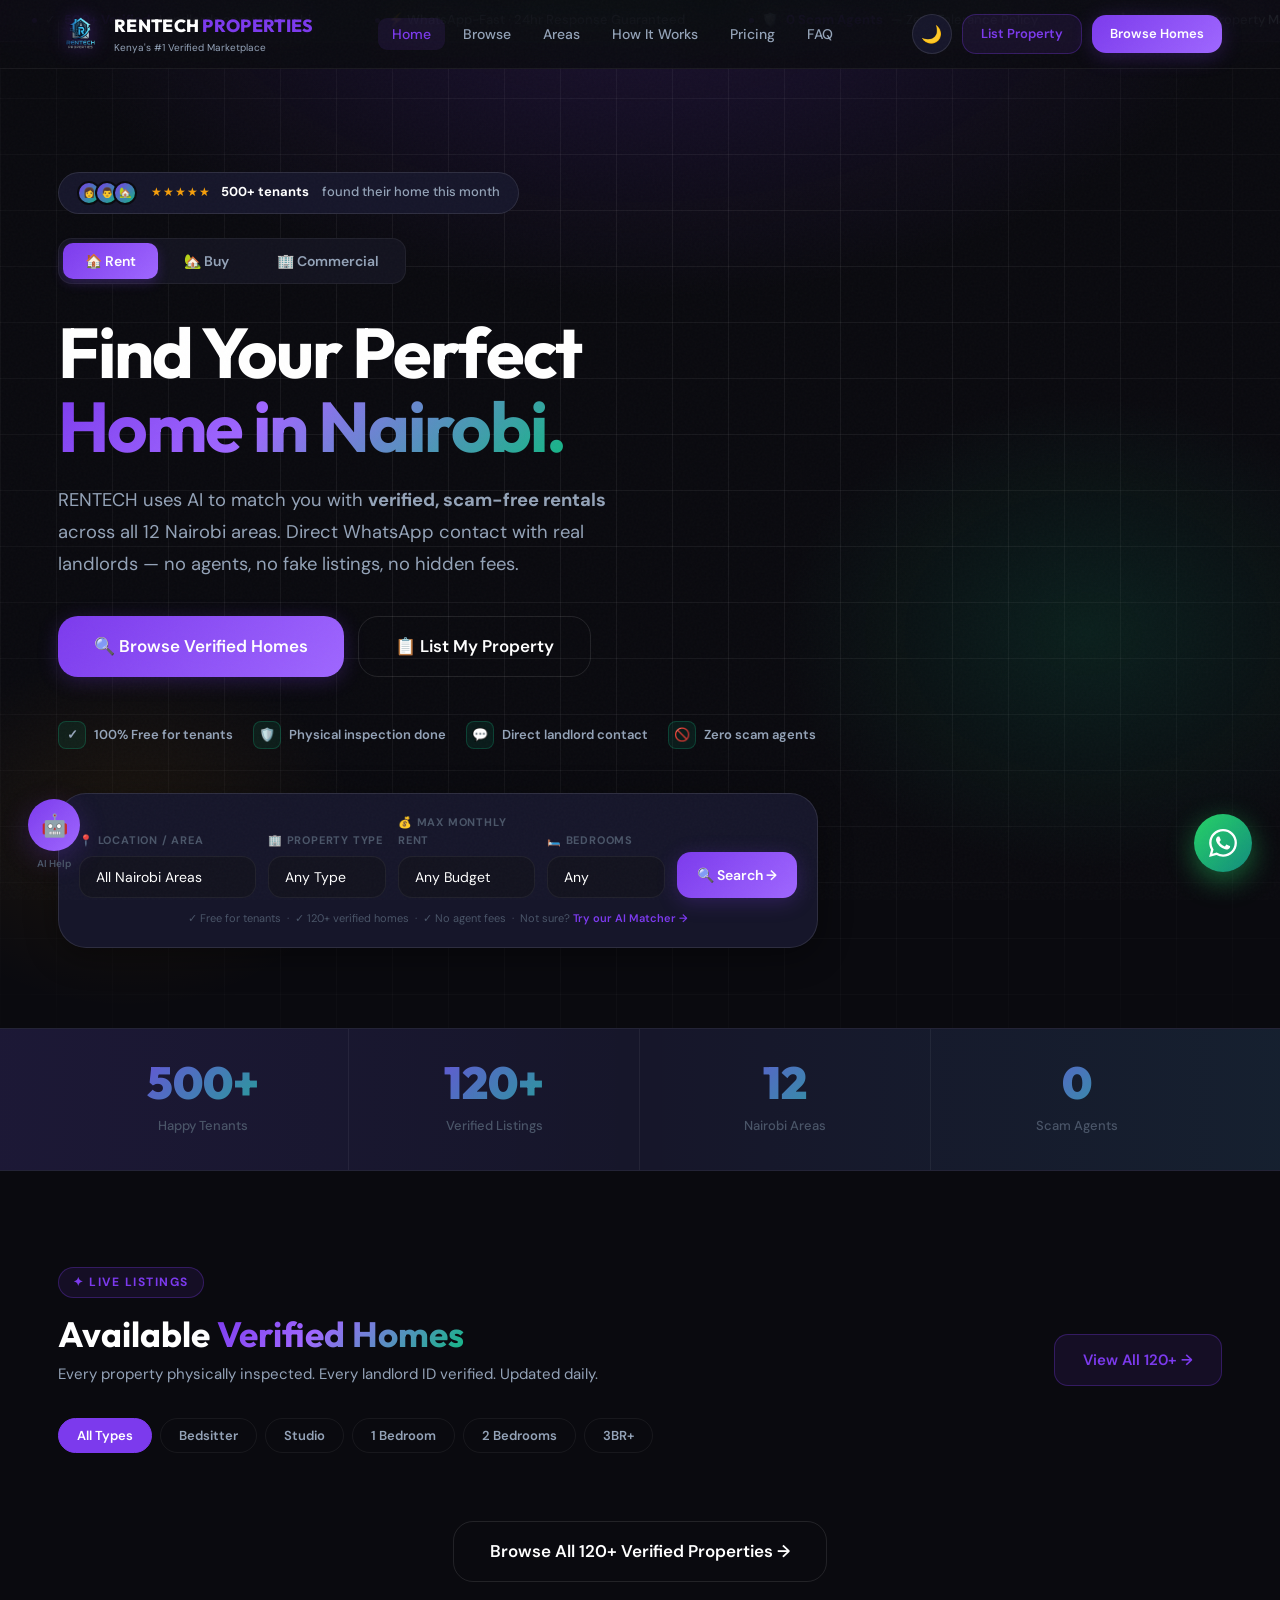
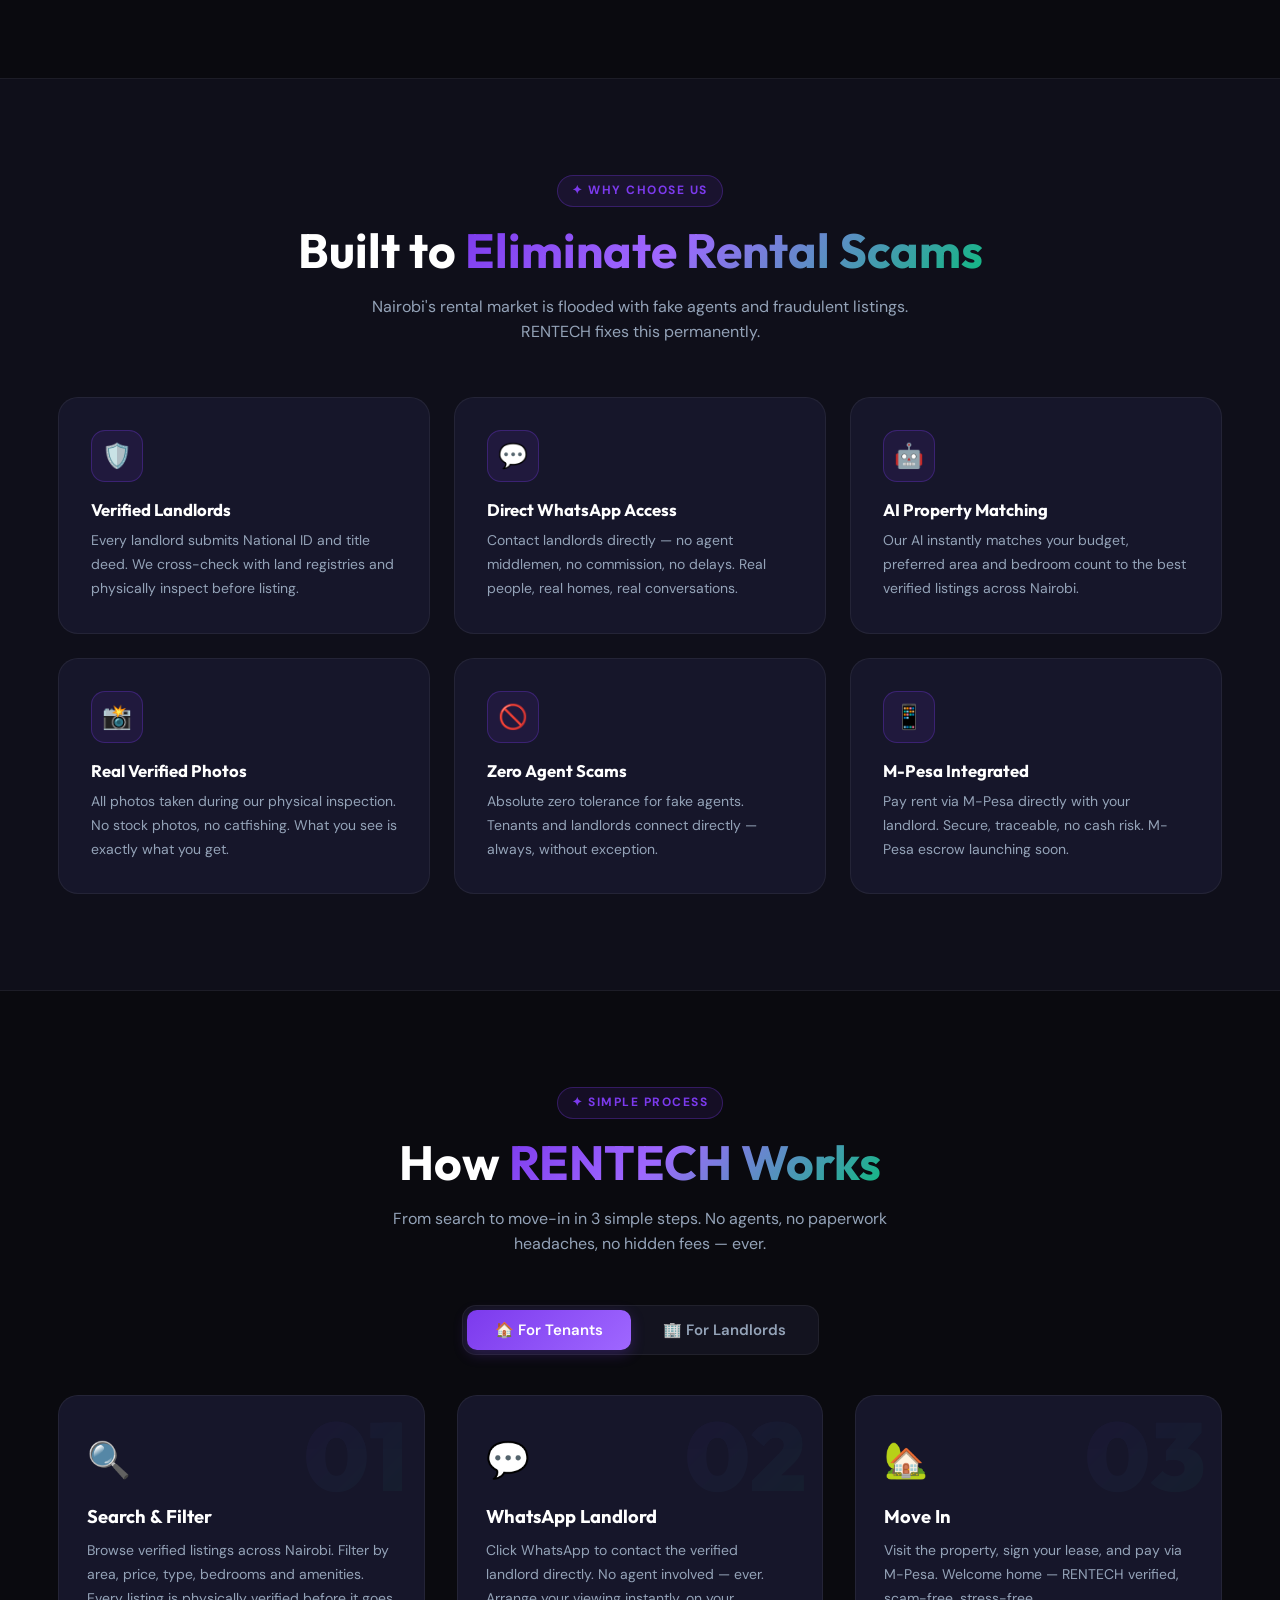
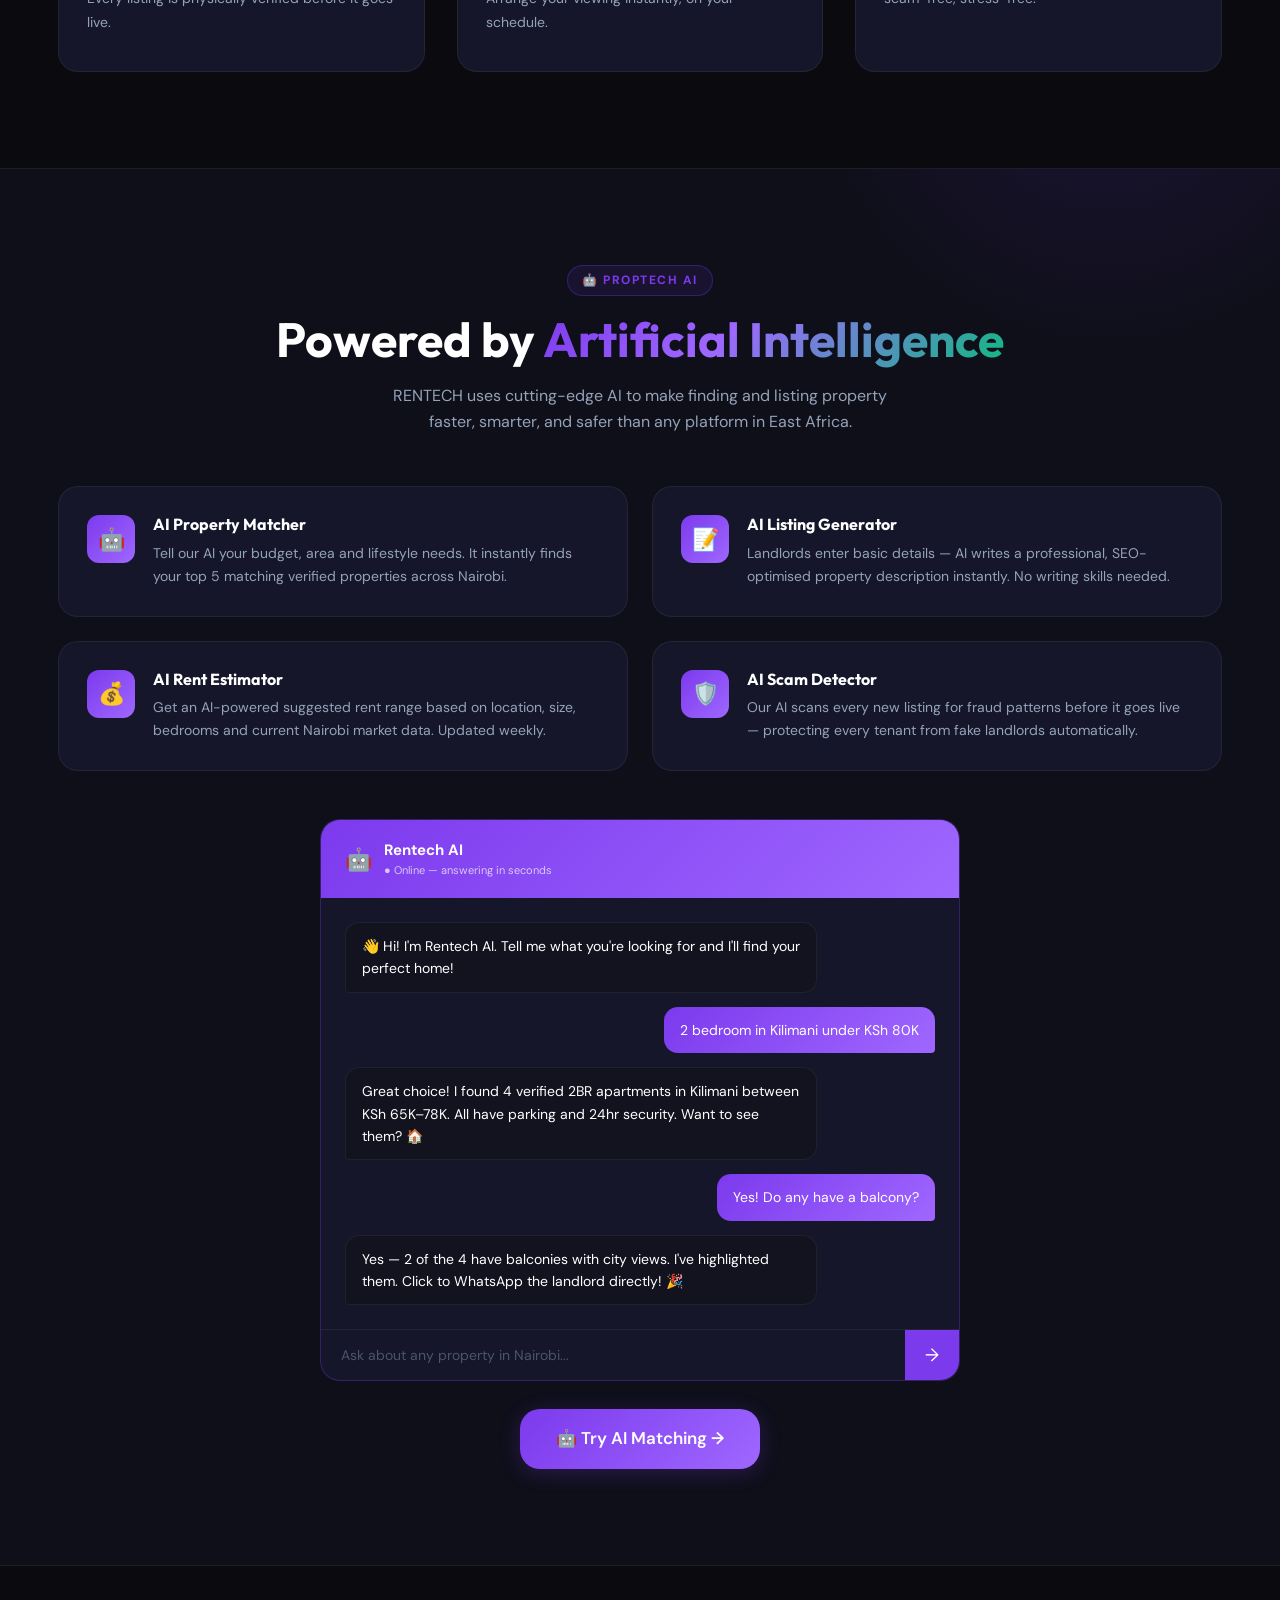
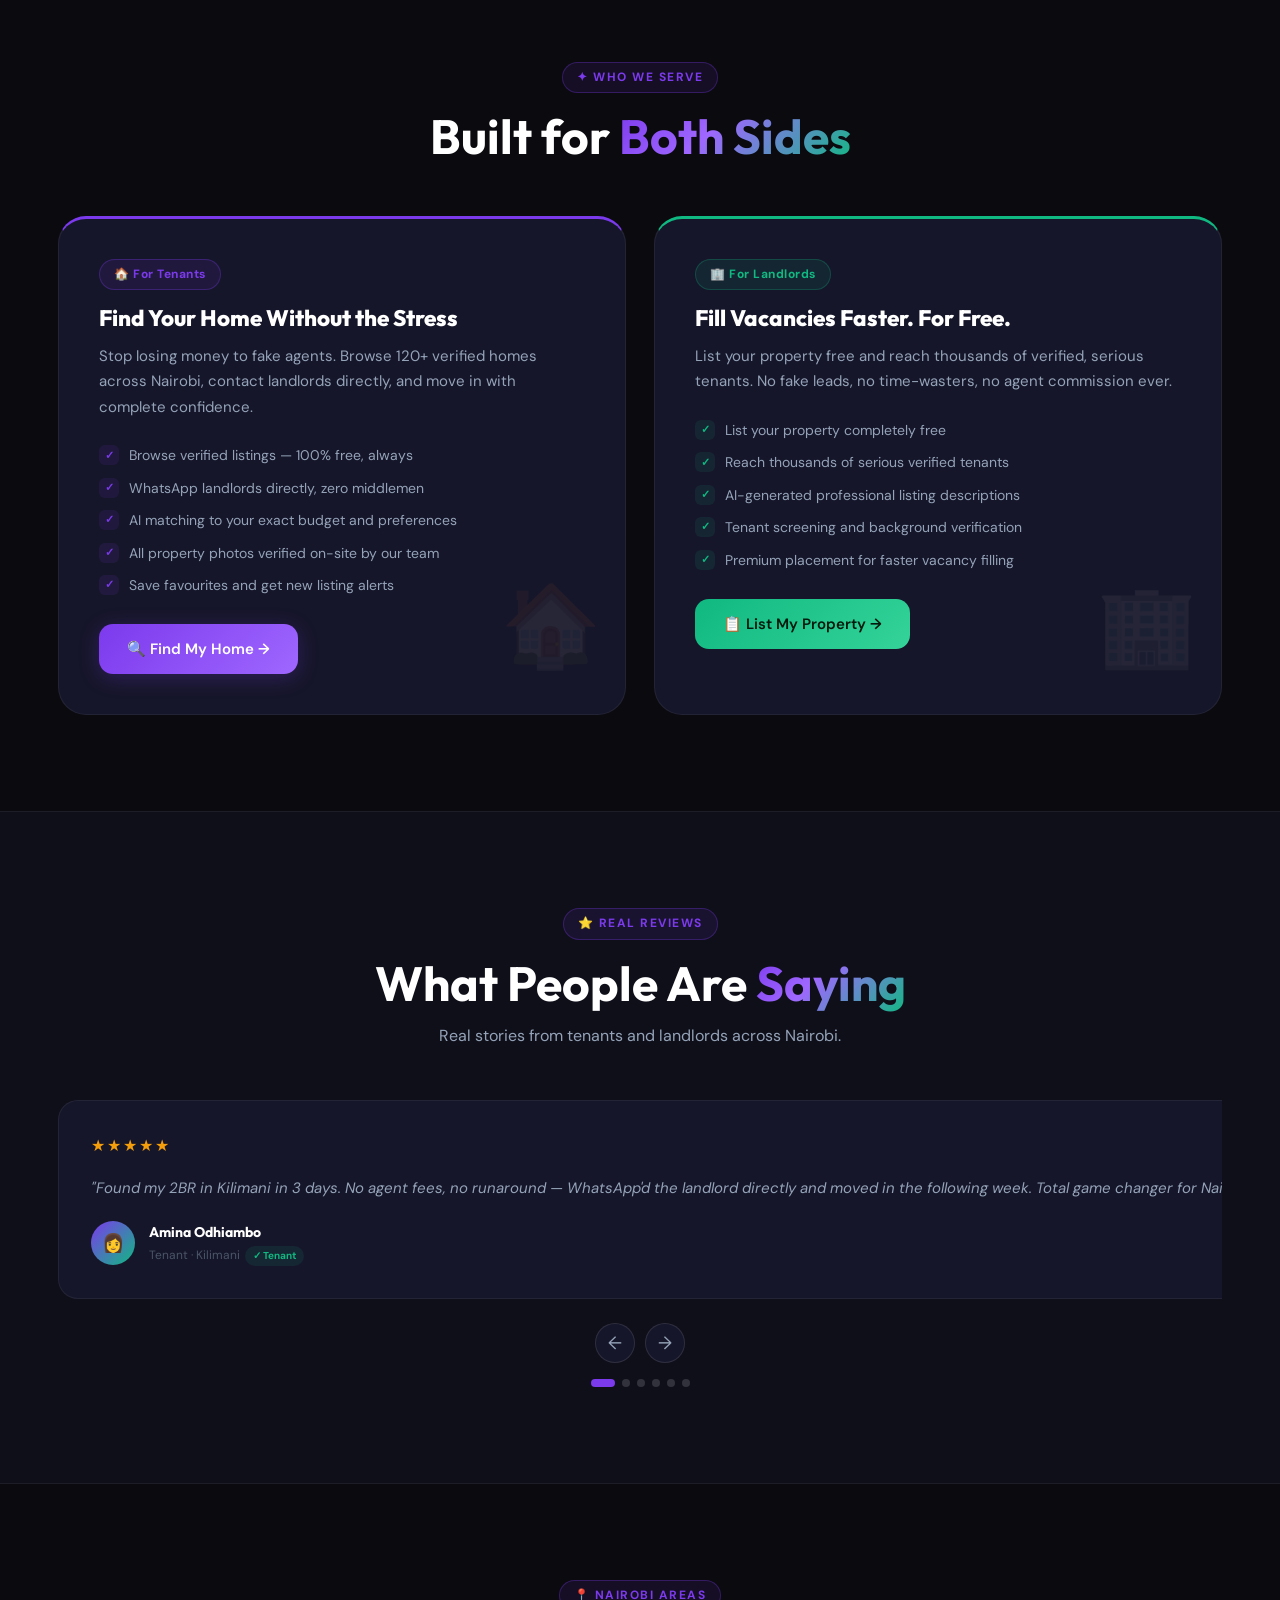
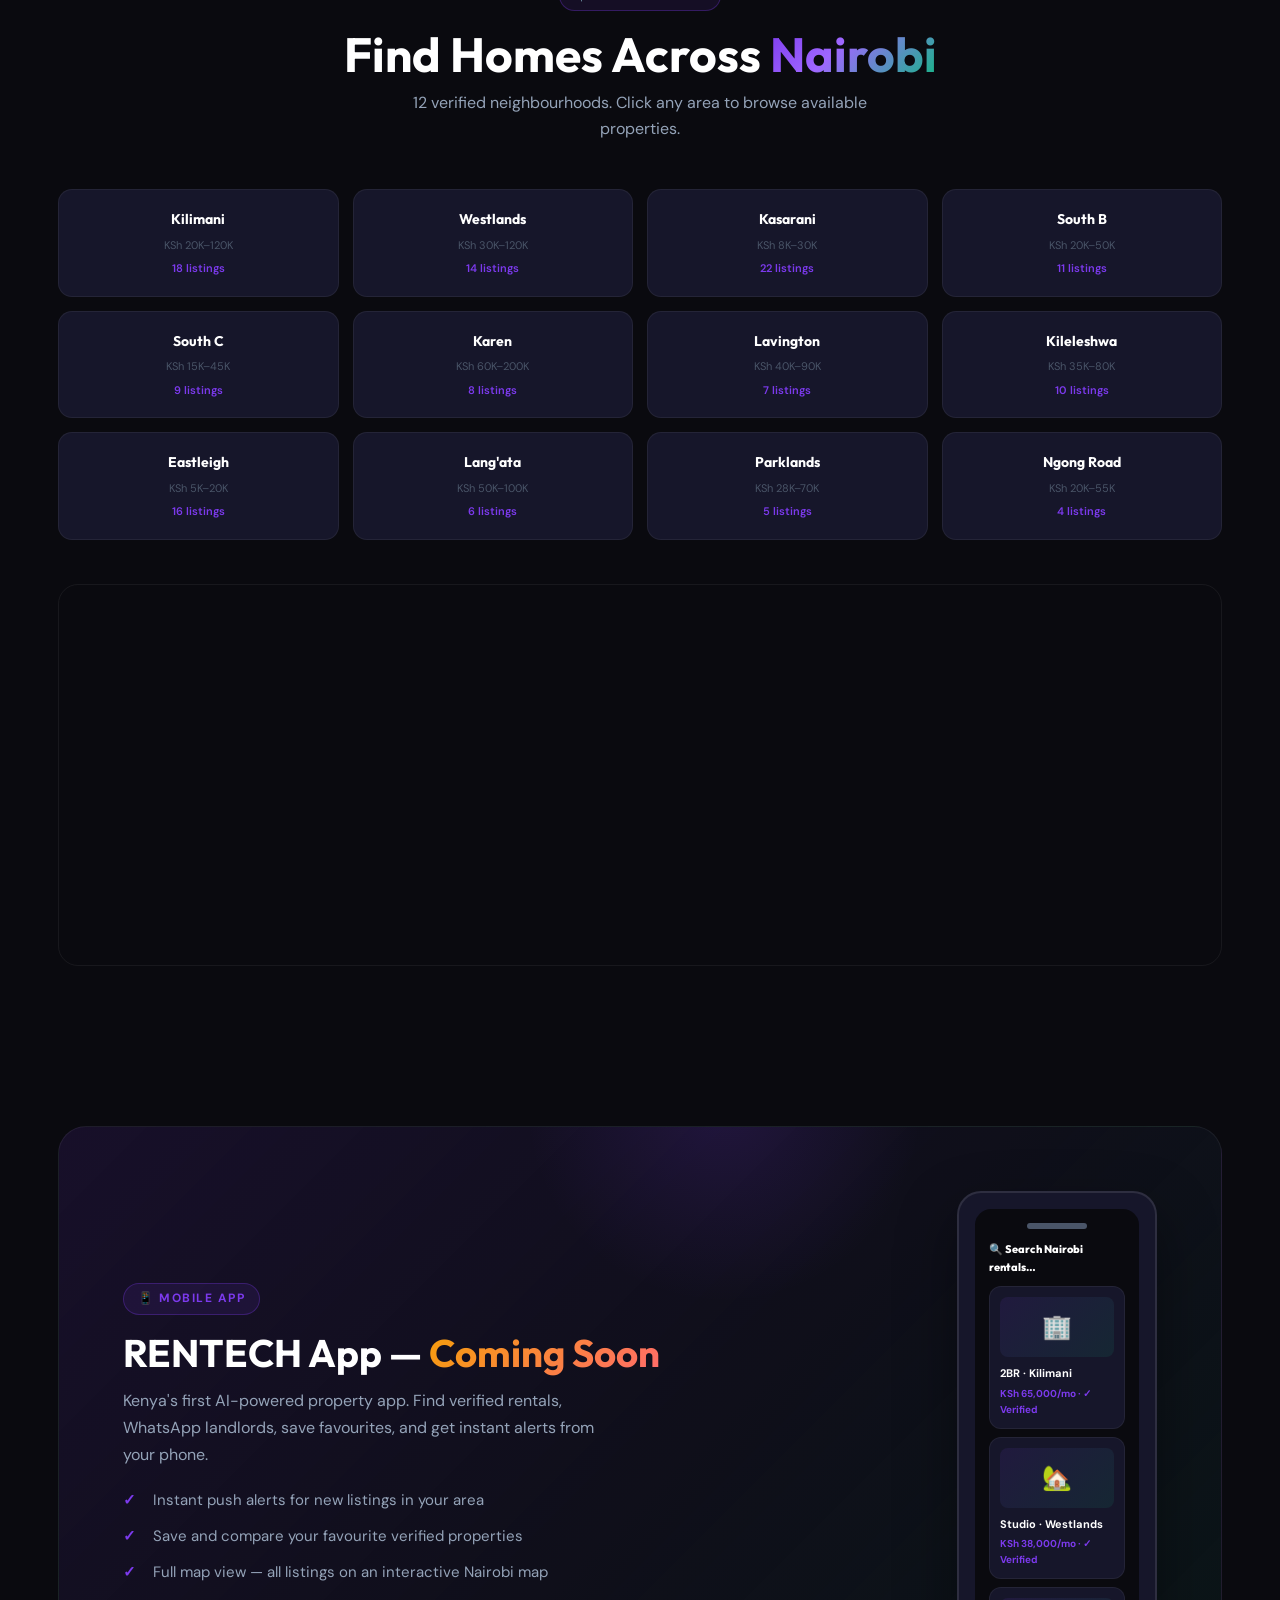
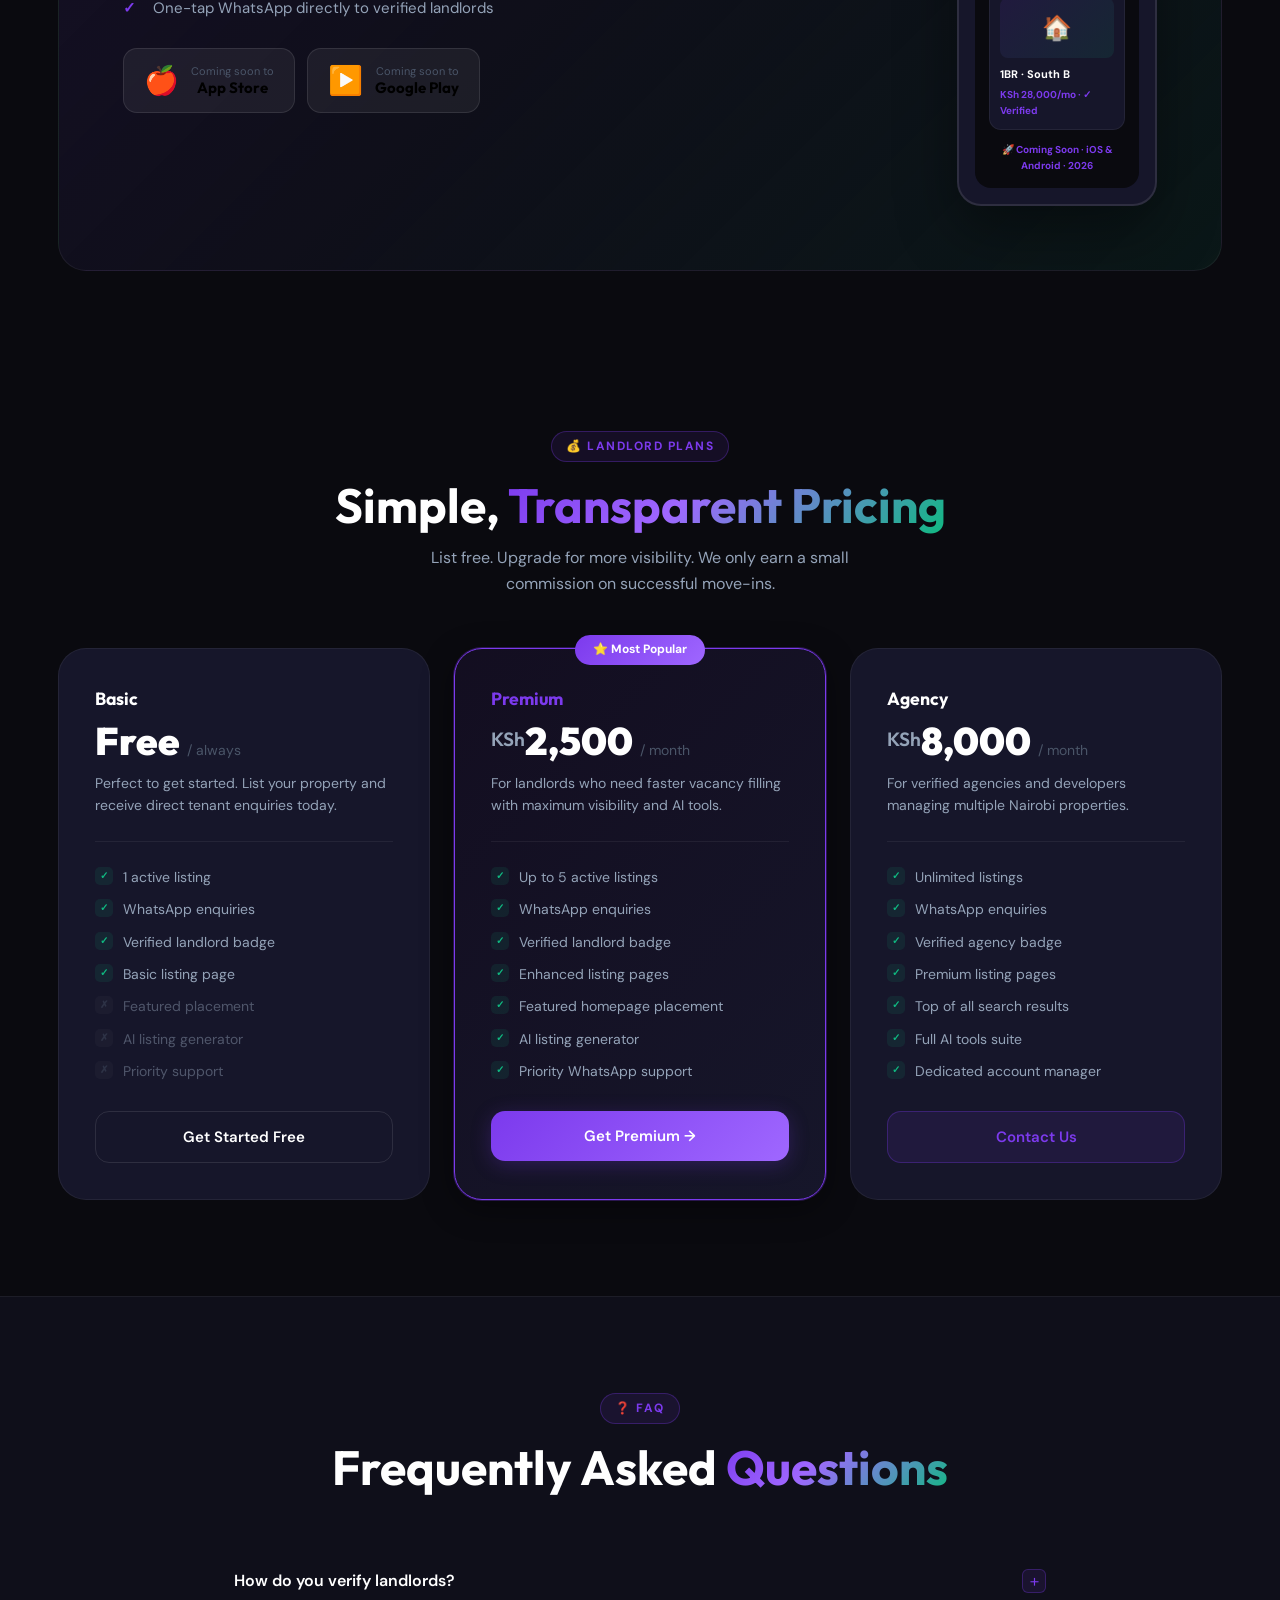
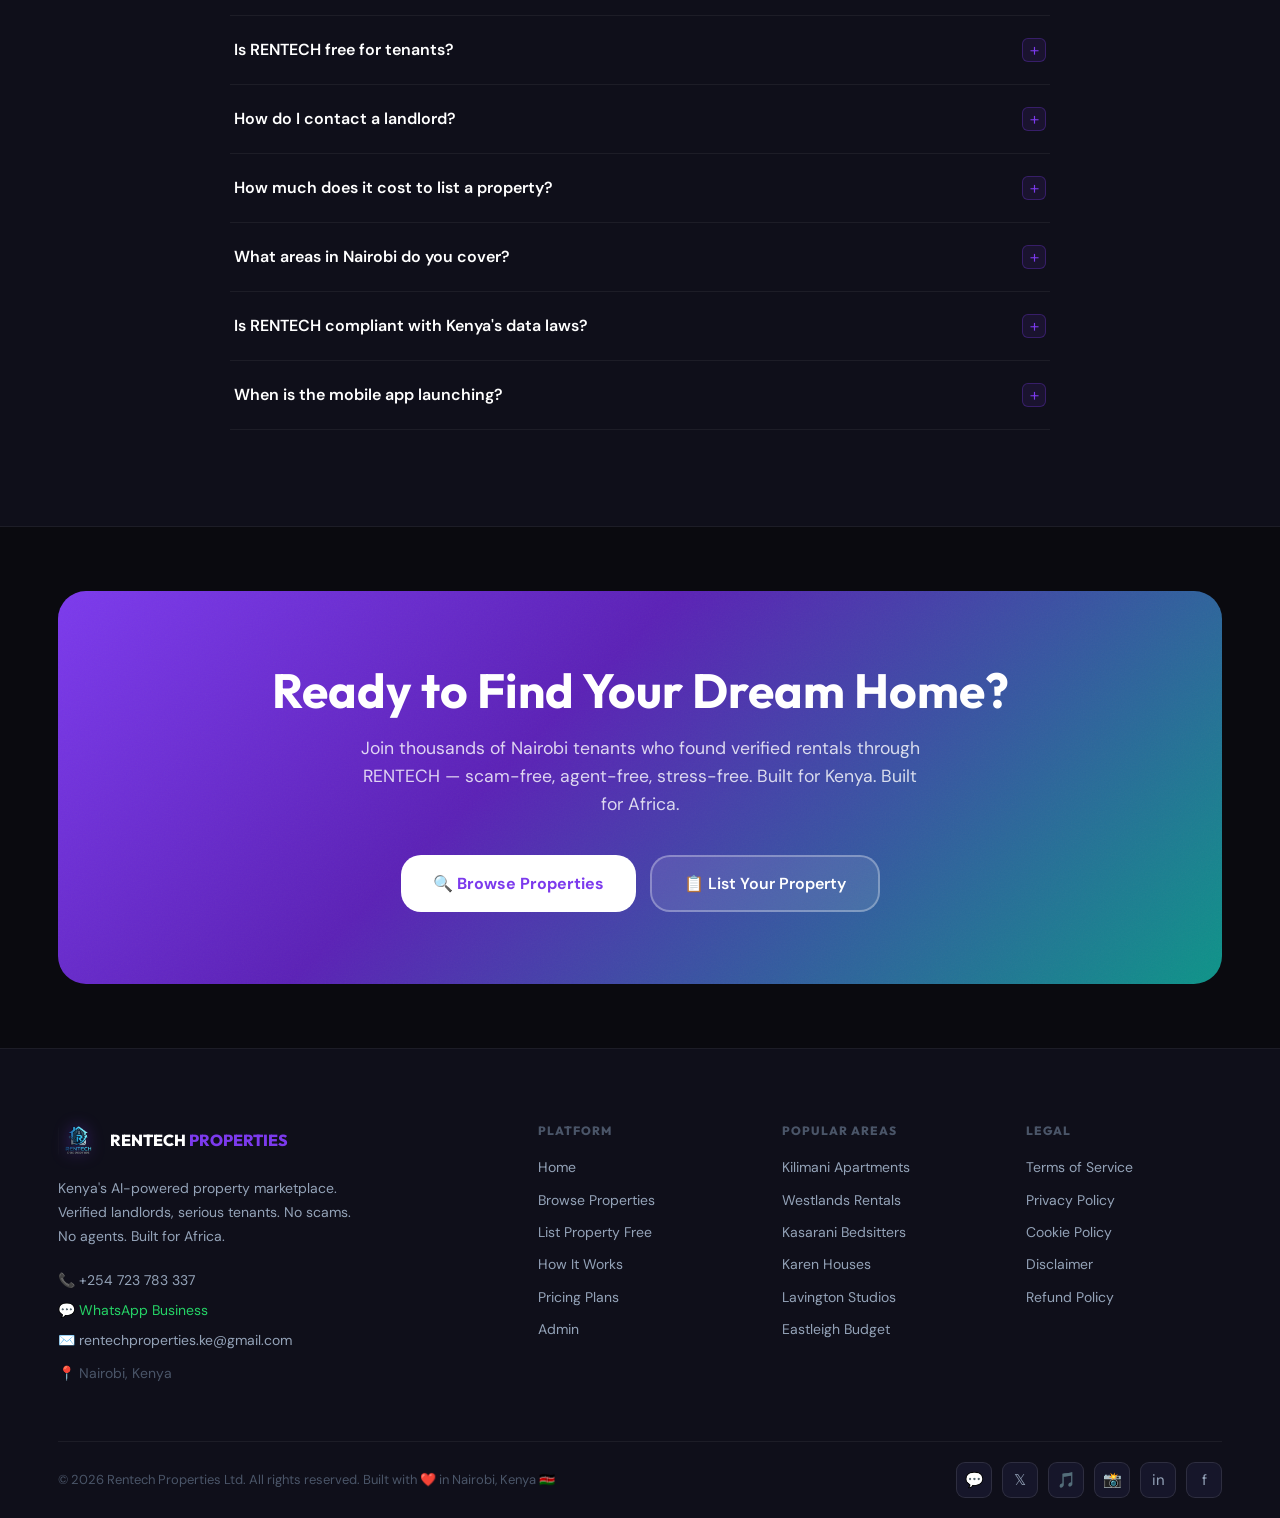
<file: index.html>
<!DOCTYPE html>
<html lang="en" data-theme="dark">
<head>
<meta charset="UTF-8">
<meta name="viewport" content="width=device-width, initial-scale=1.0">
<title>Rentech Properties | Kenya's #1 Verified Property Marketplace – Nairobi Rentals</title>
<meta name="description" content="Nairobi's AI-powered, scam-free rental marketplace. 500+ verified landlords. Direct WhatsApp contact. No agents, no fake listings, no hidden fees.">
<meta name="keywords" content="apartments for rent Nairobi, verified rentals Kenya, Kilimani apartments, Westlands rental, scam-free property Nairobi">
<meta property="og:title" content="Rentech Properties — Kenya's #1 Verified Property Marketplace">
<meta property="og:description" content="AI-powered. Scam-free. 500+ verified properties across Nairobi.">
<meta property="og:url" content="https://rentech.co.ke/">
<link rel="canonical" href="https://rentech.co.ke/">
<link rel="icon" type="image/png" sizes="32x32" href="favicon-32x32.png">
<link rel="icon" type="image/png" sizes="16x16" href="favicon-16x16.png">
<link rel="preconnect" href="https://fonts.googleapis.com">
<link rel="preconnect" href="https://fonts.gstatic.com" crossorigin>
<link href="https://fonts.googleapis.com/css2?family=Outfit:wght@400;500;600;700;800;900&family=DM+Sans:opsz,wght@9..40,400;9..40,500;9..40,600&display=swap" rel="stylesheet">

<style>
/* ═══════════════════════════════════════════════════════════
   RENTECH BRAND SYSTEM — LIGHT + DARK THEMES
   Primary: Deep Purple #7C3AED
   Accent:  Emerald #10B981
   Energy:  Orange #F59E0B
   ═══════════════════════════════════════════════════════════ */

:root {
  /* Brand constants */
  --purple:        #7C3AED;
  --purple-light:  #9F67FF;
  --purple-dim:    rgba(124,58,237,.10);
  --purple-glow:   rgba(124,58,237,.25);
  --purple-border: rgba(124,58,237,.30);
  --emerald:       #10B981;
  --emerald-dim:   rgba(16,185,129,.10);
  --emerald-glow:  rgba(16,185,129,.25);
  --orange:        #F59E0B;
  --orange-dim:    rgba(245,158,11,.10);
  --red:           #EF4444;
  --blue:          #3B82F6;
  --wa-green:      #25D366;
  --radius:        14px;
  --radius-lg:     20px;
  --radius-xl:     28px;
}

/* ── DARK THEME (default) ─────────────────────────── */
[data-theme="dark"] {
  --bg:          #0A0A0F;
  --bg-2:        #0F0F1A;
  --bg-3:        #13131F;
  --card:        #16162A;
  --card-hover:  #1E1E35;
  --border:      rgba(255,255,255,.06);
  --border-md:   rgba(255,255,255,.10);
  --border-lg:   rgba(255,255,255,.15);
  --text:        #FFFFFF;
  --text-2:      #E2E8F0;
  --muted:       #94A3B8;
  --dim:         #4A5568;
  --shadow:      0 24px 60px rgba(0,0,0,.6);
  --shadow-card: 0 8px 32px rgba(0,0,0,.4);
  --nav-bg:      rgba(10,10,15,.80);
}

/* ── LIGHT THEME ──────────────────────────────────── */
[data-theme="light"] {
  --bg:          #F9FAFB;
  --bg-2:        #FFFFFF;
  --bg-3:        #F3F4F6;
  --card:        #FFFFFF;
  --card-hover:  #F9FAFB;
  --border:      rgba(0,0,0,.06);
  --border-md:   rgba(0,0,0,.10);
  --border-lg:   rgba(0,0,0,.15);
  --text:        #1A1A1A;
  --text-2:      #374151;
  --muted:       #6B7280;
  --dim:         #9CA3AF;
  --shadow:      0 24px 60px rgba(0,0,0,.08);
  --shadow-card: 0 4px 20px rgba(0,0,0,.07);
  --nav-bg:      rgba(249,250,251,.88);
}

/* ── RESET & BASE ─────────────────────────────────── */
*,*::before,*::after { margin:0; padding:0; box-sizing:border-box; }
html { scroll-behavior:smooth; font-size:16px; }
body {
  background: var(--bg);
  color: var(--text);
  font-family: 'DM Sans', sans-serif;
  overflow-x: hidden;
  line-height: 1.6;
  transition: background .3s, color .3s;
}
h1,h2,h3,h4,h5,.heading { font-family:'Outfit',sans-serif; line-height:1.15; }
a { text-decoration:none; color:inherit; }
ul { list-style:none; }
img { max-width:100%; }
button { cursor:pointer; font-family:'DM Sans',sans-serif; }

.container { max-width:1220px; margin:0 auto; padding:0 28px; }
.section { padding:96px 0; }
.section-sm { padding:64px 0; }
.text-center { text-align:center; }
.text-purple { color:var(--purple); }
.text-emerald { color:var(--emerald); }
.text-orange { color:var(--orange); }
.text-muted { color:var(--muted); }

/* Gradient text */
.gradient-text {
  background: linear-gradient(135deg, var(--purple) 0%, var(--purple-light) 40%, var(--emerald) 100%);
  -webkit-background-clip: text; -webkit-text-fill-color: transparent; background-clip: text;
}
.gradient-text-warm {
  background: linear-gradient(135deg, var(--orange) 0%, #FF6B6B 100%);
  -webkit-background-clip: text; -webkit-text-fill-color: transparent; background-clip: text;
}

/* Section labels */
.eyebrow {
  display: inline-flex; align-items:center; gap:8px;
  font-size:12px; font-weight:700; letter-spacing:1.5px; text-transform:uppercase;
  color: var(--purple); padding:5px 14px;
  background: var(--purple-dim); border:1px solid var(--purple-border);
  border-radius:50px; margin-bottom:16px;
}
[data-theme="light"] .eyebrow { background:rgba(124,58,237,.08); }

/* ── NOISE TEXTURE ────────────────────────────────── */
body::after {
  content:''; position:fixed; inset:0; pointer-events:none; z-index:9999;
  background-image: url("data:image/svg+xml,%3Csvg viewBox='0 0 512 512' xmlns='http://www.w3.org/2000/svg'%3E%3Cfilter id='noise'%3E%3CfeTurbulence type='fractalNoise' baseFrequency='0.75' numOctaves='4' stitchTiles='stitch'/%3E%3C/filter%3E%3Crect width='100%25' height='100%25' filter='url(%23noise)'/%3E%3C/svg%3E");
  opacity: 0.025;
}

/* ── BUTTONS ──────────────────────────────────────── */
.btn {
  display:inline-flex; align-items:center; justify-content:center;
  gap:8px; padding:13px 28px; border-radius:var(--radius);
  font-weight:600; font-size:15px; transition:all .22s cubic-bezier(.4,0,.2,1);
  border:none; cursor:pointer; font-family:'DM Sans',sans-serif;
  white-space:nowrap; position:relative; overflow:hidden;
}
.btn::after { content:''; position:absolute; inset:0; background:rgba(255,255,255,0); transition:background .2s; }
.btn:hover::after { background:rgba(255,255,255,.07); }

.btn-primary {
  background: linear-gradient(135deg, var(--purple), var(--purple-light));
  color:#fff; box-shadow: 0 4px 20px var(--purple-glow);
}
.btn-primary:hover { transform:translateY(-2px); box-shadow:0 12px 32px var(--purple-glow); }

.btn-emerald {
  background: linear-gradient(135deg, var(--emerald), #34D399);
  color:#021a0d;
}
.btn-emerald:hover { transform:translateY(-2px); box-shadow:0 12px 28px var(--emerald-glow); }

.btn-outline {
  background:transparent; border:1.5px solid var(--border-md); color:var(--text);
}
.btn-outline:hover { border-color:var(--purple); color:var(--purple); transform:translateY(-2px); }

.btn-ghost {
  background:var(--purple-dim); color:var(--purple); border:1px solid var(--purple-border);
}
.btn-ghost:hover { background:var(--purple); color:#fff; transform:translateY(-2px); }

.btn-wa {
  background: linear-gradient(135deg, #25D366, #128C7E);
  color:#fff;
}
.btn-wa:hover { transform:translateY(-2px); box-shadow:0 12px 28px rgba(37,211,102,.3); }

.btn-lg { padding:16px 36px; font-size:17px; border-radius:var(--radius-lg); }
.btn-sm { padding:9px 18px; font-size:13px; }
.btn-full { width:100%; }
.btn-icon { width:42px; height:42px; padding:0; border-radius:50%; }

/* ── TICKER ───────────────────────────────────────── */
.ticker-bar {
  background: linear-gradient(90deg, var(--purple-dim), var(--emerald-dim), var(--purple-dim));
  border-bottom:1px solid var(--border-md); padding:10px 0; overflow:hidden;
  position:relative; z-index:10;
}
[data-theme="light"] .ticker-bar { background:linear-gradient(90deg,rgba(124,58,237,.06),rgba(16,185,129,.06),rgba(124,58,237,.06)); }
.ticker-track { display:flex; white-space:nowrap; animation:ticker 35s linear infinite; }
.ticker-track:hover { animation-play-state:paused; }
.ticker-item { display:inline-flex; align-items:center; gap:8px; padding:0 32px; font-size:13px; font-weight:500; color:var(--muted); }
.ticker-gem { width:5px; height:5px; background:var(--purple); border-radius:50%; flex-shrink:0; }
.ticker-item strong { color:var(--purple); }
@keyframes ticker { 0%{transform:translateX(0)} 100%{transform:translateX(-50%)} }

/* ── NAVIGATION ───────────────────────────────────── */
.nav {
  position:fixed; top:0; width:100%; z-index:500;
  background: var(--nav-bg);
  backdrop-filter:blur(24px); -webkit-backdrop-filter:blur(24px);
  border-bottom:1px solid var(--border); transition:all .3s;
}
.nav.scrolled {
  background: var(--bg-2);
  box-shadow: 0 4px 24px rgba(0,0,0,.12);
}
[data-theme="light"] .nav.scrolled { box-shadow:0 4px 24px rgba(0,0,0,.08); }
.nav-wrap { display:flex; align-items:center; justify-content:space-between; height:68px; gap:20px; }
.nav-logo { display:flex; align-items:center; gap:12px; flex-shrink:0; }
.nav-logo img {
  height:44px; width:44px; object-fit:contain; border-radius:10px;
  filter: drop-shadow(0 0 10px rgba(124,58,237,.4));
  transition:transform .3s;
}
.nav-logo:hover img { transform:scale(1.05) rotate(-3deg); }
.nav-logo-text { font-family:'Outfit',sans-serif; font-size:1.1rem; font-weight:800; letter-spacing:.3px; }
.nav-logo-sub { font-size:10px; color:var(--muted); font-family:'DM Sans',sans-serif; }
.nav-links { display:flex; align-items:center; gap:4px; }
.nav-links a {
  padding:7px 14px; border-radius:9px; font-size:14px; font-weight:500;
  color:var(--muted); transition:all .2s;
}
.nav-links a:hover { color:var(--text); background:var(--border); }
.nav-links a.active { color:var(--purple); background:var(--purple-dim); }
.nav-right { display:flex; align-items:center; gap:10px; }
.theme-btn {
  width:40px; height:40px; border-radius:50%; border:1.5px solid var(--border-md);
  background:var(--card); color:var(--muted); font-size:17px;
  display:flex; align-items:center; justify-content:center; transition:all .2s;
}
.theme-btn:hover { border-color:var(--purple); color:var(--purple); background:var(--purple-dim); }
.hamburger {
  display:none; width:40px; height:40px; border-radius:9px;
  border:1.5px solid var(--border-md); background:var(--card); color:var(--text);
  font-size:19px; align-items:center; justify-content:center;
}
.mobile-menu {
  display:none; flex-direction:column; background:var(--bg-2);
  border-top:1px solid var(--border); padding:16px 24px; gap:4px;
}
.mobile-menu.open { display:flex; }
.mobile-menu a { padding:12px 8px; border-bottom:1px solid var(--border); color:var(--muted); font-size:15px; font-weight:500; transition:color .2s; }
.mobile-menu a:last-child { border-bottom:none; }
.mobile-menu a:hover { color:var(--purple); }

/* ── HERO SECTION ─────────────────────────────────── */
.hero {
  min-height:100vh; display:flex; align-items:center;
  padding:130px 0 80px; position:relative; overflow:hidden;
}
/* Gradient mesh background */
.hero-mesh {
  position:absolute; inset:0; pointer-events:none;
  background:
    radial-gradient(ellipse 80% 60% at 50% -10%, rgba(124,58,237,.18) 0%, transparent 60%),
    radial-gradient(ellipse 40% 40% at 85% 60%, rgba(16,185,129,.12) 0%, transparent 60%),
    radial-gradient(ellipse 30% 30% at 10% 80%, rgba(245,158,11,.08) 0%, transparent 60%);
}
[data-theme="light"] .hero-mesh {
  background:
    radial-gradient(ellipse 80% 60% at 50% -10%, rgba(124,58,237,.10) 0%, transparent 60%),
    radial-gradient(ellipse 40% 40% at 85% 60%, rgba(16,185,129,.08) 0%, transparent 60%),
    radial-gradient(ellipse 30% 30% at 10% 80%, rgba(245,158,11,.06) 0%, transparent 60%);
}
/* Grid overlay */
.hero-grid {
  position:absolute; inset:0; pointer-events:none;
  background-image:
    linear-gradient(var(--border) 1px, transparent 1px),
    linear-gradient(90deg, var(--border) 1px, transparent 1px);
  background-size:56px 56px;
  mask-image:radial-gradient(ellipse 90% 80% at 50% 40%, black 30%, transparent 100%);
}
.hero-content { position:relative; z-index:2; max-width:760px; }
.hero-right { position:absolute; right:0; top:50%; transform:translateY(-50%); width:480px; z-index:1; }

/* Floating social proof pill */
.hero-proof {
  display:inline-flex; align-items:center; gap:10px;
  background:var(--card); border:1px solid var(--border-md);
  backdrop-filter:blur(16px); padding:8px 18px; border-radius:50px;
  font-size:13px; font-weight:500; color:var(--muted); margin-bottom:24px;
}
.proof-avatars { display:flex; margin-right:4px; }
.proof-avatar {
  width:24px; height:24px; border-radius:50%; border:2px solid var(--bg);
  background:linear-gradient(135deg, var(--purple), var(--emerald));
  display:flex; align-items:center; justify-content:center; font-size:10px;
  margin-left:-6px;
}
.proof-avatar:first-child { margin-left:0; }
.proof-stars { color:var(--orange); font-size:12px; letter-spacing:1px; }

.hero h1 { font-size:clamp(3rem,5.5vw,5.2rem); letter-spacing:-2px; margin-bottom:20px; line-height:1.05; }
.hero-desc { font-size:clamp(1rem,1.8vw,1.15rem); color:var(--muted); max-width:580px; margin-bottom:36px; line-height:1.75; }

/* Property type toggle */
.type-toggle { display:flex; gap:4px; background:var(--bg-3); border:1px solid var(--border); border-radius:var(--radius); padding:4px; width:fit-content; margin-bottom:32px; }
.type-btn { padding:9px 22px; border-radius:10px; border:none; background:transparent; color:var(--muted); font-weight:600; font-size:14px; cursor:pointer; transition:all .2s; font-family:'DM Sans',sans-serif; }
.type-btn.active { background:linear-gradient(135deg,var(--purple),var(--purple-light)); color:#fff; box-shadow:0 4px 12px var(--purple-glow); }

.hero-ctas { display:flex; gap:14px; flex-wrap:wrap; margin-bottom:44px; }

/* Trust signals row */
.hero-trust { display:flex; flex-wrap:wrap; gap:20px; }
.trust-item { display:flex; align-items:center; gap:8px; font-size:13px; font-weight:600; color:var(--muted); }
.trust-item .icon { width:28px; height:28px; border-radius:8px; background:var(--emerald-dim); border:1px solid var(--emerald-glow); display:flex; align-items:center; justify-content:center; font-size:13px; }

/* Hero search card */
.hero-search {
  background:var(--card); border:1px solid var(--border-md);
  border-radius:var(--radius-xl); padding:20px; margin-top:44px;
  box-shadow:var(--shadow-card); backdrop-filter:blur(20px);
  max-width:820px;
}
.search-grid { display:grid; grid-template-columns:1.5fr 1fr 1fr 1fr auto; gap:12px; align-items:end; }
.search-field { display:flex; flex-direction:column; gap:6px; }
.search-field label { font-size:11px; font-weight:700; text-transform:uppercase; letter-spacing:.8px; color:var(--dim); }
.search-select {
  background:var(--bg-3); border:1.5px solid var(--border);
  color:var(--text); padding:11px 16px; border-radius:var(--radius);
  outline:none; font-family:'DM Sans',sans-serif; font-size:14px;
  cursor:pointer; -webkit-appearance:none; appearance:none; transition:border-color .2s;
}
.search-select:focus { border-color:var(--purple); }
[data-theme="light"] .search-select { background:#F3F4F6; }
.search-hint { font-size:11px; color:var(--dim); margin-top:12px; text-align:center; }
.search-hint a { color:var(--purple); font-weight:600; }

/* ── STATS BAR ────────────────────────────────────── */
.stats-bar {
  background:var(--card); border-top:1px solid var(--border); border-bottom:1px solid var(--border);
  padding:0; position:relative; overflow:hidden;
}
.stats-bar::before {
  content:''; position:absolute; inset:0;
  background:linear-gradient(90deg, var(--purple-dim), transparent, var(--emerald-dim));
  opacity:.6;
}
.stats-wrap { display:grid; grid-template-columns:repeat(4,1fr); position:relative; z-index:1; }
.stat-cell { text-align:center; padding:32px 20px; border-right:1px solid var(--border); }
.stat-cell:last-child { border-right:none; }
.stat-num {
  font-family:'Outfit',sans-serif; font-size:clamp(2rem,4vw,2.8rem);
  font-weight:900; display:block; line-height:1; margin-bottom:6px;
  background:linear-gradient(135deg,var(--purple),var(--emerald));
  -webkit-background-clip:text; -webkit-text-fill-color:transparent; background-clip:text;
}
.stat-label { font-size:13px; color:var(--dim); font-weight:500; }

/* ── LISTINGS SECTION ─────────────────────────────── */
.listings-header { display:flex; align-items:flex-end; justify-content:space-between; margin-bottom:32px; flex-wrap:wrap; gap:16px; }
.listings-title { font-size:clamp(1.6rem,3vw,2.2rem); }

/* Type filter pills */
.type-pills { display:flex; gap:8px; flex-wrap:wrap; margin-bottom:28px; }
.type-pill {
  padding:8px 18px; border:1.5px solid var(--border); border-radius:50px;
  background:transparent; color:var(--muted); font-size:13px; font-weight:600;
  cursor:pointer; transition:all .2s; font-family:'DM Sans',sans-serif;
}
.type-pill:hover { border-color:var(--purple); color:var(--purple); }
.type-pill.active { background:var(--purple); color:#fff; border-color:var(--purple); }

/* Cards grid */
.cards-grid { display:grid; grid-template-columns:repeat(3,1fr); gap:24px; }

/* ── PROPERTY CARD ────────────────────────────────── */
.prop-card {
  background:var(--card); border:1.5px solid var(--border);
  border-radius:var(--radius-lg); overflow:hidden;
  display:flex; flex-direction:column;
  transition:transform .3s cubic-bezier(.4,0,.2,1), box-shadow .3s, border-color .3s;
  position:relative;
}
.prop-card:hover {
  transform:translateY(-8px);
  border-color:var(--purple);
  box-shadow:0 28px 56px rgba(0,0,0,.3), 0 0 0 1px var(--purple-border), 0 0 40px var(--purple-dim);
}
[data-theme="light"] .prop-card:hover { box-shadow:0 16px 40px rgba(124,58,237,.15), 0 0 0 1px var(--purple-border); }
.prop-card-img {
  height:210px; position:relative; overflow:hidden;
  background:linear-gradient(135deg, #0D0D2B, #1a0a3d);
  display:flex; align-items:center; justify-content:center; font-size:5rem;
  cursor:pointer;
}
[data-theme="light"] .prop-card-img { background:linear-gradient(135deg,#EDE9FE,#DDD6FE); }
.prop-card-img::before {
  content:''; position:absolute; inset:0;
  background:linear-gradient(to bottom, transparent 40%, rgba(0,0,0,.5));
}
.prop-card-img:hover .card-emoji { transform:scale(1.08); transition:transform .4s; }
.card-emoji { position:relative; z-index:1; transition:transform .4s; }
.card-tags { position:absolute; top:14px; left:14px; display:flex; gap:6px; z-index:2; }
.tag {
  padding:4px 10px; border-radius:7px; font-size:11px; font-weight:800;
  letter-spacing:.3px; backdrop-filter:blur(8px);
}
.tag-new { background:var(--purple); color:#fff; }
.tag-hot { background:var(--orange); color:#021a0d; }
.tag-verified { background:rgba(16,185,129,.2); color:var(--emerald); border:1px solid rgba(16,185,129,.3); }
.tag-featured { background:rgba(245,158,11,.2); color:var(--orange); border:1px solid rgba(245,158,11,.3); }
.card-save-btn {
  position:absolute; top:14px; right:14px; width:34px; height:34px;
  border-radius:50%; background:rgba(0,0,0,.4); backdrop-filter:blur(8px);
  border:1.5px solid rgba(255,255,255,.15); color:rgba(255,255,255,.7);
  font-size:15px; z-index:2; display:flex; align-items:center; justify-content:center;
  cursor:pointer; transition:all .2s;
}
.card-save-btn:hover { background:rgba(239,68,68,.3); border-color:rgba(239,68,68,.5); color:#ef4444; }
.card-save-btn.saved { color:#ef4444; border-color:rgba(239,68,68,.4); background:rgba(239,68,68,.15); }

.prop-card-body { padding:20px; flex:1; display:flex; flex-direction:column; gap:10px; }
.card-location { font-size:12px; color:var(--muted); display:flex; align-items:center; gap:5px; }
.card-title { font-family:'Outfit',sans-serif; font-size:1.05rem; font-weight:700; line-height:1.3; cursor:pointer; transition:color .2s; }
.card-title:hover { color:var(--purple); }
.card-price {
  font-family:'Outfit',sans-serif; font-size:1.35rem; font-weight:900;
  background:linear-gradient(135deg,var(--purple),var(--emerald));
  -webkit-background-clip:text; -webkit-text-fill-color:transparent; background-clip:text;
}
.card-price sub { font-size:12px; color:var(--dim); font-weight:400; font-family:'DM Sans',sans-serif; -webkit-text-fill-color:var(--dim); }
.card-specs { display:flex; gap:12px; font-size:13px; color:var(--muted); padding:10px 0; border-top:1px solid var(--border); border-bottom:1px solid var(--border); }
.card-spec { display:flex; align-items:center; gap:4px; }
.card-pills { display:flex; flex-wrap:wrap; gap:5px; }
.card-pill { background:var(--bg-3); border:1px solid var(--border); padding:3px 9px; border-radius:50px; font-size:11px; color:var(--muted); }
[data-theme="light"] .card-pill { background:#F3F4F6; }
.card-status { font-size:12px; color:var(--emerald); font-weight:600; display:flex; align-items:center; gap:5px; }
.status-dot { width:6px; height:6px; border-radius:50%; background:var(--emerald); animation:pulse 2s infinite; flex-shrink:0; }
.card-actions { display:grid; grid-template-columns:1fr 1fr; gap:8px; margin-top:auto; padding-top:4px; }
.card-actions a {
  display:flex; align-items:center; justify-content:center; gap:6px;
  padding:10px; border-radius:var(--radius); font-size:13px; font-weight:600; transition:all .2s;
}
.card-btn-detail { background:var(--purple-dim); color:var(--purple); border:1px solid var(--purple-border); }
.card-btn-detail:hover { background:var(--purple); color:#fff; }
.card-btn-wa { background:linear-gradient(135deg,#25D366,#128C7E); color:#fff; }
.card-btn-wa:hover { transform:translateY(-1px); box-shadow:0 6px 16px rgba(37,211,102,.3); }
.prop-card-foot { background:var(--emerald-dim); border-top:1px solid rgba(16,185,129,.15); padding:10px 20px; display:flex; align-items:center; gap:6px; font-size:12px; font-weight:600; color:var(--emerald); }

/* ── WHY CHOOSE US ────────────────────────────────── */
.features-section { background:var(--bg-2); border-top:1px solid var(--border); border-bottom:1px solid var(--border); }
.features-grid { display:grid; grid-template-columns:repeat(3,1fr); gap:24px; }
.feature-card {
  background:var(--card); border:1.5px solid var(--border);
  border-radius:var(--radius-lg); padding:32px; transition:all .3s; position:relative; overflow:hidden;
}
.feature-card::before {
  content:''; position:absolute; top:0; left:0; right:0; height:3px;
  background:linear-gradient(90deg,var(--purple),var(--emerald));
  transform:scaleX(0); transition:transform .3s; transform-origin:left;
}
.feature-card:hover::before { transform:scaleX(1); }
.feature-card:hover { transform:translateY(-4px); border-color:var(--purple-border); box-shadow:var(--shadow-card); }
.feature-icon {
  width:52px; height:52px; border-radius:14px;
  background:var(--purple-dim); border:1px solid var(--purple-border);
  display:flex; align-items:center; justify-content:center; font-size:24px;
  margin-bottom:18px;
}
.feature-title { font-family:'Outfit',sans-serif; font-size:1.05rem; font-weight:700; margin-bottom:10px; }
.feature-desc { font-size:14px; color:var(--muted); line-height:1.7; }

/* ── HOW IT WORKS ─────────────────────────────────── */
.how-tabs { display:flex; gap:4px; background:var(--bg-3); border:1px solid var(--border); border-radius:var(--radius); padding:4px; width:fit-content; margin:0 auto 40px; }
.how-tab { padding:10px 28px; border-radius:10px; border:none; background:transparent; color:var(--muted); font-weight:600; font-size:15px; cursor:pointer; transition:all .2s; font-family:'DM Sans',sans-serif; }
.how-tab.active { background:linear-gradient(135deg,var(--purple),var(--purple-light)); color:#fff; box-shadow:0 4px 14px var(--purple-glow); }
.how-content { display:none; }
.how-content.active { display:block; }
.steps-grid { display:grid; grid-template-columns:repeat(3,1fr); gap:32px; }
.step-card {
  background:var(--card); border:1.5px solid var(--border);
  border-radius:var(--radius-lg); padding:36px 28px;
  position:relative; overflow:hidden; transition:all .3s;
}
.step-card:hover { transform:translateY(-5px); border-color:var(--purple-border); box-shadow:var(--shadow-card); }
.step-number {
  font-family:'Outfit',sans-serif; font-size:6rem; font-weight:900; line-height:1;
  position:absolute; top:12px; right:16px; opacity:.05;
  background:linear-gradient(135deg,var(--purple),var(--emerald));
  -webkit-background-clip:text; -webkit-text-fill-color:transparent; background-clip:text;
}
.step-icon { font-size:2.2rem; margin-bottom:18px; }
.step-title { font-family:'Outfit',sans-serif; font-size:1.15rem; font-weight:700; margin-bottom:12px; }
.step-desc { font-size:14px; color:var(--muted); line-height:1.7; }

/* ── AI SECTION ───────────────────────────────────── */
.ai-section { background:var(--bg-2); border-top:1px solid var(--border); border-bottom:1px solid var(--border); position:relative; overflow:hidden; }
.ai-section::before {
  content:''; position:absolute; top:-30%; right:-10%; width:600px; height:600px;
  background:radial-gradient(circle,rgba(124,58,237,.12) 0%,transparent 70%); pointer-events:none;
}
.ai-grid { display:grid; grid-template-columns:repeat(2,1fr); gap:24px; }
.ai-card {
  background:var(--card); border:1.5px solid var(--border);
  border-radius:var(--radius-lg); padding:28px; transition:all .3s;
  display:flex; gap:18px; align-items:flex-start;
}
.ai-card:hover { border-color:var(--purple-border); transform:translateY(-3px); box-shadow:var(--shadow-card); }
.ai-icon {
  width:48px; height:48px; border-radius:12px; flex-shrink:0;
  background:linear-gradient(135deg,var(--purple),var(--purple-light));
  display:flex; align-items:center; justify-content:center; font-size:22px;
}
.ai-card-title { font-family:'Outfit',sans-serif; font-weight:700; font-size:1rem; margin-bottom:8px; }
.ai-card-desc { font-size:14px; color:var(--muted); line-height:1.65; }

/* AI Demo chat */
.ai-demo {
  background:var(--card); border:1.5px solid var(--purple-border);
  border-radius:var(--radius-lg); overflow:hidden; margin-top:48px;
}
.ai-demo-header {
  background:linear-gradient(135deg,var(--purple),var(--purple-light));
  padding:18px 24px; display:flex; align-items:center; gap:12px;
}
.ai-demo-avatar {
  width:38px; height:38px; border-radius:50%; background:rgba(255,255,255,.2);
  display:flex; align-items:center; justify-content:center; font-size:18px;
}
.ai-demo-body { padding:24px; display:flex; flex-direction:column; gap:14px; }
.ai-msg { max-width:80%; padding:12px 16px; border-radius:14px; font-size:14px; line-height:1.6; }
.ai-msg-bot { background:var(--bg-3); border:1px solid var(--border); align-self:flex-start; border-bottom-left-radius:4px; }
.ai-msg-user { background:linear-gradient(135deg,var(--purple),var(--purple-light)); color:#fff; align-self:flex-end; border-bottom-right-radius:4px; }
.ai-demo-input { display:flex; border-top:1px solid var(--border); }
.ai-demo-input input { flex:1; background:transparent; border:none; padding:16px 20px; color:var(--text); outline:none; font-family:'DM Sans',sans-serif; font-size:14px; }
.ai-demo-input input::placeholder { color:var(--dim); }
.ai-demo-send { padding:12px 20px; background:var(--purple); border:none; color:#fff; cursor:pointer; font-size:18px; transition:background .2s; }
.ai-demo-send:hover { background:var(--purple-light); }

/* ── FOR TENANTS / LANDLORDS ──────────────────────── */
.audience-grid { display:grid; grid-template-columns:1fr 1fr; gap:28px; }
.audience-card {
  background:var(--card); border:1.5px solid var(--border);
  border-radius:var(--radius-xl); padding:40px; transition:all .3s; position:relative; overflow:hidden;
}
.audience-card:hover { transform:translateY(-4px); box-shadow:var(--shadow-card); }
.audience-card.tenant { border-top:3px solid var(--purple); }
.audience-card.tenant:hover { border-color:var(--purple); }
.audience-card.landlord { border-top:3px solid var(--emerald); }
.audience-card.landlord:hover { border-color:var(--emerald); }
.audience-tag { display:inline-block; padding:5px 14px; border-radius:50px; font-size:12px; font-weight:700; letter-spacing:.5px; margin-bottom:16px; }
.audience-card.tenant .audience-tag { background:var(--purple-dim); color:var(--purple); border:1px solid var(--purple-border); }
.audience-card.landlord .audience-tag { background:var(--emerald-dim); color:var(--emerald); border:1px solid var(--emerald-glow); }
.audience-title { font-family:'Outfit',sans-serif; font-size:1.4rem; font-weight:800; margin-bottom:12px; }
.audience-desc { font-size:15px; color:var(--muted); margin-bottom:24px; line-height:1.7; }
.audience-list { display:flex; flex-direction:column; gap:10px; margin-bottom:28px; }
.audience-item { display:flex; align-items:flex-start; gap:10px; font-size:14px; color:var(--muted); }
.audience-item .check { width:20px; height:20px; border-radius:6px; flex-shrink:0; display:flex; align-items:center; justify-content:center; font-size:11px; font-weight:700; margin-top:1px; }
.audience-card.tenant .check { background:var(--purple-dim); color:var(--purple); }
.audience-card.landlord .check { background:var(--emerald-dim); color:var(--emerald); }
.audience-emoji { position:absolute; bottom:24px; right:24px; font-size:5rem; opacity:.07; }

/* ── TESTIMONIALS ─────────────────────────────────── */
.testimonials-outer { overflow:hidden; position:relative; }
.testimonials-track { display:flex; gap:24px; transition:transform .5s cubic-bezier(.4,0,.2,1); }
.testimonial-card {
  background:var(--card); border:1.5px solid var(--border);
  border-radius:var(--radius-lg); padding:32px;
  min-width:calc(50% - 12px); flex-shrink:0;
  transition:border-color .3s;
}
.testimonial-card:hover { border-color:var(--purple-border); }
.t-stars { font-size:16px; letter-spacing:2px; margin-bottom:16px; }
.t-text { font-size:15px; color:var(--muted); line-height:1.75; margin-bottom:20px; font-style:italic; }
.t-author { display:flex; align-items:center; gap:14px; }
.t-avatar {
  width:44px; height:44px; border-radius:50%;
  background:linear-gradient(135deg,var(--purple),var(--emerald));
  display:flex; align-items:center; justify-content:center; font-size:18px; flex-shrink:0;
}
.t-name { font-family:'Outfit',sans-serif; font-weight:700; font-size:14px; margin-bottom:2px; }
.t-role { font-size:12px; color:var(--dim); display:flex; align-items:center; gap:5px; }
.t-verified { background:var(--emerald-dim); color:var(--emerald); padding:2px 8px; border-radius:50px; font-size:10px; font-weight:700; }
.carousel-nav-row { display:flex; justify-content:center; gap:10px; margin-top:24px; }
.carousel-dots { display:flex; justify-content:center; gap:7px; margin-top:16px; }
.c-dot { width:8px; height:8px; border-radius:50%; background:var(--border-lg); border:none; cursor:pointer; transition:all .2s; }
.c-dot.active { background:var(--purple); width:24px; border-radius:4px; }
.c-nav { width:40px; height:40px; border-radius:50%; border:1.5px solid var(--border-md); background:var(--card); color:var(--muted); font-size:18px; cursor:pointer; display:flex; align-items:center; justify-content:center; transition:all .2s; }
.c-nav:hover { border-color:var(--purple); color:var(--purple); }

/* ── AREAS GRID ───────────────────────────────────── */
.areas-grid { display:grid; grid-template-columns:repeat(4,1fr); gap:14px; margin-bottom:44px; }
.area-chip {
  background:var(--card); border:1.5px solid var(--border);
  border-radius:var(--radius); padding:18px 16px; cursor:pointer; transition:all .25s;
  display:flex; flex-direction:column; align-items:center; text-align:center; gap:6px;
}
.area-chip:hover { border-color:var(--purple); transform:translateY(-3px); box-shadow:var(--shadow-card); background:var(--purple-dim); }
.area-chip-name { font-family:'Outfit',sans-serif; font-weight:700; font-size:14px; }
.area-chip-price { font-size:11px; color:var(--dim); }
.area-chip-count { font-size:11px; color:var(--purple); font-weight:600; }

/* ── APP SECTION ──────────────────────────────────── */
.app-section {
  background:linear-gradient(135deg, rgba(124,58,237,.12), var(--bg-2), rgba(16,185,129,.08));
  border:1px solid var(--border); border-radius:var(--radius-xl);
  padding:64px; display:grid; grid-template-columns:1fr auto;
  gap:40px; align-items:center; position:relative; overflow:hidden;
}
.app-section::before {
  content:''; position:absolute; top:-30%; left:40%; width:400px; height:400px;
  background:radial-gradient(circle,rgba(124,58,237,.15) 0%,transparent 70%); pointer-events:none;
}
.app-features-list { list-style:none; display:flex; flex-direction:column; gap:12px; margin:20px 0 28px; }
.app-feature { display:flex; align-items:center; gap:10px; font-size:15px; color:var(--muted); }
.app-feature::before { content:'✓'; color:var(--purple); font-weight:700; width:20px; flex-shrink:0; }
.app-btns { display:flex; gap:12px; flex-wrap:wrap; }
.app-store-btn {
  display:flex; align-items:center; gap:12px;
  background:rgba(255,255,255,.06); border:1.5px solid var(--border-md);
  border-radius:var(--radius); padding:13px 20px; cursor:pointer; transition:all .2s;
}
.app-store-btn:hover { background:var(--purple-dim); border-color:var(--purple); }
.app-store-icon { font-size:28px; }
.app-store-label { font-size:11px; color:var(--dim); }
.app-store-name { font-family:'Outfit',sans-serif; font-weight:700; font-size:15px; }
.app-phone-mock {
  width:200px; background:var(--card); border:2px solid var(--border-md);
  border-radius:24px; padding:16px; box-shadow:0 24px 60px rgba(0,0,0,.4);
  position:relative; z-index:1;
}
.phone-screen { background:var(--bg); border-radius:16px; padding:14px; min-height:300px; }
.phone-bar { height:6px; width:60px; background:var(--dim); border-radius:3px; margin:0 auto 12px; }
.phone-prop { background:var(--card); border-radius:12px; padding:10px; margin-bottom:8px; border:1px solid var(--border); }
.phone-prop-img { height:60px; background:linear-gradient(135deg,var(--purple-dim),var(--emerald-dim)); border-radius:8px; display:flex; align-items:center; justify-content:center; font-size:24px; margin-bottom:8px; }
.phone-prop-title { font-size:11px; font-weight:700; margin-bottom:3px; }
.phone-prop-price { font-size:10px; color:var(--purple); font-weight:700; }

/* ── PRICING ──────────────────────────────────────── */
.pricing-grid { display:grid; grid-template-columns:repeat(3,1fr); gap:24px; }
.pricing-card {
  background:var(--card); border:1.5px solid var(--border);
  border-radius:var(--radius-xl); padding:36px; position:relative; transition:all .3s;
}
.pricing-card:hover { transform:translateY(-4px); box-shadow:var(--shadow-card); }
.pricing-card.popular {
  border-color:var(--purple);
  background:linear-gradient(135deg,rgba(124,58,237,.08),var(--card));
  box-shadow:0 0 0 1px var(--purple-border), var(--shadow-card);
}
.popular-badge {
  position:absolute; top:-14px; left:50%; transform:translateX(-50%);
  background:linear-gradient(135deg,var(--purple),var(--purple-light));
  color:#fff; padding:5px 18px; border-radius:50px; font-size:12px; font-weight:700;
  white-space:nowrap;
}
.plan-name { font-family:'Outfit',sans-serif; font-size:1.1rem; font-weight:700; margin-bottom:8px; }
.plan-price { font-family:'Outfit',sans-serif; font-size:2.4rem; font-weight:900; line-height:1; margin-bottom:4px; }
.plan-price .plan-currency { font-size:1.2rem; vertical-align:top; margin-top:8px; display:inline-block; font-weight:600; color:var(--muted); }
.plan-price .plan-period { font-size:14px; color:var(--dim); font-weight:400; font-family:'DM Sans',sans-serif; }
.plan-desc { font-size:14px; color:var(--muted); margin:12px 0 24px; padding-bottom:24px; border-bottom:1px solid var(--border); }
.plan-features { display:flex; flex-direction:column; gap:10px; margin-bottom:28px; }
.plan-feature { display:flex; align-items:flex-start; gap:10px; font-size:14px; color:var(--muted); }
.plan-feature .tick { width:18px; height:18px; border-radius:5px; flex-shrink:0; display:flex; align-items:center; justify-content:center; font-size:10px; font-weight:700; margin-top:1px; }
.plan-feature.yes .tick { background:var(--emerald-dim); color:var(--emerald); }
.plan-feature.no { opacity:.45; }
.plan-feature.no .tick { background:var(--border); color:var(--dim); }

/* ── FAQ ──────────────────────────────────────────── */
.faq-list { max-width:820px; margin:0 auto; }
.faq-item { border-bottom:1px solid var(--border); }
.faq-q {
  width:100%; background:none; border:none; color:var(--text);
  text-align:left; padding:22px 4px; font-size:16px; font-weight:600;
  font-family:'DM Sans',sans-serif; display:flex; align-items:center;
  justify-content:space-between; gap:16px; cursor:pointer; transition:color .2s;
}
.faq-q:hover { color:var(--purple); }
.faq-icon { width:24px; height:24px; border-radius:6px; background:var(--purple-dim); color:var(--purple); border:1px solid var(--purple-border); display:flex; align-items:center; justify-content:center; font-size:18px; flex-shrink:0; transition:all .3s; font-weight:300; }
.faq-item.open .faq-icon { background:var(--purple); color:#fff; transform:rotate(45deg); }
.faq-a { max-height:0; overflow:hidden; transition:max-height .35s ease, padding .3s; }
.faq-item.open .faq-a { max-height:300px; padding-bottom:20px; }
.faq-a p { font-size:15px; color:var(--muted); line-height:1.75; padding:0 4px; }

/* ── CTA BANNER ───────────────────────────────────── */
.cta-banner {
  background:linear-gradient(135deg, var(--purple) 0%, #5B21B6 40%, #0D9488 100%);
  border-radius:var(--radius-xl); padding:72px; text-align:center;
  position:relative; overflow:hidden;
}
.cta-banner::before {
  content:''; position:absolute; inset:0;
  background:url("data:image/svg+xml,%3Csvg viewBox='0 0 400 400' xmlns='http://www.w3.org/2000/svg'%3E%3Cfilter id='n'%3E%3CfeTurbulence type='fractalNoise' baseFrequency='0.65' numOctaves='3' stitchTiles='stitch'/%3E%3C/filter%3E%3Crect width='100%25' height='100%25' filter='url(%23n)'/%3E%3C/svg%3E");
  opacity:.04;
}
.cta-banner h2 { font-size:clamp(2rem,4vw,3rem); color:#fff; margin-bottom:16px; position:relative; z-index:1; }
.cta-banner p { font-size:1.1rem; color:rgba(255,255,255,.8); max-width:560px; margin:0 auto 36px; position:relative; z-index:1; }
.cta-btns { display:flex; gap:14px; justify-content:center; flex-wrap:wrap; position:relative; z-index:1; }
.cta-btn-white { background:#fff; color:var(--purple); font-weight:700; padding:14px 32px; border-radius:var(--radius-lg); transition:all .2s; display:inline-flex; align-items:center; gap:8px; font-size:16px; }
.cta-btn-white:hover { transform:translateY(-2px); box-shadow:0 12px 32px rgba(0,0,0,.2); }
.cta-btn-outline-white { background:rgba(255,255,255,.1); border:2px solid rgba(255,255,255,.3); color:#fff; font-weight:600; padding:14px 32px; border-radius:var(--radius-lg); transition:all .2s; display:inline-flex; align-items:center; gap:8px; font-size:16px; }
.cta-btn-outline-white:hover { background:rgba(255,255,255,.2); border-color:rgba(255,255,255,.6); transform:translateY(-2px); }

/* ── FOOTER ───────────────────────────────────────── */
.footer { background:var(--bg-2); border-top:1px solid var(--border); padding:72px 0 0; }
.footer-grid { display:grid; grid-template-columns:2.2fr 1fr 1fr 1fr; gap:48px; margin-bottom:56px; }
.footer-brand { display:flex; align-items:center; gap:12px; margin-bottom:16px; }
.footer-brand img { height:40px; width:40px; object-fit:contain; border-radius:9px; filter:drop-shadow(0 0 8px rgba(124,58,237,.35)); }
.footer-brand-text { font-family:'Outfit',sans-serif; font-size:1rem; font-weight:800; }
.footer-desc { font-size:14px; color:var(--muted); line-height:1.7; margin-bottom:20px; max-width:300px; }
.footer-contact a { display:block; font-size:14px; color:var(--muted); margin-bottom:8px; transition:color .2s; }
.footer-contact a:hover { color:var(--purple); }
.footer-col-title { font-family:'Outfit',sans-serif; font-size:12px; font-weight:800; text-transform:uppercase; letter-spacing:1px; color:var(--dim); margin-bottom:16px; }
.footer-links a { display:block; font-size:14px; color:var(--muted); margin-bottom:10px; transition:color .2s; }
.footer-links a:hover { color:var(--purple); }
.footer-bottom { border-top:1px solid var(--border); padding:20px 0; display:flex; align-items:center; justify-content:space-between; flex-wrap:wrap; gap:14px; }
.footer-bottom p { font-size:13px; color:var(--dim); }
.social-row { display:flex; gap:10px; }
.social-btn {
  width:36px; height:36px; border-radius:9px; border:1.5px solid var(--border-md);
  background:var(--card); color:var(--muted); font-size:15px;
  display:flex; align-items:center; justify-content:center; transition:all .2s;
}
.social-btn:hover { border-color:var(--purple); color:var(--purple); background:var(--purple-dim); }

/* ── FLOATS ───────────────────────────────────────── */
.float-wa {
  position:fixed; bottom:28px; right:28px;
  width:58px; height:58px; border-radius:50%;
  background:linear-gradient(135deg,#25D366,#128C7E);
  display:flex; align-items:center; justify-content:center;
  color:#fff; box-shadow:0 8px 28px rgba(37,211,102,.45); z-index:400;
  animation:floatBounce 3s ease-in-out infinite; transition:transform .2s,box-shadow .2s;
}
.float-wa:hover { transform:scale(1.12); animation:none; box-shadow:0 16px 40px rgba(37,211,102,.5); }
.float-wa-tip { position:absolute; right:68px; background:var(--card); border:1px solid var(--border-md); padding:7px 13px; border-radius:9px; font-size:13px; white-space:nowrap; opacity:0; pointer-events:none; transition:opacity .2s; color:var(--text); }
.float-wa:hover .float-wa-tip { opacity:1; }

.scroll-top-btn {
  position:fixed; bottom:100px; right:28px;
  width:44px; height:44px; border-radius:50%;
  background:var(--card); border:1.5px solid var(--border-md);
  color:var(--muted); font-size:20px; cursor:pointer;
  display:flex; align-items:center; justify-content:center;
  transition:all .3s; z-index:400; opacity:0; transform:translateY(12px); pointer-events:none;
  backdrop-filter:blur(12px);
}
.scroll-top-btn.show { opacity:1; transform:translateY(0); pointer-events:all; }
.scroll-top-btn:hover { background:var(--purple); border-color:var(--purple); color:#fff; transform:translateY(-3px); box-shadow:0 8px 24px var(--purple-glow); }

/* ── AI CHATBOT WIDGET ────────────────────────────── */
.chat-fab {
  position:fixed; bottom:28px; left:28px; z-index:400;
  display:flex; flex-direction:column; align-items:center; gap:5px;
}
.chat-fab-btn {
  width:52px; height:52px; border-radius:50%;
  background:linear-gradient(135deg,var(--purple),var(--purple-light));
  border:none; color:#fff; font-size:22px; cursor:pointer;
  box-shadow:0 8px 28px var(--purple-glow); transition:all .2s;
  display:flex; align-items:center; justify-content:center;
}
.chat-fab-btn:hover { transform:scale(1.1); box-shadow:0 14px 36px var(--purple-glow); }
.chat-fab-label { font-size:10px; color:var(--dim); font-weight:600; }
.chat-panel {
  position:fixed; bottom:92px; left:28px; width:320px; height:440px;
  background:var(--card); border:1.5px solid var(--purple-border);
  border-radius:var(--radius-xl); z-index:400; display:flex; flex-direction:column;
  overflow:hidden; transform:translateY(16px) scale(.95); opacity:0;
  pointer-events:none; transition:all .3s cubic-bezier(.4,0,.2,1);
  box-shadow:var(--shadow);
}
.chat-panel.open { transform:translateY(0) scale(1); opacity:1; pointer-events:all; }
.chat-head {
  background:linear-gradient(135deg,var(--purple),var(--purple-light));
  padding:16px 20px; display:flex; align-items:center; justify-content:space-between;
}
.chat-head-info { display:flex; align-items:center; gap:10px; }
.chat-head-icon { font-size:22px; }
.chat-head-title { font-weight:700; font-size:15px; color:#fff; }
.chat-head-sub { font-size:11px; color:rgba(255,255,255,.7); }
.chat-close-btn { background:rgba(255,255,255,.15); border:none; color:#fff; width:28px; height:28px; border-radius:7px; cursor:pointer; font-size:14px; transition:background .2s; display:flex; align-items:center; justify-content:center; }
.chat-close-btn:hover { background:rgba(255,255,255,.25); }
.chat-body { flex:1; padding:16px; overflow-y:auto; display:flex; flex-direction:column; gap:10px; }
.chat-body::-webkit-scrollbar { width:4px; }
.chat-body::-webkit-scrollbar-thumb { background:var(--border-md); border-radius:2px; }
.chat-msg { padding:10px 14px; border-radius:14px; max-width:86%; font-size:14px; line-height:1.55; }
.chat-msg a { color:var(--purple); text-decoration:underline; }
.chat-bot { background:var(--bg-3); border:1px solid var(--border); align-self:flex-start; border-bottom-left-radius:4px; }
.chat-user { background:linear-gradient(135deg,var(--purple),var(--purple-light)); color:#fff; align-self:flex-end; border-bottom-right-radius:4px; }
.chat-quick-row { display:flex; flex-wrap:wrap; gap:6px; padding:0 16px 12px; }
.chat-quick { padding:5px 11px; border:1px solid var(--purple-border); border-radius:50px; background:var(--purple-dim); color:var(--purple); font-size:12px; font-weight:600; cursor:pointer; transition:all .2s; font-family:'DM Sans',sans-serif; }
.chat-quick:hover { background:var(--purple); color:#fff; }
.chat-input-row { display:flex; border-top:1px solid var(--border); background:var(--bg-3); }
.chat-input-row input { flex:1; background:transparent; border:none; padding:14px 16px; color:var(--text); outline:none; font-family:'DM Sans',sans-serif; font-size:14px; }
.chat-input-row input::placeholder { color:var(--dim); }
.chat-send-btn { padding:12px 16px; background:var(--purple); border:none; color:#fff; font-size:18px; cursor:pointer; transition:background .2s; }
.chat-send-btn:hover { background:var(--purple-light); }

/* ── SCROLL ANIMATIONS ────────────────────────────── */
.reveal { opacity:0; transform:translateY(30px); transition:opacity .65s cubic-bezier(.4,0,.2,1), transform .65s cubic-bezier(.4,0,.2,1); }
.reveal.in { opacity:1; transform:translateY(0); }
.reveal-delay-1 { transition-delay:.1s; }
.reveal-delay-2 { transition-delay:.2s; }
.reveal-delay-3 { transition-delay:.3s; }
.reveal-delay-4 { transition-delay:.4s; }

/* ── KEYFRAMES ────────────────────────────────────── */
@keyframes pulse { 0%{box-shadow:0 0 0 0 rgba(16,185,129,.6)} 70%{box-shadow:0 0 0 8px rgba(16,185,129,0)} 100%{box-shadow:0 0 0 0 rgba(16,185,129,0)} }
@keyframes floatBounce { 0%,100%{transform:translateY(0)} 50%{transform:translateY(-7px)} }
@keyframes spin { 0%{transform:rotate(-8deg) scale(.85);opacity:0} 100%{transform:rotate(0) scale(1);opacity:1} }
.logo-spin { animation:spin .7s cubic-bezier(.4,0,.2,1) forwards; }
@media(prefers-reduced-motion:reduce) { *,*::before,*::after{animation-duration:.01ms!important;transition-duration:.01ms!important} }

/* ── RESPONSIVE ───────────────────────────────────── */
@media(max-width:1100px) {
  .footer-grid { grid-template-columns:1fr 1fr; gap:36px; }
  .pricing-grid { grid-template-columns:repeat(3,1fr); gap:16px; }
}
@media(max-width:960px) {
  .nav-links,.nav-cta { display:none!important; }
  .hamburger { display:flex!important; }
  .cards-grid,.features-grid,.audience-grid { grid-template-columns:repeat(2,1fr); }
  .steps-grid,.ai-grid { grid-template-columns:1fr; }
  .areas-grid { grid-template-columns:repeat(3,1fr); }
  .stats-wrap { grid-template-columns:repeat(2,1fr); }
  .stat-cell:nth-child(2) { border-right:none; }
  .stat-cell:nth-child(3) { border-top:1px solid var(--border); }
  .app-section { grid-template-columns:1fr; text-align:center; }
  .app-btns { justify-content:center; }
  .app-phone-mock { display:none; }
  .testimonial-card { min-width:100%; }
  .hero-right { display:none; }
  .search-grid { grid-template-columns:1fr 1fr; }
  .footer-grid { grid-template-columns:1fr 1fr; gap:28px; }
  .pricing-grid { grid-template-columns:1fr; max-width:420px; margin:0 auto; }
  .cta-banner { padding:48px 28px; }
}
@media(max-width:640px) {
  .hero h1 { font-size:2.5rem; }
  .cards-grid,.features-grid,.audience-grid,.steps-grid { grid-template-columns:1fr; }
  .areas-grid { grid-template-columns:repeat(2,1fr); }
  .search-grid { grid-template-columns:1fr; }
  .footer-grid { grid-template-columns:1fr; }
  .hero-ctas { flex-direction:column; align-items:flex-start; }
  .scroll-top-btn,.chat-fab { right:14px; }
  .scroll-top-btn { right:14px; }
  .chat-fab { left:14px; }
  .chat-panel { left:14px; width:calc(100vw - 28px); }
  .float-wa { right:14px; bottom:14px; }
}
</style>
</head>
<body>

<!-- ══ TICKER ══════════════════════════════════════════ -->
<div class="ticker-bar">
  <div class="ticker-track">
    <span class="ticker-item"><span class="ticker-gem"></span>✓ <strong>500+ Verified</strong> Landlords across Nairobi</span>
    <span class="ticker-item"><span class="ticker-gem"></span>⚡ WhatsApp-Fast · 24hr Response Guaranteed</span>
    <span class="ticker-item"><span class="ticker-gem"></span>🛡️ <strong>0 Scam Agents</strong> — Zero Tolerance Policy</span>
    <span class="ticker-item"><span class="ticker-gem"></span>🤖 AI-Powered Property Matching — Nairobi's First</span>
    <span class="ticker-item"><span class="ticker-gem"></span>💰 M-Pesa Secure Deposits · No Cash Risk</span>
    <span class="ticker-item"><span class="ticker-gem"></span>🎯 100% Free for Tenants — Always, Forever</span>
    <span class="ticker-item"><span class="ticker-gem"></span>📍 12 Nairobi Areas · Kilimani to Eastleigh</span>
    <span class="ticker-item"><span class="ticker-gem"></span>✓ <strong>500+ Verified</strong> Landlords across Nairobi</span>
    <span class="ticker-item"><span class="ticker-gem"></span>⚡ WhatsApp-Fast · 24hr Response Guaranteed</span>
    <span class="ticker-item"><span class="ticker-gem"></span>🛡️ <strong>0 Scam Agents</strong> — Zero Tolerance Policy</span>
    <span class="ticker-item"><span class="ticker-gem"></span>🤖 AI-Powered Property Matching — Nairobi's First</span>
    <span class="ticker-item"><span class="ticker-gem"></span>💰 M-Pesa Secure Deposits · No Cash Risk</span>
    <span class="ticker-item"><span class="ticker-gem"></span>🎯 100% Free for Tenants — Always, Forever</span>
    <span class="ticker-item"><span class="ticker-gem"></span>📍 12 Nairobi Areas · Kilimani to Eastleigh</span>
  </div>
</div>

<!-- ══ NAV ════════════════════════════════════════════ -->
<nav class="nav" id="main-nav">
  <div class="container nav-wrap">
    <a href="index.html" class="nav-logo">
      <img src="assets/logo.png" alt="Rentech Properties" class="logo-spin" id="logo-img">
      <div>
        <div class="nav-logo-text">RENTECH <span class="text-purple">PROPERTIES</span></div>
        <div class="nav-logo-sub">Kenya's #1 Verified Marketplace</div>
      </div>
    </a>
    <ul class="nav-links">
      <li><a href="index.html" class="active">Home</a></li>
      <li><a href="properties.html">Browse</a></li>
      <li><a href="kilimani-apartments.html">Areas</a></li>
      <li><a href="#how">How It Works</a></li>
      <li><a href="#pricing">Pricing</a></li>
      <li><a href="#faq">FAQ</a></li>
    </ul>
    <div class="nav-right">
      <button class="theme-btn" id="theme-btn" title="Toggle theme">🌙</button>
      <a href="list-property.html" class="btn btn-ghost btn-sm nav-cta">List Property</a>
      <a href="properties.html" class="btn btn-primary btn-sm nav-cta">Browse Homes</a>
      <button class="hamburger" id="hamburger">☰</button>
    </div>
  </div>
  <div class="mobile-menu" id="mobile-menu">
    <a href="index.html">🏠 Home</a>
    <a href="properties.html">🔍 Browse Properties</a>
    <a href="kilimani-apartments.html">📍 Areas</a>
    <a href="#how">📋 How It Works</a>
    <a href="#pricing">💰 Pricing</a>
    <a href="list-property.html">📝 List Property Free</a>
    <a href="https://wa.me/254723783337" target="_blank" style="color:var(--purple)">💬 WhatsApp: +254 723 783 337</a>
  </div>
</nav>

<!-- ══ HERO ═══════════════════════════════════════════ -->
<section class="hero">
  <div class="hero-mesh"></div>
  <div class="hero-grid"></div>
  <div class="container" style="position:relative;z-index:2;width:100%">
    <div class="hero-content">

      <!-- Social proof pill -->
      <div class="hero-proof reveal">
        <div class="proof-avatars">
          <div class="proof-avatar">👩</div>
          <div class="proof-avatar">👨</div>
          <div class="proof-avatar">🏡</div>
        </div>
        <div class="proof-stars">★★★★★</div>
        <strong style="color:var(--text)">500+ tenants</strong>&nbsp;found their home this month
      </div>

      <!-- Type toggle -->
      <div class="type-toggle reveal reveal-delay-1">
        <button class="type-btn active" data-type="rent">🏠 Rent</button>
        <button class="type-btn" data-type="buy">🏡 Buy</button>
        <button class="type-btn" data-type="commercial">🏢 Commercial</button>
      </div>

      <h1 class="reveal reveal-delay-1">
        Find Your Perfect<br>
        <span class="gradient-text">Home in Nairobi.</span>
      </h1>

      <p class="hero-desc reveal reveal-delay-2">
        RENTECH uses AI to match you with <strong>verified, scam-free rentals</strong> across all 12 Nairobi areas. Direct WhatsApp contact with real landlords — no agents, no fake listings, no hidden fees.
      </p>

      <div class="hero-ctas reveal reveal-delay-2">
        <a href="properties.html" class="btn btn-primary btn-lg">🔍 Browse Verified Homes</a>
        <a href="list-property.html" class="btn btn-outline btn-lg">📋 List My Property</a>
      </div>

      <div class="hero-trust reveal reveal-delay-3">
        <div class="trust-item"><span class="icon">✓</span> 100% Free for tenants</div>
        <div class="trust-item"><span class="icon">🛡️</span> Physical inspection done</div>
        <div class="trust-item"><span class="icon">💬</span> Direct landlord contact</div>
        <div class="trust-item"><span class="icon">🚫</span> Zero scam agents</div>
      </div>

      <!-- Search card -->
      <div class="hero-search reveal reveal-delay-4">
        <div class="search-grid">
          <div class="search-field">
            <label>📍 Location / Area</label>
            <select class="search-select" id="s-area">
              <option value="">All Nairobi Areas</option>
              <option>Kilimani</option><option>Westlands</option><option>Kasarani</option>
              <option>South B</option><option>South C</option><option>Karen</option>
              <option>Lavington</option><option>Eastleigh</option><option>Lang'ata</option>
              <option>Kileleshwa</option><option>Parklands</option><option>Ngong Road</option>
            </select>
          </div>
          <div class="search-field">
            <label>🏢 Property Type</label>
            <select class="search-select" id="s-type">
              <option value="">Any Type</option>
              <option>Bedsitter</option><option>Studio</option><option>1BR</option>
              <option>2BR</option><option>3BR</option><option>Maisonette</option>
            </select>
          </div>
          <div class="search-field">
            <label>💰 Max Monthly Rent</label>
            <select class="search-select" id="s-budget">
              <option value="">Any Budget</option>
              <option value="15000">Under KSh 15K</option>
              <option value="30000">Under KSh 30K</option>
              <option value="60000">Under KSh 60K</option>
              <option value="100000">Under KSh 100K</option>
              <option value="999999">KSh 100K+</option>
            </select>
          </div>
          <div class="search-field">
            <label>🛏️ Bedrooms</label>
            <select class="search-select" id="s-beds">
              <option value="">Any</option>
              <option value="1">1 Bed</option><option value="2">2 Beds</option><option value="3">3+ Beds</option>
            </select>
          </div>
          <div class="search-field" style="justify-content:flex-end">
            <button class="btn btn-primary" id="search-btn" style="height:46px;padding:0 20px;font-size:14px;align-self:flex-end">
              🔍 Search →
            </button>
          </div>
        </div>
        <div class="search-hint">✓ Free for tenants &nbsp;·&nbsp; ✓ 120+ verified homes &nbsp;·&nbsp; ✓ No agent fees &nbsp;·&nbsp; Not sure? <a href="#ai">Try our AI Matcher →</a></div>
      </div>
    </div>
  </div>
</section>

<!-- ══ STATS ═══════════════════════════════════════════ -->
<section class="stats-bar">
  <div class="container">
    <div class="stats-wrap">
      <div class="stat-cell reveal"><span class="stat-num"><span class="counter" data-target="500" data-suffix="+">0+</span></span><span class="stat-label">Happy Tenants</span></div>
      <div class="stat-cell reveal reveal-delay-1"><span class="stat-num"><span class="counter" data-target="120" data-suffix="+">0+</span></span><span class="stat-label">Verified Listings</span></div>
      <div class="stat-cell reveal reveal-delay-2"><span class="stat-num"><span class="counter" data-target="12">0</span></span><span class="stat-label">Nairobi Areas</span></div>
      <div class="stat-cell reveal reveal-delay-3"><span class="stat-num">0</span><span class="stat-label">Scam Agents</span></div>
    </div>
  </div>
</section>

<!-- ══ LISTINGS ════════════════════════════════════════ -->
<section class="section">
  <div class="container">
    <div class="listings-header reveal">
      <div>
        <span class="eyebrow">✦ Live Listings</span>
        <h2 class="listings-title heading">Available <span class="gradient-text">Verified Homes</span></h2>
        <p class="text-muted" style="margin-top:8px;font-size:15px">Every property physically inspected. Every landlord ID verified. Updated daily.</p>
      </div>
      <a href="properties.html" class="btn btn-ghost">View All 120+ →</a>
    </div>

    <div class="type-pills reveal reveal-delay-1">
      <button class="type-pill active" data-filter="All">All Types</button>
      <button class="type-pill" data-filter="Bedsitter">Bedsitter</button>
      <button class="type-pill" data-filter="Studio">Studio</button>
      <button class="type-pill" data-filter="1BR">1 Bedroom</button>
      <button class="type-pill" data-filter="2BR">2 Bedrooms</button>
      <button class="type-pill" data-filter="3BR">3BR+</button>
    </div>

    <div class="cards-grid" id="home-grid"></div>

    <div style="text-align:center;margin-top:40px" class="reveal">
      <a href="properties.html" class="btn btn-outline btn-lg">Browse All 120+ Verified Properties →</a>
    </div>
  </div>
</section>

<!-- ══ WHY RENTECH ══════════════════════════════════════ -->
<section class="section features-section">
  <div class="container">
    <div class="text-center reveal" style="margin-bottom:52px">
      <span class="eyebrow">✦ Why Choose Us</span>
      <h2 class="heading" style="font-size:clamp(2rem,4vw,3rem);margin-bottom:16px">Built to <span class="gradient-text">Eliminate Rental Scams</span></h2>
      <p class="text-muted" style="max-width:560px;margin:0 auto;font-size:16px">Nairobi's rental market is flooded with fake agents and fraudulent listings. RENTECH fixes this permanently.</p>
    </div>
    <div class="features-grid">
      <div class="feature-card reveal"><div class="feature-icon">🛡️</div><h3 class="feature-title">Verified Landlords</h3><p class="feature-desc">Every landlord submits National ID and title deed. We cross-check with land registries and physically inspect before listing.</p></div>
      <div class="feature-card reveal reveal-delay-1"><div class="feature-icon">💬</div><h3 class="feature-title">Direct WhatsApp Access</h3><p class="feature-desc">Contact landlords directly — no agent middlemen, no commission, no delays. Real people, real homes, real conversations.</p></div>
      <div class="feature-card reveal reveal-delay-2"><div class="feature-icon">🤖</div><h3 class="feature-title">AI Property Matching</h3><p class="feature-desc">Our AI instantly matches your budget, preferred area and bedroom count to the best verified listings across Nairobi.</p></div>
      <div class="feature-card reveal"><div class="feature-icon">📸</div><h3 class="feature-title">Real Verified Photos</h3><p class="feature-desc">All photos taken during our physical inspection. No stock photos, no catfishing. What you see is exactly what you get.</p></div>
      <div class="feature-card reveal reveal-delay-1"><div class="feature-icon">🚫</div><h3 class="feature-title">Zero Agent Scams</h3><p class="feature-desc">Absolute zero tolerance for fake agents. Tenants and landlords connect directly — always, without exception.</p></div>
      <div class="feature-card reveal reveal-delay-2"><div class="feature-icon">📱</div><h3 class="feature-title">M-Pesa Integrated</h3><p class="feature-desc">Pay rent via M-Pesa directly with your landlord. Secure, traceable, no cash risk. M-Pesa escrow launching soon.</p></div>
    </div>
  </div>
</section>

<!-- ══ HOW IT WORKS ════════════════════════════════════ -->
<section class="section" id="how">
  <div class="container">
    <div class="text-center reveal" style="margin-bottom:48px">
      <span class="eyebrow">✦ Simple Process</span>
      <h2 class="heading" style="font-size:clamp(2rem,4vw,3rem);margin-bottom:16px">How <span class="gradient-text">RENTECH Works</span></h2>
      <p class="text-muted" style="max-width:500px;margin:0 auto">From search to move-in in 3 simple steps. No agents, no paperwork headaches, no hidden fees — ever.</p>
    </div>
    <div class="how-tabs reveal reveal-delay-1">
      <button class="how-tab active" data-how="tenants">🏠 For Tenants</button>
      <button class="how-tab" data-how="landlords">🏢 For Landlords</button>
    </div>
    <div class="how-content active" id="how-tenants">
      <div class="steps-grid">
        <div class="step-card reveal"><span class="step-number">01</span><div class="step-icon">🔍</div><h3 class="step-title">Search &amp; Filter</h3><p class="step-desc">Browse verified listings across Nairobi. Filter by area, price, type, bedrooms and amenities. Every listing is physically verified before it goes live.</p></div>
        <div class="step-card reveal reveal-delay-1"><span class="step-number">02</span><div class="step-icon">💬</div><h3 class="step-title">WhatsApp Landlord</h3><p class="step-desc">Click WhatsApp to contact the verified landlord directly. No agent involved — ever. Arrange your viewing instantly, on your schedule.</p></div>
        <div class="step-card reveal reveal-delay-2"><span class="step-number">03</span><div class="step-icon">🏡</div><h3 class="step-title">Move In</h3><p class="step-desc">Visit the property, sign your lease, and pay via M-Pesa. Welcome home — RENTECH verified, scam-free, stress-free.</p></div>
      </div>
    </div>
    <div class="how-content" id="how-landlords">
      <div class="steps-grid">
        <div class="step-card reveal"><span class="step-number">01</span><div class="step-icon">📝</div><h3 class="step-title">List Your Property</h3><p class="step-desc">Submit your details, photos and ID in 10 minutes. AI writes your description automatically. Zero upfront cost.</p></div>
        <div class="step-card reveal reveal-delay-1"><span class="step-number">02</span><div class="step-icon">🛡️</div><h3 class="step-title">Get Verified</h3><p class="step-desc">We verify your ID and title deed within 24-48 hours. AI scam detection keeps the platform clean. Your listing gets the ✓ badge.</p></div>
        <div class="step-card reveal reveal-delay-2"><span class="step-number">03</span><div class="step-icon">👥</div><h3 class="step-title">Receive Tenants</h3><p class="step-desc">Pre-screened, AI-scored tenants arrive in your WhatsApp. 5% commission only when they move in. Zero if no tenant is placed.</p></div>
      </div>
    </div>
  </div>
</section>

<!-- ══ AI SECTION ══════════════════════════════════════ -->
<section class="section ai-section" id="ai">
  <div class="container">
    <div class="text-center reveal" style="margin-bottom:52px">
      <span class="eyebrow">🤖 PropTech AI</span>
      <h2 class="heading" style="font-size:clamp(2rem,4vw,3rem);margin-bottom:16px">Powered by <span class="gradient-text">Artificial Intelligence</span></h2>
      <p class="text-muted" style="max-width:540px;margin:0 auto">RENTECH uses cutting-edge AI to make finding and listing property faster, smarter, and safer than any platform in East Africa.</p>
    </div>
    <div class="ai-grid">
      <div class="ai-card reveal"><div class="ai-icon">🤖</div><div><h3 class="ai-card-title">AI Property Matcher</h3><p class="ai-card-desc">Tell our AI your budget, area and lifestyle needs. It instantly finds your top 5 matching verified properties across Nairobi.</p></div></div>
      <div class="ai-card reveal reveal-delay-1"><div class="ai-icon">📝</div><div><h3 class="ai-card-title">AI Listing Generator</h3><p class="ai-card-desc">Landlords enter basic details — AI writes a professional, SEO-optimised property description instantly. No writing skills needed.</p></div></div>
      <div class="ai-card reveal reveal-delay-2"><div class="ai-icon">💰</div><div><h3 class="ai-card-title">AI Rent Estimator</h3><p class="ai-card-desc">Get an AI-powered suggested rent range based on location, size, bedrooms and current Nairobi market data. Updated weekly.</p></div></div>
      <div class="ai-card reveal reveal-delay-3"><div class="ai-icon">🛡️</div><div><h3 class="ai-card-title">AI Scam Detector</h3><p class="ai-card-desc">Our AI scans every new listing for fraud patterns before it goes live — protecting every tenant from fake landlords automatically.</p></div></div>
    </div>
    <!-- AI Demo chat -->
    <div class="ai-demo reveal" style="margin-top:48px;max-width:640px;margin-left:auto;margin-right:auto">
      <div class="ai-demo-header">
        <div class="chat-head-icon">🤖</div>
        <div>
          <div class="chat-head-title">Rentech AI</div>
          <div class="chat-head-sub" style="color:rgba(255,255,255,.7)">● Online — answering in seconds</div>
        </div>
      </div>
      <div class="ai-demo-body">
        <div class="ai-msg ai-msg-bot">👋 Hi! I'm Rentech AI. Tell me what you're looking for and I'll find your perfect home!</div>
        <div class="ai-msg ai-msg-user">2 bedroom in Kilimani under KSh 80K</div>
        <div class="ai-msg ai-msg-bot">Great choice! I found 4 verified 2BR apartments in Kilimani between KSh 65K–78K. All have parking and 24hr security. Want to see them? 🏠</div>
        <div class="ai-msg ai-msg-user">Yes! Do any have a balcony?</div>
        <div class="ai-msg ai-msg-bot">Yes — 2 of the 4 have balconies with city views. I've highlighted them. Click to WhatsApp the landlord directly! 🎉</div>
      </div>
      <div class="ai-demo-input">
        <input type="text" placeholder="Ask about any property in Nairobi..." readonly>
        <button class="ai-demo-send" onclick="document.getElementById('float-ai-btn').click()">→</button>
      </div>
    </div>
    <div style="text-align:center;margin-top:28px" class="reveal">
      <a href="properties.html" class="btn btn-primary btn-lg">🤖 Try AI Matching →</a>
    </div>
  </div>
</section>

<!-- ══ FOR TENANTS / LANDLORDS ══════════════════════════ -->
<section class="section">
  <div class="container">
    <div class="text-center reveal" style="margin-bottom:52px">
      <span class="eyebrow">✦ Who We Serve</span>
      <h2 class="heading" style="font-size:clamp(2rem,4vw,3rem)">Built for <span class="gradient-text">Both Sides</span></h2>
    </div>
    <div class="audience-grid">
      <div class="audience-card tenant reveal">
        <div class="audience-tag">🏠 For Tenants</div>
        <h3 class="audience-title">Find Your Home Without the Stress</h3>
        <p class="audience-desc">Stop losing money to fake agents. Browse 120+ verified homes across Nairobi, contact landlords directly, and move in with complete confidence.</p>
        <ul class="audience-list">
          <li class="audience-item"><span class="check">✓</span>Browse verified listings — 100% free, always</li>
          <li class="audience-item"><span class="check">✓</span>WhatsApp landlords directly, zero middlemen</li>
          <li class="audience-item"><span class="check">✓</span>AI matching to your exact budget and preferences</li>
          <li class="audience-item"><span class="check">✓</span>All property photos verified on-site by our team</li>
          <li class="audience-item"><span class="check">✓</span>Save favourites and get new listing alerts</li>
        </ul>
        <a href="properties.html" class="btn btn-primary">🔍 Find My Home →</a>
        <div class="audience-emoji">🏠</div>
      </div>
      <div class="audience-card landlord reveal reveal-delay-1">
        <div class="audience-tag">🏢 For Landlords</div>
        <h3 class="audience-title">Fill Vacancies Faster. For Free.</h3>
        <p class="audience-desc">List your property free and reach thousands of verified, serious tenants. No fake leads, no time-wasters, no agent commission ever.</p>
        <ul class="audience-list">
          <li class="audience-item"><span class="check">✓</span>List your property completely free</li>
          <li class="audience-item"><span class="check">✓</span>Reach thousands of serious verified tenants</li>
          <li class="audience-item"><span class="check">✓</span>AI-generated professional listing descriptions</li>
          <li class="audience-item"><span class="check">✓</span>Tenant screening and background verification</li>
          <li class="audience-item"><span class="check">✓</span>Premium placement for faster vacancy filling</li>
        </ul>
        <a href="list-property.html" class="btn btn-emerald">📋 List My Property →</a>
        <div class="audience-emoji">🏢</div>
      </div>
    </div>
  </div>
</section>

<!-- ══ TESTIMONIALS ════════════════════════════════════ -->
<section class="section features-section">
  <div class="container">
    <div class="text-center reveal" style="margin-bottom:52px">
      <span class="eyebrow">⭐ Real Reviews</span>
      <h2 class="heading" style="font-size:clamp(2rem,4vw,3rem)">What People Are <span class="gradient-text">Saying</span></h2>
      <p class="text-muted" style="max-width:500px;margin:0 auto;margin-top:12px">Real stories from tenants and landlords across Nairobi.</p>
    </div>
    <div class="testimonials-outer reveal reveal-delay-1">
      <div class="testimonials-track" id="t-track">
        <div class="testimonial-card">
          <div class="t-stars" style="color:#F59E0B">★★★★★</div>
          <p class="t-text">"Found my 2BR in Kilimani in 3 days. No agent fees, no runaround — WhatsApp'd the landlord directly and moved in the following week. Total game changer for Nairobi."</p>
          <div class="t-author"><div class="t-avatar">👩</div><div><div class="t-name">Amina Odhiambo</div><div class="t-role">Tenant · Kilimani <span class="t-verified">✓ Tenant</span></div></div></div>
        </div>
        <div class="testimonial-card">
          <div class="t-stars" style="color:#F59E0B">★★★★★</div>
          <p class="t-text">"Listed 3 apartments and had serious tenants contacting me within 48 hours. All three units filled in under 2 weeks. No fake leads, no time-wasters — incredible platform."</p>
          <div class="t-author"><div class="t-avatar">🏢</div><div><div class="t-name">James Mwangi</div><div class="t-role">Landlord · Westlands <span class="t-verified">✓ Landlord</span></div></div></div>
        </div>
        <div class="testimonial-card">
          <div class="t-stars" style="color:#F59E0B">★★★★★</div>
          <p class="t-text">"Lost KSh 30,000 to a fake agent last year. With RENTECH I spoke directly to landlords and moved into my bedsitter in Kasarani in one week. Never again."</p>
          <div class="t-author"><div class="t-avatar">👨</div><div><div class="t-name">Brian Otieno</div><div class="t-role">Tenant · Kasarani <span class="t-verified">✓ Tenant</span></div></div></div>
        </div>
        <div class="testimonial-card">
          <div class="t-stars" style="color:#F59E0B">★★★★★</div>
          <p class="t-text">"The verification gave me peace of mind. I knew the landlord was legitimate before I even viewed the property. That level of trust is priceless in Nairobi's rental market."</p>
          <div class="t-author"><div class="t-avatar">👩</div><div><div class="t-name">Grace Wanjiku</div><div class="t-role">Tenant · Lavington <span class="t-verified">✓ Tenant</span></div></div></div>
        </div>
        <div class="testimonial-card">
          <div class="t-stars" style="color:#F59E0B">★★★★★</div>
          <p class="t-text">"Tired of agents collecting fees and vanishing. RENTECH verified my Karen property, listed it properly, and brought 6 genuine tenants enquiring within a month."</p>
          <div class="t-author"><div class="t-avatar">🏡</div><div><div class="t-name">Margaret Kariuki</div><div class="t-role">Landlord · Karen <span class="t-verified">✓ Landlord</span></div></div></div>
        </div>
        <div class="testimonial-card">
          <div class="t-stars" style="color:#F59E0B">★★★★★</div>
          <p class="t-text">"Moved from Mombasa terrified of Nairobi scams. Found my 1BR in South B — photos accurate, landlord genuine, process smooth. Couldn't have done it without RENTECH."</p>
          <div class="t-author"><div class="t-avatar">👨</div><div><div class="t-name">Hassan Abdullahi</div><div class="t-role">Tenant · South B <span class="t-verified">✓ Tenant</span></div></div></div>
        </div>
      </div>
      <div class="carousel-nav-row"><button class="c-nav" id="t-prev">←</button><button class="c-nav" id="t-next">→</button></div>
      <div class="carousel-dots" id="t-dots">
        <button class="c-dot active"></button><button class="c-dot"></button><button class="c-dot"></button>
        <button class="c-dot"></button><button class="c-dot"></button><button class="c-dot"></button>
      </div>
    </div>
  </div>
</section>

<!-- ══ AREAS ═══════════════════════════════════════════ -->
<section class="section">
  <div class="container">
    <div class="text-center reveal" style="margin-bottom:48px">
      <span class="eyebrow">📍 Nairobi Areas</span>
      <h2 class="heading" style="font-size:clamp(2rem,4vw,3rem)">Find Homes Across <span class="gradient-text">Nairobi</span></h2>
      <p class="text-muted" style="max-width:500px;margin:8px auto 0">12 verified neighbourhoods. Click any area to browse available properties.</p>
    </div>
    <div class="areas-grid reveal reveal-delay-1">
      <div class="area-chip" onclick="location.href='kilimani-apartments.html'"><div class="area-chip-name">Kilimani</div><div class="area-chip-price">KSh 20K–120K</div><div class="area-chip-count">18 listings</div></div>
      <div class="area-chip" onclick="location.href='westlands-rentals.html'"><div class="area-chip-name">Westlands</div><div class="area-chip-price">KSh 30K–120K</div><div class="area-chip-count">14 listings</div></div>
      <div class="area-chip" onclick="location.href='properties.html?area=Kasarani'"><div class="area-chip-name">Kasarani</div><div class="area-chip-price">KSh 8K–30K</div><div class="area-chip-count">22 listings</div></div>
      <div class="area-chip" onclick="location.href='properties.html?area=South+B'"><div class="area-chip-name">South B</div><div class="area-chip-price">KSh 20K–50K</div><div class="area-chip-count">11 listings</div></div>
      <div class="area-chip" onclick="location.href='properties.html?area=South+C'"><div class="area-chip-name">South C</div><div class="area-chip-price">KSh 15K–45K</div><div class="area-chip-count">9 listings</div></div>
      <div class="area-chip" onclick="location.href='properties.html?area=Karen'"><div class="area-chip-name">Karen</div><div class="area-chip-price">KSh 60K–200K</div><div class="area-chip-count">8 listings</div></div>
      <div class="area-chip" onclick="location.href='properties.html?area=Lavington'"><div class="area-chip-name">Lavington</div><div class="area-chip-price">KSh 40K–90K</div><div class="area-chip-count">7 listings</div></div>
      <div class="area-chip" onclick="location.href='properties.html?area=Kileleshwa'"><div class="area-chip-name">Kileleshwa</div><div class="area-chip-price">KSh 35K–80K</div><div class="area-chip-count">10 listings</div></div>
      <div class="area-chip" onclick="location.href='properties.html?area=Eastleigh'"><div class="area-chip-name">Eastleigh</div><div class="area-chip-price">KSh 5K–20K</div><div class="area-chip-count">16 listings</div></div>
      <div class="area-chip" onclick="location.href='properties.html?area=Lang\'ata'"><div class="area-chip-name">Lang'ata</div><div class="area-chip-price">KSh 50K–100K</div><div class="area-chip-count">6 listings</div></div>
      <div class="area-chip" onclick="location.href='properties.html?area=Parklands'"><div class="area-chip-name">Parklands</div><div class="area-chip-price">KSh 28K–70K</div><div class="area-chip-count">5 listings</div></div>
      <div class="area-chip" onclick="location.href='properties.html?area=Ngong+Road'"><div class="area-chip-name">Ngong Road</div><div class="area-chip-price">KSh 20K–55K</div><div class="area-chip-count">4 listings</div></div>
    </div>
    <!-- Google Map -->
    <div style="border-radius:var(--radius-lg);overflow:hidden;border:1.5px solid var(--border);margin-top:8px" class="reveal reveal-delay-2">
      <iframe src="https://www.google.com/maps/embed?pb=!1m18!1m12!1m3!1d255281.19036259474!2d36.68238046093748!3d-1.2832533!2m3!1f0!2f0!3f0!3m2!1i1024!2i768!4f13.1!3m3!1m2!1s0x182f1172d84d49a7%3A0xf7cf0254b297924c!2sNairobi%2C%20Kenya!5e0!3m2!1sen!2ske!4v1710000000000"
        width="100%" height="380" style="border:0;display:block;filter:invert(90%) hue-rotate(180deg) grayscale(15%);"
        allowfullscreen loading="lazy" referrerpolicy="no-referrer-when-downgrade" title="Nairobi property map">
      </iframe>
    </div>
  </div>
</section>

<!-- ══ APP SECTION ═════════════════════════════════════ -->
<section class="section-sm">
  <div class="container">
    <div class="app-section reveal">
      <div>
        <span class="eyebrow">📱 Mobile App</span>
        <h2 class="heading" style="font-size:clamp(1.8rem,3vw,2.6rem);margin-bottom:12px">RENTECH App — <span class="gradient-text-warm">Coming Soon</span></h2>
        <p class="text-muted" style="max-width:480px;line-height:1.7">Kenya's first AI-powered property app. Find verified rentals, WhatsApp landlords, save favourites, and get instant alerts from your phone.</p>
        <ul class="app-features-list">
          <li class="app-feature">Instant push alerts for new listings in your area</li>
          <li class="app-feature">Save and compare your favourite verified properties</li>
          <li class="app-feature">Full map view — all listings on an interactive Nairobi map</li>
          <li class="app-feature">One-tap WhatsApp directly to verified landlords</li>
        </ul>
        <div class="app-btns">
          <button class="app-store-btn" onclick="window.open('https://wa.me/254723783337?text=I want to join the Rentech app waitlist','_blank')">
            <span class="app-store-icon">🍎</span>
            <div><div class="app-store-label">Coming soon to</div><div class="app-store-name">App Store</div></div>
          </button>
          <button class="app-store-btn" onclick="window.open('https://wa.me/254723783337?text=I want to join the Rentech app waitlist','_blank')">
            <span class="app-store-icon">▶️</span>
            <div><div class="app-store-label">Coming soon to</div><div class="app-store-name">Google Play</div></div>
          </button>
        </div>
      </div>
      <div class="app-phone-mock">
        <div class="phone-screen">
          <div class="phone-bar"></div>
          <div style="font-size:11px;font-weight:800;margin-bottom:10px;font-family:'Outfit',sans-serif">🔍 Search Nairobi rentals…</div>
          <div class="phone-prop">
            <div class="phone-prop-img">🏢</div>
            <div class="phone-prop-title">2BR · Kilimani</div>
            <div class="phone-prop-price">KSh 65,000/mo · ✓ Verified</div>
          </div>
          <div class="phone-prop">
            <div class="phone-prop-img">🏡</div>
            <div class="phone-prop-title">Studio · Westlands</div>
            <div class="phone-prop-price">KSh 38,000/mo · ✓ Verified</div>
          </div>
          <div class="phone-prop">
            <div class="phone-prop-img">🏠</div>
            <div class="phone-prop-title">1BR · South B</div>
            <div class="phone-prop-price">KSh 28,000/mo · ✓ Verified</div>
          </div>
          <div style="text-align:center;margin-top:12px;font-size:10px;font-weight:700;color:var(--purple)">🚀 Coming Soon · iOS &amp; Android · 2026</div>
        </div>
      </div>
    </div>
  </div>
</section>

<!-- ══ PRICING ══════════════════════════════════════════ -->
<section class="section" id="pricing">
  <div class="container">
    <div class="text-center reveal" style="margin-bottom:52px">
      <span class="eyebrow">💰 Landlord Plans</span>
      <h2 class="heading" style="font-size:clamp(2rem,4vw,3rem)">Simple, <span class="gradient-text">Transparent Pricing</span></h2>
      <p class="text-muted" style="max-width:500px;margin:12px auto 0">List free. Upgrade for more visibility. We only earn a small commission on successful move-ins.</p>
    </div>
    <div class="pricing-grid">
      <div class="pricing-card reveal">
        <div class="plan-name">Basic</div>
        <div class="plan-price"><span class="plan-currency"></span>Free <span class="plan-period">/ always</span></div>
        <p class="plan-desc">Perfect to get started. List your property and receive direct tenant enquiries today.</p>
        <ul class="plan-features">
          <li class="plan-feature yes"><span class="tick">✓</span>1 active listing</li>
          <li class="plan-feature yes"><span class="tick">✓</span>WhatsApp enquiries</li>
          <li class="plan-feature yes"><span class="tick">✓</span>Verified landlord badge</li>
          <li class="plan-feature yes"><span class="tick">✓</span>Basic listing page</li>
          <li class="plan-feature no"><span class="tick">✗</span>Featured placement</li>
          <li class="plan-feature no"><span class="tick">✗</span>AI listing generator</li>
          <li class="plan-feature no"><span class="tick">✗</span>Priority support</li>
        </ul>
        <a href="list-property.html" class="btn btn-outline btn-full">Get Started Free</a>
      </div>
      <div class="pricing-card popular reveal reveal-delay-1">
        <div class="popular-badge">⭐ Most Popular</div>
        <div class="plan-name" style="color:var(--purple)">Premium</div>
        <div class="plan-price"><span class="plan-currency">KSh</span>2,500 <span class="plan-period">/ month</span></div>
        <p class="plan-desc">For landlords who need faster vacancy filling with maximum visibility and AI tools.</p>
        <ul class="plan-features">
          <li class="plan-feature yes"><span class="tick">✓</span>Up to 5 active listings</li>
          <li class="plan-feature yes"><span class="tick">✓</span>WhatsApp enquiries</li>
          <li class="plan-feature yes"><span class="tick">✓</span>Verified landlord badge</li>
          <li class="plan-feature yes"><span class="tick">✓</span>Enhanced listing pages</li>
          <li class="plan-feature yes"><span class="tick">✓</span>Featured homepage placement</li>
          <li class="plan-feature yes"><span class="tick">✓</span>AI listing generator</li>
          <li class="plan-feature yes"><span class="tick">✓</span>Priority WhatsApp support</li>
        </ul>
        <a href="https://wa.me/254723783337?text=Hi%20Rentech!%20I%27d%20like%20to%20upgrade%20to%20Premium%20at%20KSh%202%2C500%2Fmonth." target="_blank" class="btn btn-primary btn-full">Get Premium →</a>
      </div>
      <div class="pricing-card reveal reveal-delay-2">
        <div class="plan-name">Agency</div>
        <div class="plan-price"><span class="plan-currency">KSh</span>8,000 <span class="plan-period">/ month</span></div>
        <p class="plan-desc">For verified agencies and developers managing multiple Nairobi properties.</p>
        <ul class="plan-features">
          <li class="plan-feature yes"><span class="tick">✓</span>Unlimited listings</li>
          <li class="plan-feature yes"><span class="tick">✓</span>WhatsApp enquiries</li>
          <li class="plan-feature yes"><span class="tick">✓</span>Verified agency badge</li>
          <li class="plan-feature yes"><span class="tick">✓</span>Premium listing pages</li>
          <li class="plan-feature yes"><span class="tick">✓</span>Top of all search results</li>
          <li class="plan-feature yes"><span class="tick">✓</span>Full AI tools suite</li>
          <li class="plan-feature yes"><span class="tick">✓</span>Dedicated account manager</li>
        </ul>
        <a href="https://wa.me/254723783337?text=Hi%20Rentech!%20I%27m%20interested%20in%20the%20Agency%20plan." target="_blank" class="btn btn-ghost btn-full">Contact Us</a>
      </div>
    </div>
  </div>
</section>

<!-- ══ FAQ ══════════════════════════════════════════════ -->
<section class="section features-section" id="faq">
  <div class="container">
    <div class="text-center reveal" style="margin-bottom:52px">
      <span class="eyebrow">❓ FAQ</span>
      <h2 class="heading" style="font-size:clamp(2rem,4vw,3rem)">Frequently Asked <span class="gradient-text">Questions</span></h2>
    </div>
    <div class="faq-list reveal reveal-delay-1">
      <div class="faq-item"><button class="faq-q">How do you verify landlords?<span class="faq-icon">+</span></button><div class="faq-a"><p>Every landlord submits their National ID and property title deed. Our team cross-checks with land registries and conducts a physical property inspection before any listing goes live. The green Verified badge means we have personally been to that property.</p></div></div>
      <div class="faq-item"><button class="faq-q">Is RENTECH free for tenants?<span class="faq-icon">+</span></button><div class="faq-a"><p>Yes — 100% free for tenants, always. No application fees, no viewing fees, no hidden charges. You pay nothing to find your home on RENTECH. We earn only from landlords on successful move-ins.</p></div></div>
      <div class="faq-item"><button class="faq-q">How do I contact a landlord?<span class="faq-icon">+</span></button><div class="faq-a"><p>Click the WhatsApp button on any listing. Your message goes directly to the verified landlord with the property details pre-filled. No middlemen, no waiting — just a direct conversation with the property owner.</p></div></div>
      <div class="faq-item"><button class="faq-q">How much does it cost to list a property?<span class="faq-icon">+</span></button><div class="faq-a"><p>Basic listings are completely free. We earn a small commission only when a tenant successfully moves in. Premium plans (KSh 2,500/month) and Agency plans (KSh 8,000/month) give more visibility and AI tools.</p></div></div>
      <div class="faq-item"><button class="faq-q">What areas in Nairobi do you cover?<span class="faq-icon">+</span></button><div class="faq-a"><p>We cover 12 Nairobi areas: Kilimani, Westlands, Kasarani, South B, South C, Karen, Lavington, Kileleshwa, Parklands, Eastleigh, Lang'ata, and Ngong Road. We are expanding to new areas monthly.</p></div></div>
      <div class="faq-item"><button class="faq-q">Is RENTECH compliant with Kenya's data laws?<span class="faq-icon">+</span></button><div class="faq-a"><p>Yes. RENTECH complies with the Kenya Data Protection Act 2019 and GDPR principles. We collect only necessary data, never sell personal information, and provide users with full rights to access and delete their data.</p></div></div>
      <div class="faq-item"><button class="faq-q">When is the mobile app launching?<span class="faq-icon">+</span></button><div class="faq-a"><p>The RENTECH app for iOS and Android launches in 2026. Tap "Notify Me" on the app section above and we'll WhatsApp you the moment it goes live on the App Store and Google Play.</p></div></div>
    </div>
  </div>
</section>

<!-- ══ CTA BANNER ══════════════════════════════════════ -->
<section class="section-sm">
  <div class="container">
    <div class="cta-banner reveal">
      <h2>Ready to Find Your Dream Home?</h2>
      <p>Join thousands of Nairobi tenants who found verified rentals through RENTECH — scam-free, agent-free, stress-free. Built for Kenya. Built for Africa.</p>
      <div class="cta-btns">
        <a href="properties.html" class="cta-btn-white">🔍 Browse Properties</a>
        <a href="list-property.html" class="cta-btn-outline-white">📋 List Your Property</a>
      </div>
    </div>
  </div>
</section>

<!-- ══ FOOTER ══════════════════════════════════════════ -->
<footer class="footer">
  <div class="container">
    <div class="footer-grid">
      <div>
        <div class="footer-brand">
          <img src="assets/logo.png" alt="Rentech Properties">
          <div class="footer-brand-text">RENTECH <span class="text-purple">PROPERTIES</span></div>
        </div>
        <p class="footer-desc">Kenya's AI-powered property marketplace. Verified landlords, serious tenants. No scams. No agents. Built for Africa.</p>
        <div class="footer-contact">
          <a href="tel:+254723783337">📞 +254 723 783 337</a>
          <a href="https://wa.me/254723783337" target="_blank" style="color:var(--wa-green)">💬 WhatsApp Business</a>
          <a href="mailto:rentechproperties.ke@gmail.com">✉️ rentechproperties.ke@gmail.com</a>
          <span style="color:var(--dim);font-size:14px">📍 Nairobi, Kenya</span>
        </div>
      </div>
      <div>
        <div class="footer-col-title">Platform</div>
        <div class="footer-links">
          <a href="index.html">Home</a>
          <a href="properties.html">Browse Properties</a>
          <a href="list-property.html">List Property Free</a>
          <a href="#how">How It Works</a>
          <a href="#pricing">Pricing Plans</a>
          <a href="admin.html">Admin</a>
        </div>
      </div>
      <div>
        <div class="footer-col-title">Popular Areas</div>
        <div class="footer-links">
          <a href="kilimani-apartments.html">Kilimani Apartments</a>
          <a href="westlands-rentals.html">Westlands Rentals</a>
          <a href="properties.html?area=Kasarani">Kasarani Bedsitters</a>
          <a href="properties.html?area=Karen">Karen Houses</a>
          <a href="properties.html?area=Lavington">Lavington Studios</a>
          <a href="properties.html?area=Eastleigh">Eastleigh Budget</a>
        </div>
      </div>
      <div>
        <div class="footer-col-title">Legal</div>
        <div class="footer-links">
          <a href="#">Terms of Service</a>
          <a href="#">Privacy Policy</a>
          <a href="#">Cookie Policy</a>
          <a href="#">Disclaimer</a>
          <a href="#">Refund Policy</a>
        </div>
      </div>
    </div>
    <div class="footer-bottom">
      <p>© 2026 Rentech Properties Ltd. All rights reserved. Built with ❤️ in Nairobi, Kenya 🇰🇪</p>
      <div class="social-row">
        <a href="https://wa.me/254723783337" target="_blank" class="social-btn" title="WhatsApp">💬</a>
        <a href="https://x.com/rentech_ke" target="_blank" class="social-btn" title="X/Twitter">𝕏</a>
        <a href="https://tiktok.com/@mohamudunshaken" target="_blank" class="social-btn" title="TikTok">🎵</a>
        <a href="https://instagram.com/rentech.ke" target="_blank" class="social-btn" title="Instagram">📸</a>
        <a href="https://linkedin.com/company/rentech-properties" target="_blank" class="social-btn" title="LinkedIn">in</a>
        <a href="https://facebook.com/rentechproperties" target="_blank" class="social-btn" title="Facebook">f</a>
      </div>
    </div>
  </div>
</footer>

<!-- ══ FLOATING ELEMENTS ═══════════════════════════════ -->
<a href="https://wa.me/254723783337?text=Hello%20Rentech%20Properties!%20I'd%20like%20help%20finding%20a%20verified%20rental%20in%20Nairobi."
   class="float-wa" target="_blank" rel="noopener" id="float-wa">
  <span class="float-wa-tip">Chat with us — always online</span>
  <svg width="28" height="28" fill="currentColor" viewBox="0 0 24 24"><path d="M17.472 14.382c-.297-.149-1.758-.867-2.03-.967-.273-.099-.471-.148-.67.15-.197.297-.767.966-.94 1.164-.173.199-.347.223-.644.075-.297-.15-1.255-.463-2.39-1.475-.883-.788-1.48-1.761-1.653-2.059-.173-.297-.018-.458.13-.606.134-.133.298-.347.446-.52.149-.174.198-.298.298-.497.099-.198.05-.371-.025-.52-.075-.149-.669-1.612-.916-2.207-.242-.579-.487-.5-.669-.51a12.8 12.8 0 0 0-.57-.01c-.198 0-.52.074-.792.372-.272.297-1.04 1.016-1.04 2.479 0 1.462 1.065 2.875 1.213 3.074.149.198 2.096 3.2 5.077 4.487.709.306 1.262.489 1.694.625.712.227 1.36.195 1.871.118.571-.085 1.758-.719 2.006-1.413.248-.694.248-1.289.173-1.413-.074-.124-.272-.198-.57-.347m-5.421 7.403h-.004a9.87 9.87 0 0 1-5.031-1.378l-.361-.214-3.741.982.998-3.648-.235-.374a9.86 9.86 0 0 1-1.51-5.26c.001-5.45 4.436-9.884 9.888-9.884 2.64 0 5.122 1.03 6.988 2.898a9.825 9.825 0 0 1 2.893 6.994c-.003 5.45-4.437 9.884-9.885 9.884m8.413-18.297A11.815 11.815 0 0 0 12.05 0C5.495 0 .16 5.335.157 11.892c0 2.096.547 4.142 1.588 5.945L.057 24l6.305-1.654a11.882 11.882 0 0 0 5.683 1.448h.005c6.554 0 11.89-5.335 11.893-11.893a11.821 11.821 0 0 0-3.48-8.413Z"/></svg>
</a>

<button class="scroll-top-btn" id="scroll-top-btn" title="Back to top">↑</button>

<div class="chat-fab">
  <button class="chat-fab-btn" id="float-ai-btn" title="AI Assistant">🤖</button>
  <span class="chat-fab-label">AI Help</span>
</div>

<!-- ══ AI CHAT PANEL ════════════════════════════════════ -->
<div class="chat-panel" id="chat-panel">
  <div class="chat-head">
    <div class="chat-head-info">
      <span class="chat-head-icon">🤖</span>
      <div>
        <div class="chat-head-title">Rentech AI</div>
        <div class="chat-head-sub">● Online — always here</div>
      </div>
    </div>
    <button class="chat-close-btn" id="chat-close-btn">✕</button>
  </div>
  <div class="chat-body" id="chat-body">
    <div class="chat-msg chat-bot">Hi! 👋 I'm Rentech AI. Tell me what you're looking for and I'll find your perfect home in Nairobi!</div>
  </div>
  <div class="chat-quick-row" id="chat-quick-row">
    <button class="chat-quick" onclick="sendQuick('Under 30K')">🏠 Under 30K</button>
    <button class="chat-quick" onclick="sendQuick('Kilimani')">📍 Kilimani</button>
    <button class="chat-quick" onclick="sendQuick('How to verify')">🛡️ Verify</button>
    <button class="chat-quick" onclick="sendQuick('List my property')">📋 List</button>
  </div>
  <div class="chat-input-row">
    <input type="text" id="chat-input" placeholder="Ask about any property in Nairobi...">
    <button class="chat-send-btn" id="chat-send-btn">→</button>
  </div>
</div>

<!-- ══ SCRIPTS ══════════════════════════════════════════ -->
<script src="js/properties.js"></script>
<script>
// ── THEME ────────────────────────────────────────────
const themeBtn = document.getElementById('theme-btn');
let dark = localStorage.getItem('rt_theme') !== 'light';
function applyTheme() {
  document.documentElement.setAttribute('data-theme', dark ? 'dark' : 'light');
  themeBtn.textContent = dark ? '🌙' : '☀️';
}
themeBtn.addEventListener('click', () => { dark = !dark; localStorage.setItem('rt_theme', dark ? 'dark' : 'light'); applyTheme(); });
applyTheme();

// ── NAV ──────────────────────────────────────────────
const nav = document.getElementById('main-nav');
const scrollBtn = document.getElementById('scroll-top-btn');
window.addEventListener('scroll', () => {
  nav.classList.toggle('scrolled', window.scrollY > 60);
  scrollBtn.classList.toggle('show', window.scrollY > 500);
}, { passive: true });
scrollBtn.addEventListener('click', () => window.scrollTo({ top: 0, behavior: 'smooth' }));
document.getElementById('hamburger').addEventListener('click', () => {
  const m = document.getElementById('mobile-menu');
  const o = m.classList.toggle('open');
  document.getElementById('hamburger').textContent = o ? '✕' : '☰';
});

// ── SCROLL REVEAL ─────────────────────────────────────
const revObs = new IntersectionObserver(entries => {
  entries.forEach(e => { if (e.isIntersecting) { e.target.classList.add('in'); revObs.unobserve(e.target); } });
}, { threshold: 0.07, rootMargin: '0px 0px -40px 0px' });
document.querySelectorAll('.reveal').forEach(el => revObs.observe(el));

// ── COUNTERS ──────────────────────────────────────────
const cObs = new IntersectionObserver(entries => {
  entries.forEach(e => {
    if (!e.isIntersecting) return;
    const el = e.target, t = parseFloat(el.dataset.target), s = el.dataset.suffix || '';
    let i = 0;
    const ti = setInterval(() => { i++; el.textContent = Math.ceil(t / 60 * i) + s; if (i >= 60) { el.textContent = t + s; clearInterval(ti); } }, 28);
    cObs.unobserve(el);
  });
}, { threshold: .5 });
document.querySelectorAll('.counter').forEach(el => cObs.observe(el));

// ── HERO TYPE TOGGLE ──────────────────────────────────
document.querySelectorAll('.type-btn').forEach(btn => {
  btn.addEventListener('click', () => {
    document.querySelectorAll('.type-btn').forEach(b => b.classList.remove('active'));
    btn.classList.add('active');
  });
});

// ── HERO SEARCH ───────────────────────────────────────
document.getElementById('search-btn').addEventListener('click', () => {
  const a = document.getElementById('s-area').value;
  const t = document.getElementById('s-type').value;
  const b = document.getElementById('s-budget').value;
  const bd = document.getElementById('s-beds').value;
  const params = new URLSearchParams();
  if (a) params.set('area', a);
  if (t) params.set('type', t);
  if (b) params.set('maxPrice', b);
  if (bd) params.set('beds', bd);
  window.location.href = 'properties.html?' + params.toString();
});

// ── PROPERTY TYPE FILTER PILLS ────────────────────────
document.querySelectorAll('.type-pill').forEach(pill => {
  pill.addEventListener('click', () => {
    document.querySelectorAll('.type-pill').forEach(p => p.classList.remove('active'));
    pill.classList.add('active');
    const f = pill.dataset.filter;
    const results = f === 'All' ? PROPERTIES.slice(0, 9) : PROPERTIES.filter(p => p.type === f || (f === '3BR' && p.beds >= 3));
    renderHomeGrid(results.length ? results : PROPERTIES.slice(0, 6));
  });
});

// ── RENDER HOME GRID ──────────────────────────────────
function buildHomeCard(p) {
  const saved = getSaved().includes(p.id);
  const msg = `I'm interested in ${p.title} in ${p.area} at KSh ${p.price.toLocaleString('en-KE')}/month. Can you arrange a viewing?`;
  const tags = [
    p.badge === 'Featured' ? '<span class="tag tag-featured">⭐ Featured</span>' : '',
    p.badge === 'New' ? '<span class="tag tag-new">🆕 New</span>' : '',
    '<span class="tag tag-verified">✓ Verified</span>'
  ].filter(Boolean).join('');
  const pills = p.amenities.slice(0, 3).map(a => `<span class="card-pill">${a}</span>`).join('');
  return `<article class="prop-card reveal">
    <div class="prop-card-img" onclick="location.href='property-detail.html?id=${p.id}'">
      <span class="card-emoji">${p.emoji}</span>
      <div class="card-tags">${tags}</div>
      <button class="card-save-btn ${saved ? 'saved' : ''}" onclick="event.stopPropagation();toggleSave(${p.id},this)">❤️</button>
    </div>
    <div class="prop-card-body">
      <div class="card-location">📍 ${p.area} · ${p.furnished ? '🛋️ Furnished' : 'Unfurnished'}</div>
      <h3 class="card-title" onclick="location.href='property-detail.html?id=${p.id}'">${p.title}</h3>
      <div class="card-price">KSh ${p.price.toLocaleString('en-KE')}<sub> / month</sub></div>
      <div class="card-specs">
        <span class="card-spec">🛏️ ${p.beds} Bed${p.beds>1?'s':''}</span>
        <span class="card-spec">🚿 ${p.baths} Bath</span>
        <span class="card-spec">📐 ${p.size}m²</span>
      </div>
      <div class="card-pills">${pills}</div>
      <div class="card-status"><span class="status-dot"></span>${p.status}</div>
      <div class="card-actions">
        <a href="property-detail.html?id=${p.id}" class="card-btn-detail">📋 Details</a>
        <a href="https://wa.me/254723783337?text=${encodeURIComponent(msg)}" class="card-btn-wa" target="_blank" rel="noopener">💬 WhatsApp</a>
      </div>
    </div>
    <div class="prop-card-foot">✓ ID Verified &nbsp;·&nbsp; ✓ Physically Inspected</div>
  </article>`;
}

function renderHomeGrid(props) {
  const g = document.getElementById('home-grid');
  if (!g) return;
  g.innerHTML = props.map(buildHomeCard).join('');
  g.querySelectorAll('.reveal').forEach((el, i) => setTimeout(() => el.classList.add('in'), i * 60));
}

// ── HOW IT WORKS TABS ─────────────────────────────────
document.querySelectorAll('.how-tab').forEach(tab => {
  tab.addEventListener('click', () => {
    document.querySelectorAll('.how-tab').forEach(t => t.classList.remove('active'));
    document.querySelectorAll('.how-content').forEach(c => c.classList.remove('active'));
    tab.classList.add('active');
    document.getElementById('how-' + tab.dataset.how).classList.add('active');
  });
});

// ── TESTIMONIALS CAROUSEL ─────────────────────────────
(function() {
  const track = document.getElementById('t-track');
  const dots = document.querySelectorAll('.c-dot');
  let cur = 0;
  const isMob = () => window.innerWidth <= 960;
  const go = n => {
    cur = ((n % 6) + 6) % 6;
    track.style.transform = `translateX(-${cur * (isMob() ? 100 : 50)}%)`;
    dots.forEach((d, i) => d.classList.toggle('active', i === cur));
  };
  dots.forEach((d, i) => d.addEventListener('click', () => go(i)));
  document.getElementById('t-prev').addEventListener('click', () => go(cur - 1));
  document.getElementById('t-next').addEventListener('click', () => go(cur + 1));
  setInterval(() => go(cur + 1), 4800);
  go(0);
})();

// ── FAQ ───────────────────────────────────────────────
document.querySelectorAll('.faq-q').forEach(btn => {
  btn.addEventListener('click', () => {
    const item = btn.closest('.faq-item');
    const wasOpen = item.classList.contains('open');
    document.querySelectorAll('.faq-item.open').forEach(i => i.classList.remove('open'));
    if (!wasOpen) item.classList.add('open');
  });
});

// ── AI CHAT ───────────────────────────────────────────
const chatPanel = document.getElementById('chat-panel');
const chatBody = document.getElementById('chat-body');
const chatInput = document.getElementById('chat-input');

document.getElementById('float-ai-btn').addEventListener('click', () => {
  chatPanel.classList.toggle('open');
  if (chatPanel.classList.contains('open')) setTimeout(() => chatInput.focus(), 300);
});
document.getElementById('chat-close-btn').addEventListener('click', () => chatPanel.classList.remove('open'));

function addChatMsg(text, type) {
  const el = document.createElement('div');
  el.className = `chat-msg ${type === 'user' ? 'chat-user' : 'chat-bot'}`;
  el.innerHTML = text;
  chatBody.appendChild(el);
  chatBody.scrollTop = chatBody.scrollHeight;
}

function getChatResponse(t) {
  t = t.toLowerCase();
  if (t.match(/find|search|looking|need/)) {
    const matches = PROPERTIES.filter(p => t.includes(p.area.toLowerCase())).slice(0, 3);
    if (matches.length) return 'Here are some matches I found:<br>' + matches.map(p =>
      `<div style="margin:6px 0;padding:8px;background:var(--purple-dim);border-radius:9px;font-size:13px;border:1px solid var(--purple-border)"><strong>${p.title}</strong><br>📍 ${p.area} · <strong style="color:var(--purple)">KSh ${p.price.toLocaleString('en-KE')}/mo</strong></div>`
    ).join('') + `<br><a href="properties.html" style="color:var(--purple)">Browse all verified properties →</a>`;
    return `I found 15 verified properties! 🏠<br>Tell me your <strong>area</strong> and <strong>budget</strong>, or <a href="properties.html" style="color:var(--purple)">browse all →</a>`;
  }
  const areas = ['kilimani','westlands','kasarani','south b','south c','karen','lavington','eastleigh'];
  for (const a of areas) {
    if (t.includes(a)) {
      const n = a.charAt(0).toUpperCase() + a.slice(1);
      return `We have verified properties in <strong>${n}</strong>! 📍<br><a href="properties.html?area=${n}" style="color:var(--purple)">View ${n} listings →</a>`;
    }
  }
  if (t.match(/list|landlord|my property/)) return `Listing is <strong>FREE</strong> on Rentech! 🏗️<br>5% commission only on confirmed move-in.<br><a href="list-property.html" style="color:var(--purple)">List Your Property Free →</a>`;
  if (t.match(/scam|safe|verify|trust/)) return `Your safety is our priority 🛡️<br>Every landlord submits: National ID · Title Deed · Physical inspection<br><strong>Zero tolerance for scams.</strong>`;
  if (t.match(/price|budget|afford|how much/)) return `Properties from <strong>KSh 8,000</strong> to <strong>KSh 180,000/mo</strong> 💰<br>Free for tenants. 5% landlord commission on move-in only.`;
  if (t.match(/whatsapp|contact|call|phone/)) return `Reach us directly: 📱<br><strong>+254 723 783 337</strong><br><a href="https://wa.me/254723783337?text=Hello Rentech!" style="color:var(--purple)" target="_blank">💬 Chat on WhatsApp →</a>`;
  if (t.match(/free|fee|cost/)) return `Tenants: <strong>100% FREE</strong> 🎉<br>Landlords: 5% commission only on confirmed move-in. No upfront costs.`;
  if (t.match(/hi|hello|hey|jambo/)) return `Hi there! 👋 Welcome to Rentech!<br>I'm your AI assistant for Nairobi rentals. How can I help you find a home?`;
  return `I'm not sure about that. Try:<br>• "Find 2BR in Kilimani under 70K"<br>• "How does verification work?"<br>• "List my property"<br><br><a href="https://wa.me/254723783337?text=Hello Rentech!" style="color:var(--purple)" target="_blank">💬 Chat with our team directly →</a>`;
}

function sendChat(text) {
  if (!text) return;
  addChatMsg(text, 'user');
  chatInput.value = '';
  document.getElementById('chat-quick-row').remove?.() || null;
  const typing = document.createElement('div');
  typing.className = 'chat-msg chat-bot';
  typing.innerHTML = '<span style="letter-spacing:3px;color:var(--purple)">···</span>';
  chatBody.appendChild(typing);
  chatBody.scrollTop = chatBody.scrollHeight;
  setTimeout(() => { typing.remove(); addChatMsg(getChatResponse(text), 'bot'); }, 600 + Math.random() * 400);
}
function sendQuick(text) { chatPanel.classList.add('open'); sendChat(text); }

document.getElementById('chat-send-btn').addEventListener('click', () => { const v = chatInput.value.trim(); if (v) sendChat(v); });
chatInput.addEventListener('keypress', e => { if (e.key === 'Enter') { const v = chatInput.value.trim(); if (v) sendChat(v); } });

// ── INIT ──────────────────────────────────────────────
renderHomeGrid(PROPERTIES.slice(0, 9));
</script>
</body>
</html>
</file>
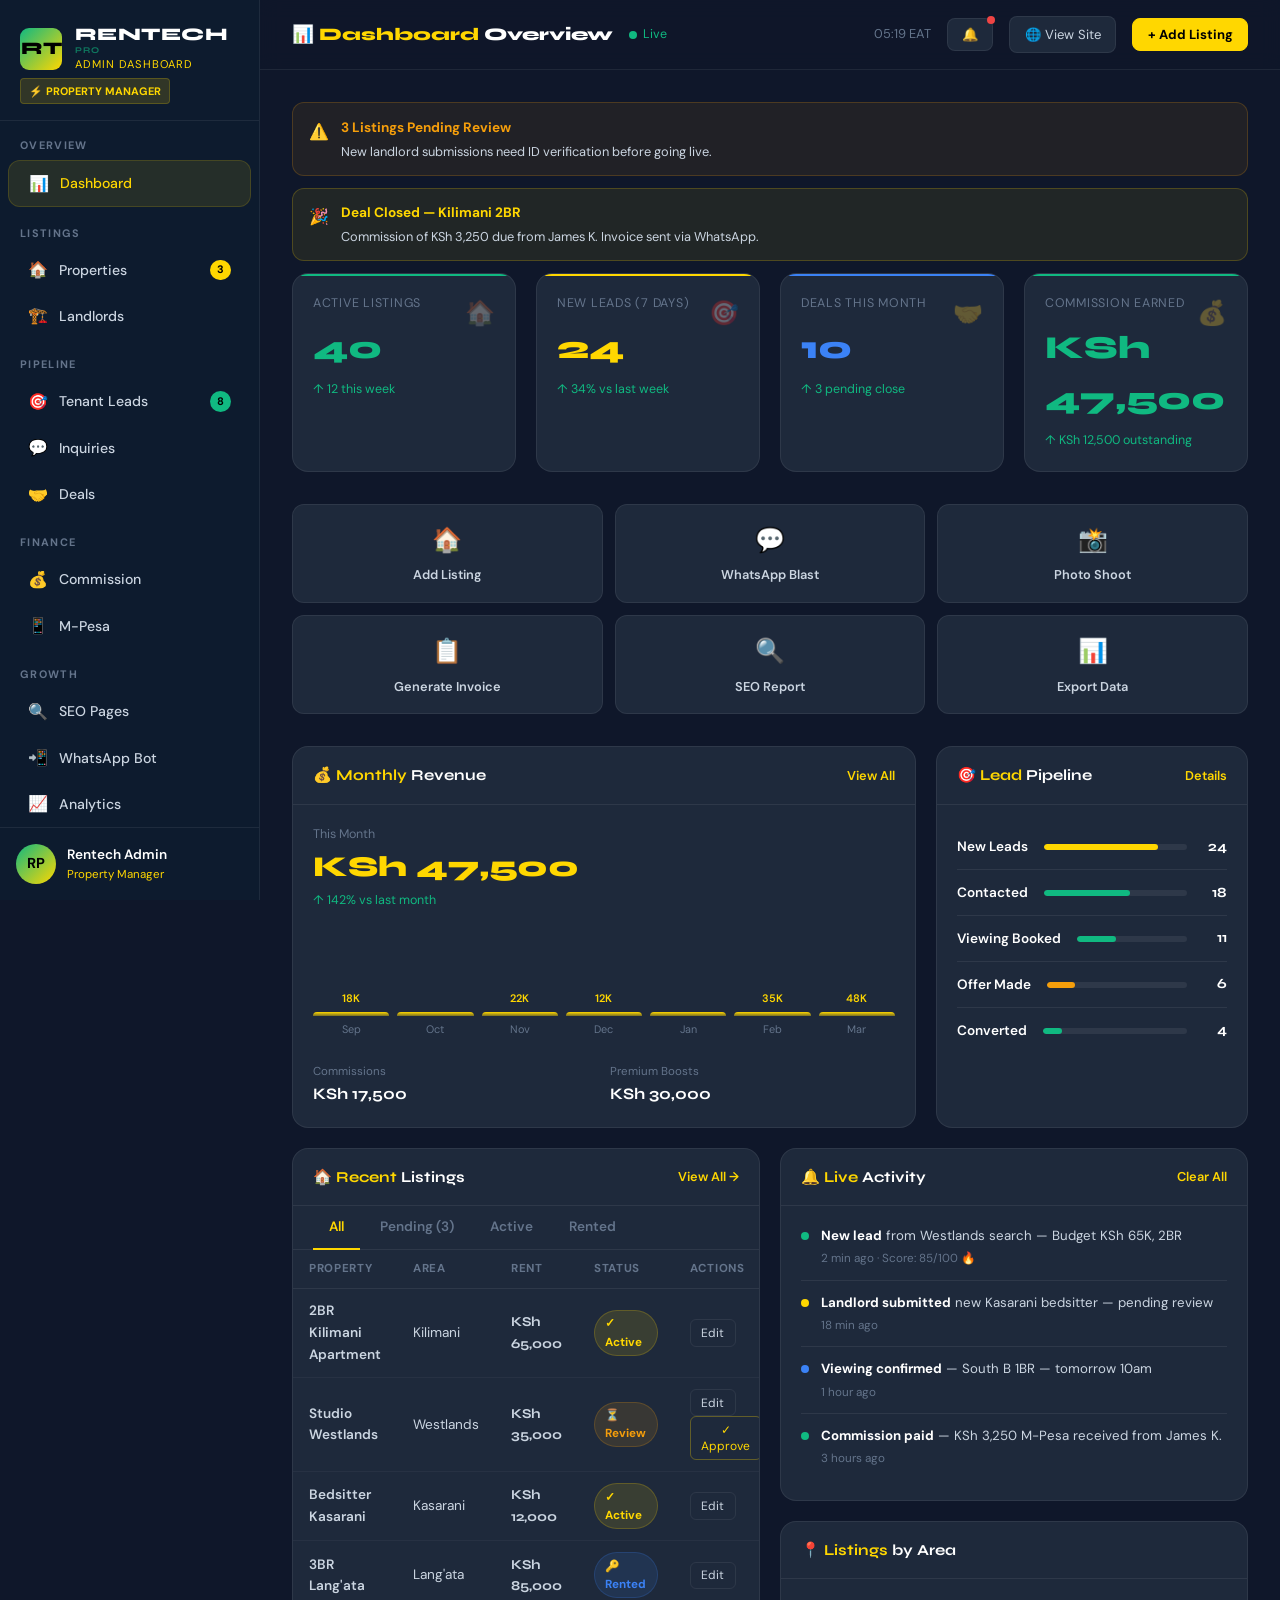
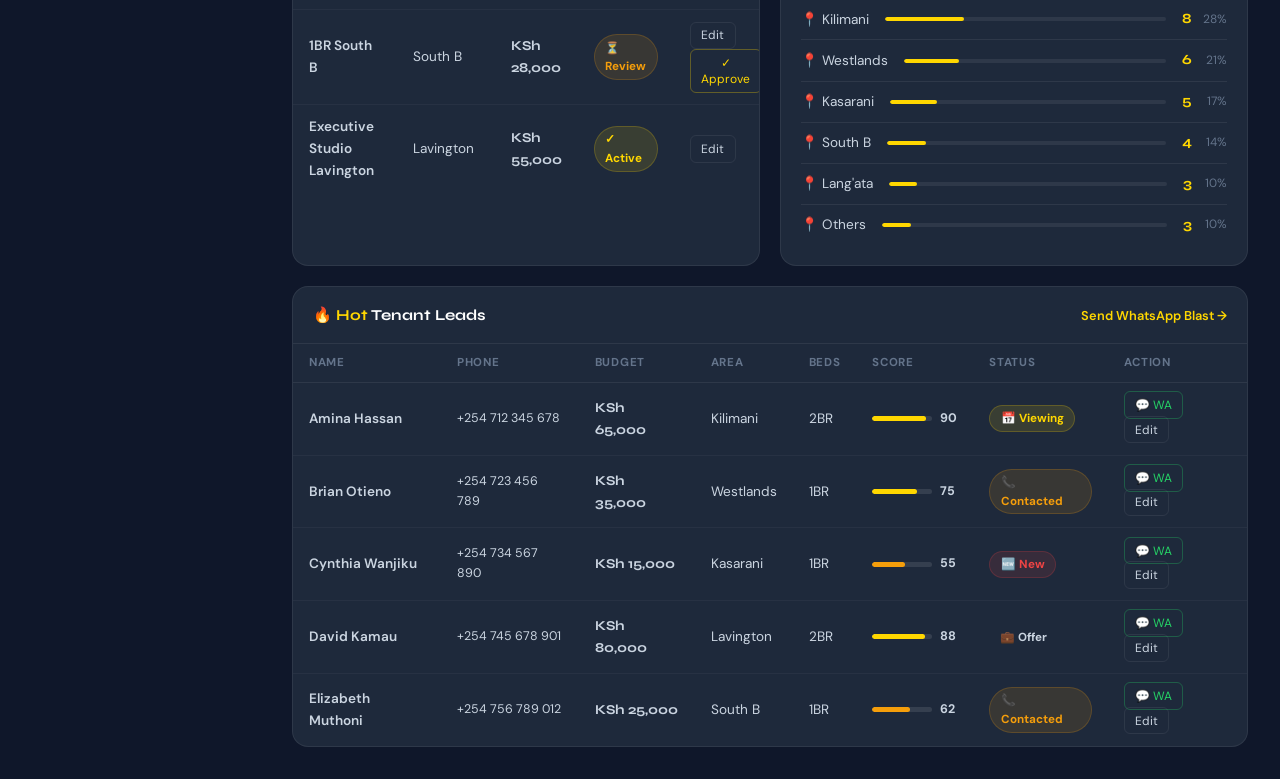
<file: admin-dashboard.html>
<!DOCTYPE html>
<html lang="en">
<head>
    <meta charset="UTF-8">
    <meta name="viewport" content="width=device-width, initial-scale=1.0">
    <title>Rentech Admin Dashboard | Property Management</title>
    <link href="https://fonts.googleapis.com/css2?family=Syne:wght@400;600;700;800&family=DM+Sans:wght@300;400;500;600&display=swap" rel="stylesheet">
    <link rel="stylesheet" href="css/styles.css">
    <style>
        :root {
            --navy: #0A2463;
            --emerald: #10B981;
            --emerald-dim: rgba(16,185,129,0.1);
            --orange: #F59E0B;
            --red: #EF4444;
            --blue: #3B82F6;
            --bg: #0F172A;
            --sidebar-bg: #0D1B2E;
            --card: #1E293B;
            --card-hover: #253347;
            --border: rgba(255,255,255,0.07);
            --text: #FFFFFF;
            --muted: #CBD5E1;
            --dim: #64748B;
            --gold: #FFD700;
            --gold-dim: rgba(255,215,0,0.1);
            --gold-glow: rgba(255,215,0,0.3);
            --radius: 12px;
            --radius-lg: 16px;
        }
        
        *,
        *::before,
        *::after {
            box-sizing: border-box;
            margin: 0;
            padding: 0;
        }
        
        body {
            font-family: 'DM Sans', sans-serif;
            background: var(--bg);
            color: var(--text);
            display: flex;
            min-height: 100vh;
        }
        
        h1, h2, h3, h4 {
            font-family: 'Syne', sans-serif;
        }

        /* SIDEBAR */
        .sidebar {
            width: 260px;
            background: var(--sidebar-bg);
            border-right: 1px solid var(--border);
            display: flex;
            flex-direction: column;
            position: fixed;
            top: 0;
            left: 0;
            height: 100vh;
            z-index: 50;
        }
        
        .sidebar-logo {
            padding: 1.5rem 1.25rem 1rem;
            border-bottom: 1px solid var(--border);
        }
        
        .logo-box {
            display: flex;
            align-items: center;
            gap: 0.8rem;
        }
        
        .logo-icon {
            width: 42px;
            height: 42px;
            background: linear-gradient(135deg, var(--emerald), var(--gold));
            border-radius: 9px;
            display: flex;
            align-items: center;
            justify-content: center;
            font-family: 'Syne', sans-serif;
            font-weight: 800;
            font-size: 1.1rem;
            color: black;
        }
        
        .logo-text-block {
            display: flex;
            flex-direction: column;
        }
        
        .logo-text {
            font-family: 'Syne', sans-serif;
            font-weight: 800;
            font-size: 1.1rem;
            line-height: 1.2;
        }
        
        .logo-text span {
            color: var(--emerald);
        }
        
        .logo-sub {
            font-size: 0.7rem;
            color: var(--gold);
            letter-spacing: 1px;
        }
        
        .admin-badge {
            background: rgba(255,215,0,0.15);
            color: var(--gold);
            font-size: 0.68rem;
            font-weight: 700;
            padding: 0.2rem 0.5rem;
            border-radius: 4px;
            margin-top: 0.3rem;
            display: inline-block;
            border: 1px solid rgba(255,215,0,0.2);
        }

        .nav-section {
            padding: 1rem 1.25rem 0.25rem;
            font-size: 0.68rem;
            font-weight: 700;
            text-transform: uppercase;
            letter-spacing: 0.12em;
            color: var(--dim);
        }
        
        .nav-item {
            display: flex;
            align-items: center;
            gap: 0.7rem;
            padding: 0.6rem 1.25rem;
            margin: 0.1rem 0.5rem;
            border-radius: var(--radius);
            cursor: pointer;
            transition: all 0.2s;
            text-decoration: none;
            color: var(--muted);
            font-size: 0.88rem;
            font-weight: 500;
        }
        
        .nav-item:hover {
            background: rgba(255,215,0,0.05);
            color: var(--gold);
        }
        
        .nav-item.active {
            background: var(--gold-dim);
            color: var(--gold);
            border: 1px solid rgba(255,215,0,0.15);
        }
        
        .nav-icon {
            font-size: 1rem;
            width: 20px;
            text-align: center;
        }
        
        .nav-badge {
            margin-left: auto;
            background: var(--emerald);
            color: black;
            font-size: 0.68rem;
            font-weight: 700;
            padding: 0.1rem 0.45rem;
            border-radius: 50px;
        }
        
        .nav-badge.orange {
            background: var(--gold);
            color: black;
        }

        .sidebar-bottom {
            margin-top: auto;
            padding: 1rem;
            border-top: 1px solid var(--border);
        }
        
        .admin-user {
            display: flex;
            align-items: center;
            gap: 0.7rem;
        }
        
        .admin-avatar {
            width: 40px;
            height: 40px;
            background: linear-gradient(135deg, var(--emerald), var(--gold));
            border-radius: 50%;
            display: flex;
            align-items: center;
            justify-content: center;
            font-weight: 700;
            font-size: 0.9rem;
            color: black;
        }
        
        .admin-name {
            font-size: 0.85rem;
            font-weight: 600;
        }
        
        .admin-role {
            font-size: 0.72rem;
            color: var(--gold);
        }

        /* MAIN */
        .main {
            margin-left: 260px;
            flex: 1;
            display: flex;
            flex-direction: column;
        }

        /* TOP BAR */
        .topbar {
            display: flex;
            align-items: center;
            justify-content: space-between;
            padding: 1rem 2rem;
            border-bottom: 1px solid var(--border);
            background: rgba(15,23,42,0.8);
            backdrop-filter: blur(10px);
            position: sticky;
            top: 0;
            z-index: 40;
        }
        
        .page-title {
            font-family: 'Syne', sans-serif;
            font-size: 1.1rem;
            font-weight: 800;
        }
        
        .page-title span {
            color: var(--gold);
        }
        
        .topbar-right {
            display: flex;
            align-items: center;
            gap: 1rem;
        }
        
        .topbar-btn {
            background: var(--card);
            border: 1px solid var(--border);
            color: var(--muted);
            padding: 0.45rem 0.9rem;
            border-radius: 8px;
            font-size: 0.82rem;
            cursor: pointer;
            transition: all 0.2s;
            display: flex;
            align-items: center;
            gap: 0.4rem;
            text-decoration: none;
        }
        
        .topbar-btn:hover {
            border-color: var(--gold);
            color: var(--gold);
        }
        
        .topbar-btn.primary {
            background: var(--gold);
            color: black;
            border-color: var(--gold);
            font-weight: 700;
        }
        
        .topbar-btn.primary:hover {
            background: #e6c200;
        }
        
        .notif-dot {
            width: 8px;
            height: 8px;
            background: var(--red);
            border-radius: 50%;
            position: absolute;
            top: -2px;
            right: -2px;
        }
        
        .notif-wrap {
            position: relative;
        }
        
        .live-dot {
            width: 8px;
            height: 8px;
            background: var(--emerald);
            border-radius: 50%;
            animation: pulse 2s infinite;
        }
        
        @keyframes pulse {
            0%, 100% { opacity: 1; }
            50% { opacity: 0.4; }
        }

        /* CONTENT */
        .content {
            padding: 2rem;
            flex: 1;
        }

        /* STAT CARDS */
        .stats-grid {
            display: grid;
            grid-template-columns: repeat(4, 1fr);
            gap: 1.25rem;
            margin-bottom: 2rem;
        }
        
        .stat-card {
            background: var(--card);
            border: 1px solid var(--border);
            border-radius: var(--radius-lg);
            padding: 1.25rem;
            position: relative;
            overflow: hidden;
            transition: all 0.3s;
        }
        
        .stat-card:hover {
            border-color: var(--gold);
            transform: translateY(-2px);
            box-shadow: 0 0 20px var(--gold-glow);
        }
        
        .stat-card::before {
            content: '';
            position: absolute;
            top: 0;
            left: 0;
            right: 0;
            height: 2px;
        }
        
        .stat-card.green::before {
            background: var(--emerald);
        }
        
        .stat-card.gold::before {
            background: var(--gold);
        }
        
        .stat-card.blue::before {
            background: var(--blue);
        }
        
        .stat-card.orange::before {
            background: var(--orange);
        }
        
        .stat-label {
            font-size: 0.78rem;
            color: var(--dim);
            text-transform: uppercase;
            letter-spacing: 0.06em;
            margin-bottom: 0.5rem;
        }
        
        .stat-value {
            font-family: 'Syne', sans-serif;
            font-size: 2rem;
            font-weight: 800;
            margin-bottom: 0.4rem;
        }
        
        .stat-value.green {
            color: var(--emerald);
        }
        
        .stat-value.gold {
            color: var(--gold);
        }
        
        .stat-value.blue {
            color: var(--blue);
        }
        
        .stat-change {
            font-size: 0.78rem;
            display: flex;
            align-items: center;
            gap: 0.3rem;
        }
        
        .stat-change.up {
            color: var(--emerald);
        }
        
        .stat-change.down {
            color: var(--red);
        }
        
        .stat-icon {
            position: absolute;
            top: 1.25rem;
            right: 1.25rem;
            font-size: 1.5rem;
            opacity: 0.3;
        }

        /* QUICK ACTIONS */
        .quick-actions {
            display: grid;
            grid-template-columns: repeat(3, 1fr);
            gap: 0.75rem;
            margin-bottom: 2rem;
        }
        
        .qa-btn {
            background: var(--card);
            border: 1px solid var(--border);
            border-radius: var(--radius);
            padding: 1rem;
            text-align: center;
            cursor: pointer;
            transition: all 0.2s;
        }
        
        .qa-btn:hover {
            border-color: var(--gold);
            background: var(--gold-dim);
            transform: translateY(-2px);
        }
        
        .qa-icon {
            font-size: 1.5rem;
            margin-bottom: 0.4rem;
        }
        
        .qa-label {
            font-size: 0.8rem;
            font-weight: 600;
            color: var(--muted);
        }

        /* GRID LAYOUTS */
        .grid-3 {
            display: grid;
            grid-template-columns: 2fr 1fr;
            gap: 1.25rem;
            margin-bottom: 1.25rem;
        }
        
        .grid-2 {
            display: grid;
            grid-template-columns: 1fr 1fr;
            gap: 1.25rem;
            margin-bottom: 1.25rem;
        }

        /* PANELS */
        .panel {
            background: var(--card);
            border: 1px solid var(--border);
            border-radius: var(--radius-lg);
            overflow: hidden;
        }
        
        .panel-header {
            display: flex;
            align-items: center;
            justify-content: space-between;
            padding: 1rem 1.25rem;
            border-bottom: 1px solid var(--border);
        }
        
        .panel-title {
            font-family: 'Syne', sans-serif;
            font-size: 0.95rem;
            font-weight: 700;
        }
        
        .panel-title span {
            color: var(--gold);
        }
        
        .panel-action {
            color: var(--gold);
            font-size: 0.8rem;
            font-weight: 600;
            cursor: pointer;
            text-decoration: none;
            background: none;
            border: none;
        }
        
        .panel-body {
            padding: 1.25rem;
        }

        /* CHART */
        .chart-bars {
            display: flex;
            align-items: flex-end;
            gap: 0.5rem;
            height: 120px;
            padding: 0.5rem 0;
        }
        
        .bar-wrap {
            flex: 1;
            display: flex;
            flex-direction: column;
            align-items: center;
            gap: 0.3rem;
        }
        
        .bar {
            width: 100%;
            background: linear-gradient(180deg, var(--gold), rgba(255,215,0,0.4));
            border-radius: 4px 4px 0 0;
            transition: all 0.3s;
            cursor: pointer;
            min-height: 4px;
        }
        
        .bar:hover {
            filter: brightness(1.2);
        }
        
        .bar-label {
            font-size: 0.68rem;
            color: var(--dim);
        }
        
        .bar-val {
            font-size: 0.68rem;
            color: var(--gold);
            font-weight: 600;
        }

        /* PIPELINE */
        .pipeline-stage {
            display: flex;
            align-items: center;
            justify-content: space-between;
            padding: 0.7rem 0;
            border-bottom: 1px solid var(--border);
        }
        
        .pipeline-stage:last-child {
            border-bottom: none;
        }
        
        .pipeline-name {
            font-size: 0.85rem;
            font-weight: 600;
        }
        
        .pipeline-bar-wrap {
            flex: 1;
            margin: 0 1rem;
            height: 6px;
            background: rgba(255,255,255,0.07);
            border-radius: 3px;
            overflow: hidden;
        }
        
        .pipeline-bar {
            height: 100%;
            border-radius: 3px;
            background: var(--emerald);
            transition: width 0.8s ease;
        }
        
        .pipeline-bar.gold {
            background: var(--gold);
        }
        
        .pipeline-count {
            font-family: 'Syne', sans-serif;
            font-weight: 700;
            font-size: 0.88rem;
            min-width: 24px;
            text-align: right;
        }

        /* TABLE */
        .data-table {
            width: 100%;
            border-collapse: collapse;
        }
        
        .data-table th {
            font-size: 0.72rem;
            font-weight: 700;
            text-transform: uppercase;
            letter-spacing: 0.06em;
            color: var(--dim);
            padding: 0.6rem 1rem;
            text-align: left;
            border-bottom: 1px solid var(--border);
        }
        
        .data-table td {
            padding: 0.7rem 1rem;
            border-bottom: 1px solid rgba(255,255,255,0.04);
            font-size: 0.85rem;
            color: var(--muted);
        }
        
        .data-table tr:last-child td {
            border-bottom: none;
        }
        
        .data-table tr:hover td {
            background: rgba(255,215,0,0.02);
        }
        
        .td-name {
            font-weight: 600;
            color: var(--text);
        }
        
        .td-price {
            font-family: 'Syne', sans-serif;
            font-weight: 700;
            color: var(--emerald);
        }

        /* STATUS PILLS */
        .pill {
            display: inline-flex;
            align-items: center;
            gap: 0.3rem;
            padding: 0.2rem 0.65rem;
            border-radius: 50px;
            font-size: 0.73rem;
            font-weight: 700;
        }
        
        .pill-active {
            background: rgba(255,215,0,0.12);
            color: var(--gold);
            border: 1px solid rgba(255,215,0,0.2);
        }
        
        .pill-pending {
            background: rgba(245,158,11,0.12);
            color: var(--orange);
            border: 1px solid rgba(245,158,11,0.2);
        }
        
        .pill-rented {
            background: rgba(59,130,246,0.12);
            color: var(--blue);
            border: 1px solid rgba(59,130,246,0.2);
        }
        
        .pill-new {
            background: rgba(239,68,68,0.12);
            color: var(--red);
            border: 1px solid rgba(239,68,68,0.2);
        }

        /* LEAD SCORE */
        .score-bar {
            width: 60px;
            height: 5px;
            background: rgba(255,255,255,0.1);
            border-radius: 3px;
            overflow: hidden;
        }
        
        .score-fill {
            height: 100%;
            border-radius: 3px;
            background: var(--emerald);
        }
        
        .score-fill.gold {
            background: var(--gold);
        }
        
        .score-fill.orange {
            background: var(--orange);
        }
        
        .score-fill.red {
            background: var(--red);
        }

        /* ACTION BUTTONS */
        .act-btn {
            background: none;
            border: 1px solid var(--border);
            color: var(--muted);
            padding: 0.3rem 0.65rem;
            border-radius: 6px;
            font-size: 0.75rem;
            cursor: pointer;
            transition: all 0.2s;
        }
        
        .act-btn:hover {
            border-color: var(--gold);
            color: var(--gold);
        }
        
        .act-btn.wa:hover {
            border-color: #25D366;
            color: #25D366;
        }

        /* NOTIFICATIONS */
        .notif-item {
            display: flex;
            gap: 0.75rem;
            padding: 0.75rem 0;
            border-bottom: 1px solid var(--border);
        }
        
        .notif-item:last-child {
            border-bottom: none;
        }
        
        .notif-dot-col {
            width: 8px;
            padding-top: 6px;
        }
        
        .notif-dot-item {
            width: 8px;
            height: 8px;
            border-radius: 50%;
            background: var(--emerald);
        }
        
        .notif-dot-item.gold {
            background: var(--gold);
        }
        
        .notif-dot-item.blue {
            background: var(--blue);
        }
        
        .notif-text {
            font-size: 0.83rem;
            color: var(--muted);
            line-height: 1.5;
        }
        
        .notif-text strong {
            color: var(--text);
        }
        
        .notif-time {
            font-size: 0.73rem;
            color: var(--dim);
            margin-top: 0.2rem;
        }

        /* ALERTS */
        .alert {
            display: flex;
            align-items: flex-start;
            gap: 0.75rem;
            padding: 0.85rem 1rem;
            border-radius: var(--radius);
            margin-bottom: 0.75rem;
        }
        
        .alert.warning {
            background: rgba(245,158,11,0.08);
            border: 1px solid rgba(245,158,11,0.2);
        }
        
        .alert.success {
            background: rgba(255,215,0,0.08);
            border: 1px solid rgba(255,215,0,0.2);
        }
        
        .alert.info {
            background: rgba(59,130,246,0.08);
            border: 1px solid rgba(59,130,246,0.2);
        }
        
        .alert-icon {
            font-size: 1rem;
            margin-top: 2px;
        }
        
        .alert-body h5 {
            font-size: 0.85rem;
            font-weight: 700;
            margin-bottom: 0.2rem;
        }
        
        .alert-body p {
            font-size: 0.8rem;
            color: var(--muted);
            line-height: 1.5;
        }
        
        .alert.warning .alert-body h5 {
            color: var(--orange);
        }
        
        .alert.success .alert-body h5 {
            color: var(--gold);
        }
        
        .alert.info .alert-body h5 {
            color: var(--blue);
        }

        /* TABS */
        .tab-bar {
            display: flex;
            gap: 0.25rem;
            padding: 0 1.25rem;
            border-bottom: 1px solid var(--border);
        }
        
        .tab {
            padding: 0.65rem 1rem;
            font-size: 0.85rem;
            font-weight: 600;
            cursor: pointer;
            color: var(--dim);
            border-bottom: 2px solid transparent;
            margin-bottom: -1px;
            transition: all 0.2s;
        }
        
        .tab:hover {
            color: var(--gold);
        }
        
        .tab.active {
            color: var(--gold);
            border-bottom-color: var(--gold);
        }

        /* AREA BREAKDOWN */
        .area-row {
            display: flex;
            align-items: center;
            justify-content: space-between;
            padding: 0.55rem 0;
            border-bottom: 1px solid var(--border);
        }
        
        .area-row:last-child {
            border-bottom: none;
        }
        
        .area-name {
            font-size: 0.85rem;
            color: var(--muted);
        }
        
        .area-count {
            font-family: 'Syne', sans-serif;
            font-weight: 700;
            color: var(--gold);
            font-size: 0.88rem;
        }
        
        .area-pct {
            font-size: 0.75rem;
            color: var(--dim);
            min-width: 35px;
            text-align: right;
        }

        /* RESPONSIVE */
        @media (max-width: 1100px) {
            .stats-grid {
                grid-template-columns: repeat(2, 1fr);
            }
        }
        
        @media (max-width: 768px) {
            .sidebar {
                display: none;
            }
            .main {
                margin-left: 0;
            }
            .stats-grid {
                grid-template-columns: 1fr 1fr;
            }
            .grid-3,
            .grid-2 {
                grid-template-columns: 1fr;
            }
            .quick-actions {
                grid-template-columns: repeat(2, 1fr);
            }
        }
    </style>
</head>
<body>
    <!-- SIDEBAR -->
    <aside class="sidebar">
        <div class="sidebar-logo">
            <div class="logo-box">
                <div class="logo-icon">RT</div>
                <div class="logo-text-block">
                    <div class="logo-text">RENTECH <span>PRO</span></div>
                    <div class="logo-sub">ADMIN DASHBOARD</div>
                </div>
            </div>
            <div class="admin-badge">⚡ PROPERTY MANAGER</div>
        </div>

        <div style="overflow-y: auto; flex: 1; padding-bottom: 1rem;">
            <div class="nav-section">Overview</div>
            <a class="nav-item active" onclick="showTab('dashboard')">
                <span class="nav-icon">📊</span> Dashboard
            </a>

            <div class="nav-section">Listings</div>
            <a class="nav-item" onclick="showTab('properties')">
                <span class="nav-icon">🏠</span> Properties
                <span class="nav-badge orange">3</span>
            </a>
            <a class="nav-item" onclick="showTab('landlords')">
                <span class="nav-icon">🏗️</span> Landlords
            </a>

            <div class="nav-section">Pipeline</div>
            <a class="nav-item" onclick="showTab('leads')">
                <span class="nav-icon">🎯</span> Tenant Leads
                <span class="nav-badge">8</span>
            </a>
            <a class="nav-item" onclick="showTab('inquiries')">
                <span class="nav-icon">💬</span> Inquiries
            </a>
            <a class="nav-item" onclick="showTab('deals')">
                <span class="nav-icon">🤝</span> Deals
            </a>

            <div class="nav-section">Finance</div>
            <a class="nav-item" onclick="showTab('commission')">
                <span class="nav-icon">💰</span> Commission
            </a>
            <a class="nav-item" onclick="showTab('mpesa')">
                <span class="nav-icon">📱</span> M-Pesa
            </a>

            <div class="nav-section">Growth</div>
            <a class="nav-item" onclick="showTab('seo')">
                <span class="nav-icon">🔍</span> SEO Pages
            </a>
            <a class="nav-item" onclick="showTab('whatsapp')">
                <span class="nav-icon">📲</span> WhatsApp Bot
            </a>
            <a class="nav-item" onclick="showTab('analytics')">
                <span class="nav-icon">📈</span> Analytics
            </a>
        </div>

        <div class="sidebar-bottom">
            <div class="admin-user">
                <div class="admin-avatar">RP</div>
                <div>
                    <div class="admin-name">Rentech Admin</div>
                    <div class="admin-role">Property Manager</div>
                </div>
            </div>
        </div>
    </aside>

    <!-- MAIN -->
    <div class="main">
        <!-- TOPBAR -->
        <div class="topbar">
            <div style="display: flex; align-items: center; gap: 1rem;">
                <div class="page-title" id="page-title">📊 <span>Dashboard</span> Overview</div>
                <div style="display: flex; align-items: center; gap: 0.4rem; font-size: 0.78rem; color: var(--emerald);">
                    <div class="live-dot"></div> Live
                </div>
            </div>
            <div class="topbar-right">
                <div style="font-size: 0.8rem; color: var(--dim)" id="live-time"></div>
                <div class="notif-wrap">
                    <button class="topbar-btn">🔔 <div class="notif-dot"></div></button>
                </div>
                <a href="index.html" class="topbar-btn">🌐 View Site</a>
                <button class="topbar-btn primary" onclick="addListing()">+ Add Listing</button>
            </div>
        </div>

        <!-- CONTENT -->
        <div class="content" id="tab-content">
            <!-- ALERTS -->
            <div class="alert warning">
                <div class="alert-icon">⚠️</div>
                <div class="alert-body">
                    <h5>3 Listings Pending Review</h5>
                    <p>New landlord submissions need ID verification before going live.</p>
                </div>
            </div>
            <div class="alert success">
                <div class="alert-icon">🎉</div>
                <div class="alert-body">
                    <h5>Deal Closed — Kilimani 2BR</h5>
                    <p>Commission of KSh 3,250 due from James K. Invoice sent via WhatsApp.</p>
                </div>
            </div>

            <!-- STAT CARDS -->
            <div class="stats-grid">
                <div class="stat-card green">
                    <div class="stat-icon">🏠</div>
                    <div class="stat-label">Active Listings</div>
                    <div class="stat-value green" id="stat-listings">0</div>
                    <div class="stat-change up">↑ 12 this week</div>
                </div>
                <div class="stat-card gold">
                    <div class="stat-icon">🎯</div>
                    <div class="stat-label">New Leads (7 days)</div>
                    <div class="stat-value gold" id="stat-leads">0</div>
                    <div class="stat-change up">↑ 34% vs last week</div>
                </div>
                <div class="stat-card blue">
                    <div class="stat-icon">🤝</div>
                    <div class="stat-label">Deals This Month</div>
                    <div class="stat-value blue" id="stat-deals">0</div>
                    <div class="stat-change up">↑ 3 pending close</div>
                </div>
                <div class="stat-card green">
                    <div class="stat-icon">💰</div>
                    <div class="stat-label">Commission Earned</div>
                    <div class="stat-value green" id="stat-commission">KSh 0</div>
                    <div class="stat-change up">↑ KSh 12,500 outstanding</div>
                </div>
            </div>

            <!-- QUICK ACTIONS -->
            <div class="quick-actions">
                <div class="qa-btn" onclick="addListing()"><div class="qa-icon">🏠</div><div class="qa-label">Add Listing</div></div>
                <div class="qa-btn" onclick="openWA()"><div class="qa-icon">💬</div><div class="qa-label">WhatsApp Blast</div></div>
                <div class="qa-btn"><div class="qa-icon">📸</div><div class="qa-label">Photo Shoot</div></div>
                <div class="qa-btn"><div class="qa-icon">📋</div><div class="qa-label">Generate Invoice</div></div>
                <div class="qa-btn"><div class="qa-icon">🔍</div><div class="qa-label">SEO Report</div></div>
                <div class="qa-btn"><div class="qa-icon">📊</div><div class="qa-label">Export Data</div></div>
            </div>

            <!-- REVENUE + PIPELINE -->
            <div class="grid-3">
                <!-- Revenue Chart -->
                <div class="panel">
                    <div class="panel-header">
                        <div class="panel-title">💰 <span>Monthly</span> Revenue</div>
                        <button class="panel-action">View All</button>
                    </div>
                    <div class="panel-body">
                        <div style="margin-bottom: 1rem;">
                            <div style="font-size: 0.78rem; color: var(--dim)">This Month</div>
                            <div style="font-family: 'Syne', sans-serif; font-size: 1.8rem; font-weight: 800; color: var(--gold)">KSh 47,500</div>
                            <div style="font-size: 0.78rem; color: var(--emerald)">↑ 142% vs last month</div>
                        </div>
                        <div class="chart-bars" id="revenue-chart"></div>
                        <div style="margin-top: 1rem; display: grid; grid-template-columns: 1fr 1fr; gap: 0.75rem;">
                            <div>
                                <div style="font-size: 0.72rem; color: var(--dim)">Commissions</div>
                                <div style="font-family: 'Syne', sans-serif; font-weight: 700; color: var(--text)">KSh 17,500</div>
                            </div>
                            <div>
                                <div style="font-size: 0.72rem; color: var(--dim)">Premium Boosts</div>
                                <div style="font-family: 'Syne', sans-serif; font-weight: 700; color: var(--text)">KSh 30,000</div>
                            </div>
                        </div>
                    </div>
                </div>

                <!-- Lead Pipeline -->
                <div class="panel">
                    <div class="panel-header">
                        <div class="panel-title">🎯 <span>Lead</span> Pipeline</div>
                        <button class="panel-action">Details</button>
                    </div>
                    <div class="panel-body">
                        <div class="pipeline-stage">
                            <span class="pipeline-name">New Leads</span>
                            <div class="pipeline-bar-wrap"><div class="pipeline-bar gold" style="width:80%"></div></div>
                            <span class="pipeline-count">24</span>
                        </div>
                        <div class="pipeline-stage">
                            <span class="pipeline-name">Contacted</span>
                            <div class="pipeline-bar-wrap"><div class="pipeline-bar" style="width:60%"></div></div>
                            <span class="pipeline-count">18</span>
                        </div>
                        <div class="pipeline-stage">
                            <span class="pipeline-name">Viewing Booked</span>
                            <div class="pipeline-bar-wrap"><div class="pipeline-bar" style="width:35%"></div></div>
                            <span class="pipeline-count">11</span>
                        </div>
                        <div class="pipeline-stage">
                            <span class="pipeline-name">Offer Made</span>
                            <div class="pipeline-bar-wrap"><div class="pipeline-bar" style="width:20%; background: var(--orange)"></div></div>
                            <span class="pipeline-count">6</span>
                        </div>
                        <div class="pipeline-stage">
                            <span class="pipeline-name">Converted</span>
                            <div class="pipeline-bar-wrap"><div class="pipeline-bar" style="width:13%"></div></div>
                            <span class="pipeline-count">4</span>
                        </div>
                    </div>
                </div>
            </div>

            <!-- PROPERTIES TABLE + NOTIFICATIONS -->
            <div class="grid-2">
                <!-- Recent Listings -->
                <div class="panel">
                    <div class="panel-header">
                        <div class="panel-title">🏠 <span>Recent</span> Listings</div>
                        <button class="panel-action">View All →</button>
                    </div>
                    <div class="tab-bar">
                        <div class="tab active">All</div>
                        <div class="tab">Pending (3)</div>
                        <div class="tab">Active</div>
                        <div class="tab">Rented</div>
                    </div>
                    <table class="data-table">
                        <thead>
                            <tr>
                                <th>Property</th>
                                <th>Area</th>
                                <th>Rent</th>
                                <th>Status</th>
                                <th>Actions</th>
                            </tr>
                        </thead>
                        <tbody id="listings-table"></tbody>
                    </table>
                </div>

                <!-- Notifications + Area Stats -->
                <div style="display: flex; flex-direction: column; gap: 1.25rem;">
                    <!-- Live Notifications -->
                    <div class="panel">
                        <div class="panel-header">
                            <div class="panel-title">🔔 <span>Live</span> Activity</div>
                            <button class="panel-action">Clear All</button>
                        </div>
                        <div class="panel-body" style="padding-top: 0.5rem;">
                            <div class="notif-item">
                                <div class="notif-dot-col"><div class="notif-dot-item"></div></div>
                                <div>
                                    <div class="notif-text"><strong>New lead</strong> from Westlands search — Budget KSh 65K, 2BR</div>
                                    <div class="notif-time">2 min ago · Score: 85/100 🔥</div>
                                </div>
                            </div>
                            <div class="notif-item">
                                <div class="notif-dot-col"><div class="notif-dot-item gold"></div></div>
                                <div>
                                    <div class="notif-text"><strong>Landlord submitted</strong> new Kasarani bedsitter — pending review</div>
                                    <div class="notif-time">18 min ago</div>
                                </div>
                            </div>
                            <div class="notif-item">
                                <div class="notif-dot-col"><div class="notif-dot-item blue"></div></div>
                                <div>
                                    <div class="notif-text"><strong>Viewing confirmed</strong> — South B 1BR — tomorrow 10am</div>
                                    <div class="notif-time">1 hour ago</div>
                                </div>
                            </div>
                            <div class="notif-item">
                                <div class="notif-dot-col"><div class="notif-dot-item"></div></div>
                                <div>
                                    <div class="notif-text"><strong>Commission paid</strong> — KSh 3,250 M-Pesa received from James K.</div>
                                    <div class="notif-time">3 hours ago</div>
                                </div>
                            </div>
                        </div>
                    </div>

                    <!-- Area Breakdown -->
                    <div class="panel">
                        <div class="panel-header">
                            <div class="panel-title">📍 <span>Listings</span> by Area</div>
                        </div>
                        <div class="panel-body" id="area-breakdown"></div>
                    </div>
                </div>
            </div>

            <!-- HOT LEADS TABLE -->
            <div class="panel" style="margin-top: 1.25rem;">
                <div class="panel-header">
                    <div class="panel-title">🔥 <span>Hot</span> Tenant Leads</div>
                    <button class="panel-action" onclick="openWA()">Send WhatsApp Blast →</button>
                </div>
                <table class="data-table">
                    <thead>
                        <tr>
                            <th>Name</th>
                            <th>Phone</th>
                            <th>Budget</th>
                            <th>Area</th>
                            <th>Beds</th>
                            <th>Score</th>
                            <th>Status</th>
                            <th>Action</th>
                        </tr>
                    </thead>
                    <tbody id="leads-table"></tbody>
                </table>
            </div>
        </div>
        <!-- end content -->
    </div>

    <script>
        // ─── MOCK DATA ───
        const LISTINGS = [
            { id: 1, title: "2BR Kilimani Apartment", area: "Kilimani", rent: 65000, status: "active", landlord: "James K.", inquiries: 12 },
            { id: 2, title: "Studio Westlands", area: "Westlands", rent: 35000, status: "pending", landlord: "Grace W.", inquiries: 0 },
            { id: 3, title: "Bedsitter Kasarani", area: "Kasarani", rent: 12000, status: "active", landlord: "Peter M.", inquiries: 5 },
            { id: 4, title: "3BR Lang'ata", area: "Lang'ata", rent: 85000, status: "rented", landlord: "Alice N.", inquiries: 18 },
            { id: 5, title: "1BR South B", area: "South B", rent: 28000, status: "pending", landlord: "David O.", inquiries: 0 },
            { id: 6, title: "Executive Studio Lavington", area: "Lavington", rent: 55000, status: "active", landlord: "Mary W.", inquiries: 8 },
        ];

        const LEADS = [
            { name: "Amina Hassan", phone: "+254 712 345 678", budget: 65000, area: "Kilimani", beds: 2, score: 90, status: "viewing_scheduled", employment: "employed" },
            { name: "Brian Otieno", phone: "+254 723 456 789", budget: 35000, area: "Westlands", beds: 1, score: 75, status: "contacted", employment: "employed" },
            { name: "Cynthia Wanjiku", phone: "+254 734 567 890", budget: 15000, area: "Kasarani", beds: 1, score: 55, status: "new", employment: "student" },
            { name: "David Kamau", phone: "+254 745 678 901", budget: 80000, area: "Lavington", beds: 2, score: 88, status: "offer_made", employment: "self_employed" },
            { name: "Elizabeth Muthoni", phone: "+254 756 789 012", budget: 25000, area: "South B", beds: 1, score: 62, status: "contacted", employment: "employed" },
        ];

        const AREA_DATA = [
            { name: "Kilimani", count: 8, pct: 28 },
            { name: "Westlands", count: 6, pct: 21 },
            { name: "Kasarani", count: 5, pct: 17 },
            { name: "South B", count: 4, pct: 14 },
            { name: "Lang'ata", count: 3, pct: 10 },
            { name: "Others", count: 3, pct: 10 },
        ];

        const REVENUE = [18000, 0, 22000, 12000, 0, 35000, 47500];
        const MONTHS = ['Sep', 'Oct', 'Nov', 'Dec', 'Jan', 'Feb', 'Mar'];

        // ─── RENDER FUNCTIONS ───
        function renderAll() {
            animateStats();
            renderRevenueChart();
            renderListingsTable();
            renderLeadsTable();
            renderAreaBreakdown();
        }

        function animateStats() {
            animateNum('stat-listings', 40);
            animateNum('stat-leads', 24);
            animateNum('stat-deals', 10);
            animateCommission();
        }

        function animateNum(id, target) {
            const el = document.getElementById(id);
            let cur = 0;
            const step = target / 40;
            const t = setInterval(() => {
                cur += step;
                if (cur >= target) {
                    el.textContent = target;
                    clearInterval(t);
                } else {
                    el.textContent = Math.floor(cur);
                }
            }, 25);
        }

        function animateCommission() {
            const el = document.getElementById('stat-commission');
            let cur = 0;
            const target = 47500;
            const step = target / 40;
            const t = setInterval(() => {
                cur += step;
                if (cur >= target) {
                    el.textContent = 'KSh ' + target.toLocaleString();
                    clearInterval(t);
                } else {
                    el.textContent = 'KSh ' + Math.floor(cur).toLocaleString();
                }
            }, 25);
        }

        function renderRevenueChart() {
            const max = Math.max(...REVENUE);
            const container = document.getElementById('revenue-chart');
            container.innerHTML = REVENUE.map((v, i) => {
                const h = max > 0 ? (v / max * 100) : 0;
                return `<div class="bar-wrap">
                    <div class="bar-val">${v > 0 ? (v / 1000).toFixed(0) + 'K' : ''}</div>
                    <div class="bar" style="height: ${h}%" title="KSh ${v.toLocaleString()}"></div>
                    <div class="bar-label">${MONTHS[i]}</div>
                </div>`;
            }).join('');
        }

        function renderListingsTable() {
            const tbody = document.getElementById('listings-table');
            tbody.innerHTML = LISTINGS.map(l => {
                const statusMap = { active: 'active', pending: 'pending', rented: 'rented' };
                const statusLabel = { active: '✓ Active', pending: '⏳ Review', rented: '🔑 Rented' };
                return `<tr>
                    <td class="td-name">${l.title}</td>
                    <td>${l.area}</td>
                    <td class="td-price">KSh ${l.rent.toLocaleString()}</td>
                    <td><span class="pill pill-${statusMap[l.status]}">${statusLabel[l.status]}</span></td>
                    <td>
                        <button class="act-btn" onclick="editListing(${l.id})">Edit</button>
                        ${l.status === 'pending' ? `<button class="act-btn" onclick="approveListing(${l.id})" style="color:var(--gold);border-color:rgba(255,215,0,.3);">✓ Approve</button>` : ''}
                    </td>
                </tr>`;
            }).join('');
        }

        function renderLeadsTable() {
            const tbody = document.getElementById('leads-table');
            tbody.innerHTML = LEADS.map(l => {
                const score = l.score;
                const scoreClass = score >= 70 ? 'gold' : score >= 50 ? 'orange' : 'red';
                const statusLabel = { new: '🆕 New', contacted: '📞 Contacted', viewing_scheduled: '📅 Viewing', offer_made: '💼 Offer', converted: '✅ Done', lost: '❌ Lost' };
                const statusClass = { new: 'new', contacted: 'pending', viewing_scheduled: 'active', offer_made: 'blue' };
                const waMsg = encodeURIComponent(`Hi ${l.name}, this is Rentech Properties. We have a verified ${l.beds}-bedroom property in ${l.area} within your budget of KSh ${l.budget.toLocaleString()}. Interested in a viewing?`);
                const phoneClean = l.phone.replace(/[^0-9]/g, '');
                return `<tr>
                    <td class="td-name">${l.name}</td>
                    <td style="font-size: 0.78rem; color: var(--muted)">${l.phone}</td>
                    <td class="td-price">KSh ${l.budget.toLocaleString()}</td>
                    <td>${l.area}</td>
                    <td>${l.beds}BR</td>
                    <td>
                        <div style="display: flex; align-items: center; gap: 0.5rem;">
                            <div class="score-bar"><div class="score-fill ${scoreClass}" style="width: ${score}%"></div></div>
                            <span style="font-size: 0.78rem; font-weight: 700">${score}</span>
                        </div>
                    </td>
                    <td><span class="pill pill-${statusClass[l.status] || 'pending'}">${statusLabel[l.status] || l.status}</span></td>
                    <td>
                        <a href="https://wa.me/${phoneClean}?text=${waMsg}" target="_blank" class="act-btn wa" style="color:#25D366;border-color:rgba(37,211,102,.3)">💬 WA</a>
                        <button class="act-btn" onclick="editLead('${l.phone}')">Edit</button>
                    </td>
                </tr>`;
            }).join('');
        }

        function renderAreaBreakdown() {
            const container = document.getElementById('area-breakdown');
            container.innerHTML = AREA_DATA.map(a => `
                <div class="area-row">
                    <span class="area-name">📍 ${a.name}</span>
                    <div style="flex:1;margin:0 1rem;height:4px;background:rgba(255,255,255,.07);border-radius:3px;overflow:hidden;">
                        <div style="height:100%;width:${a.pct}%;background:var(--gold);border-radius:3px;transition:width .8s ease;"></div>
                    </div>
                    <span class="area-count">${a.count}</span>
                    <span class="area-pct">${a.pct}%</span>
                </div>
            `).join('');
        }

        // ─── CLOCK ───
        function updateTime() {
            const now = new Date();
            document.getElementById('live-time').textContent =
                now.toLocaleTimeString('en-KE', { hour: '2-digit', minute: '2-digit' }) + ' EAT';
        }
        setInterval(updateTime, 1000);
        updateTime();

        // ─── ACTIONS ───
        function addListing() {
            alert('Listing form — connect to your Supabase backend to activate this form.');
        }

        function openWA() {
            window.open('https://wa.me/254723783337', '_blank');
        }

        function approveListing(id) {
            alert(`Listing ${id} approved! In production, this updates Supabase: status → active`);
        }

        function editListing(id) {
            alert(`Edit listing ${id} — form would open`);
        }

        function editLead(phone) {
            alert(`Edit lead with phone ${phone}`);
        }

        function showTab(tab) {
            document.querySelectorAll('.nav-item').forEach(el => el.classList.remove('active'));
            event.target.closest('.nav-item').classList.add('active');
            document.getElementById('page-title').innerHTML = {
                dashboard: '📊 <span>Dashboard</span> Overview',
                properties: '🏠 <span>Properties</span> Management',
                landlords: '🏗️ <span>Landlords</span> Directory',
                leads: '🎯 <span>Tenant</span> Leads',
                inquiries: '💬 <span>Inquiries</span>',
                deals: '🤝 <span>Deals</span> Pipeline',
                commission: '💰 <span>Commission</span> Tracker',
                mpesa: '📱 <span>M-Pesa</span> Transactions',
                seo: '🔍 <span>SEO</span> Pages',
                whatsapp: '📲 <span>WhatsApp</span> Bot',
                analytics: '📈 <span>Analytics</span> Dashboard'
            }[tab] || '📊 <span>Dashboard</span> Overview';
        }

        // ─── INIT ───
        renderAll();

        // Theme toggle from main site (if exists)
        const themeBtn = document.getElementById('theme-btn');
        if (themeBtn) {
            function applyTheme(theme) {
                document.documentElement.setAttribute('data-theme', theme);
                themeBtn.textContent = theme === 'dark' ? '🌙' : '☀️';
                localStorage.setItem('rt_theme', theme);
            }
            themeBtn.addEventListener('click', () => {
                const current = document.documentElement.getAttribute('data-theme') || 'dark';
                applyTheme(current === 'dark' ? 'light' : 'dark');
            });
            const savedTheme = localStorage.getItem('rt_theme');
            if (savedTheme) applyTheme(savedTheme);
        }
    </script>
</body>
</html>
</file>
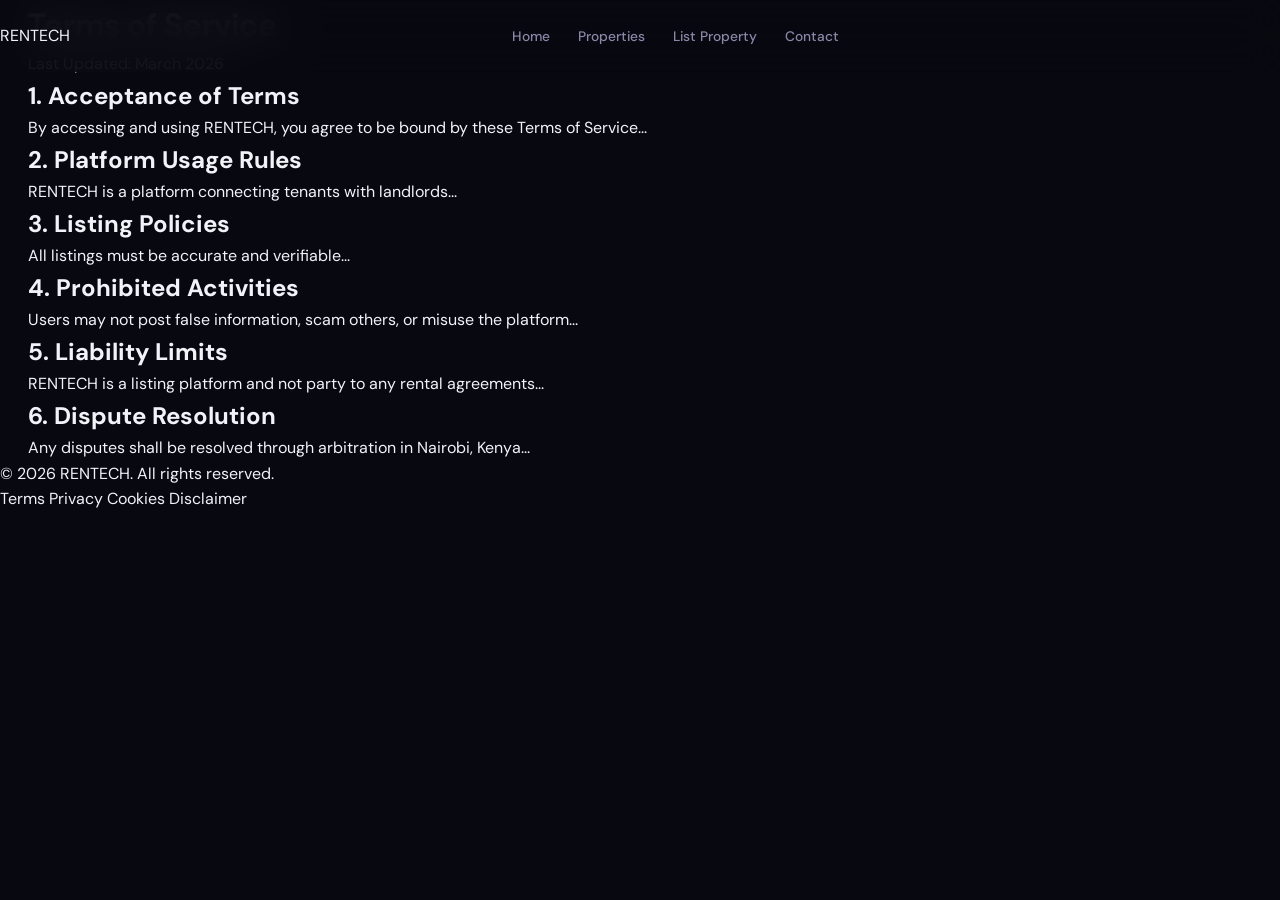
<file: cookies.html>
﻿<!DOCTYPE html>
<html lang="en" data-theme="dark">
<head>
    <meta charset="UTF-8">
    <meta name="viewport" content="width=device-width, initial-scale=1.0">
    <title>Terms of Service - RENTECH</title>
    <link rel="stylesheet" href="css/styles.css">
</head>
<body>
    <header>
        <nav class="navbar">
            <div class="logo">RENTECH</div>
            <ul class="nav-links">
                <li><a href="index.html">Home</a></li>
                <li><a href="properties.html">Properties</a></li>
                <li><a href="list-property.html">List Property</a></li>
                <li><a href="contact.html">Contact</a></li>
            </ul>
        </nav>
    </header>

    <main class="legal-page">
        <div class="container">
            <h1>Terms of Service</h1>
            <p class="last-updated">Last Updated: March 2026</p>
            
            <section>
                <h2>1. Acceptance of Terms</h2>
                <p>By accessing and using RENTECH, you agree to be bound by these Terms of Service...</p>
            </section>
            
            <section>
                <h2>2. Platform Usage Rules</h2>
                <p>RENTECH is a platform connecting tenants with landlords...</p>
            </section>
            
            <section>
                <h2>3. Listing Policies</h2>
                <p>All listings must be accurate and verifiable...</p>
            </section>
            
            <section>
                <h2>4. Prohibited Activities</h2>
                <p>Users may not post false information, scam others, or misuse the platform...</p>
            </section>
            
            <section>
                <h2>5. Liability Limits</h2>
                <p>RENTECH is a listing platform and not party to any rental agreements...</p>
            </section>
            
            <section>
                <h2>6. Dispute Resolution</h2>
                <p>Any disputes shall be resolved through arbitration in Nairobi, Kenya...</p>
            </section>
        </div>
    </main>

    <footer>
        <div class="footer-content">
            <p>&copy; 2026 RENTECH. All rights reserved.</p>
            <div class="footer-links">
                <a href="terms.html">Terms</a>
                <a href="privacy.html">Privacy</a>
                <a href="cookies.html">Cookies</a>
                <a href="disclaimer.html">Disclaimer</a>
            </div>
        </div>
    </footer>
</body>
</html>
</file>
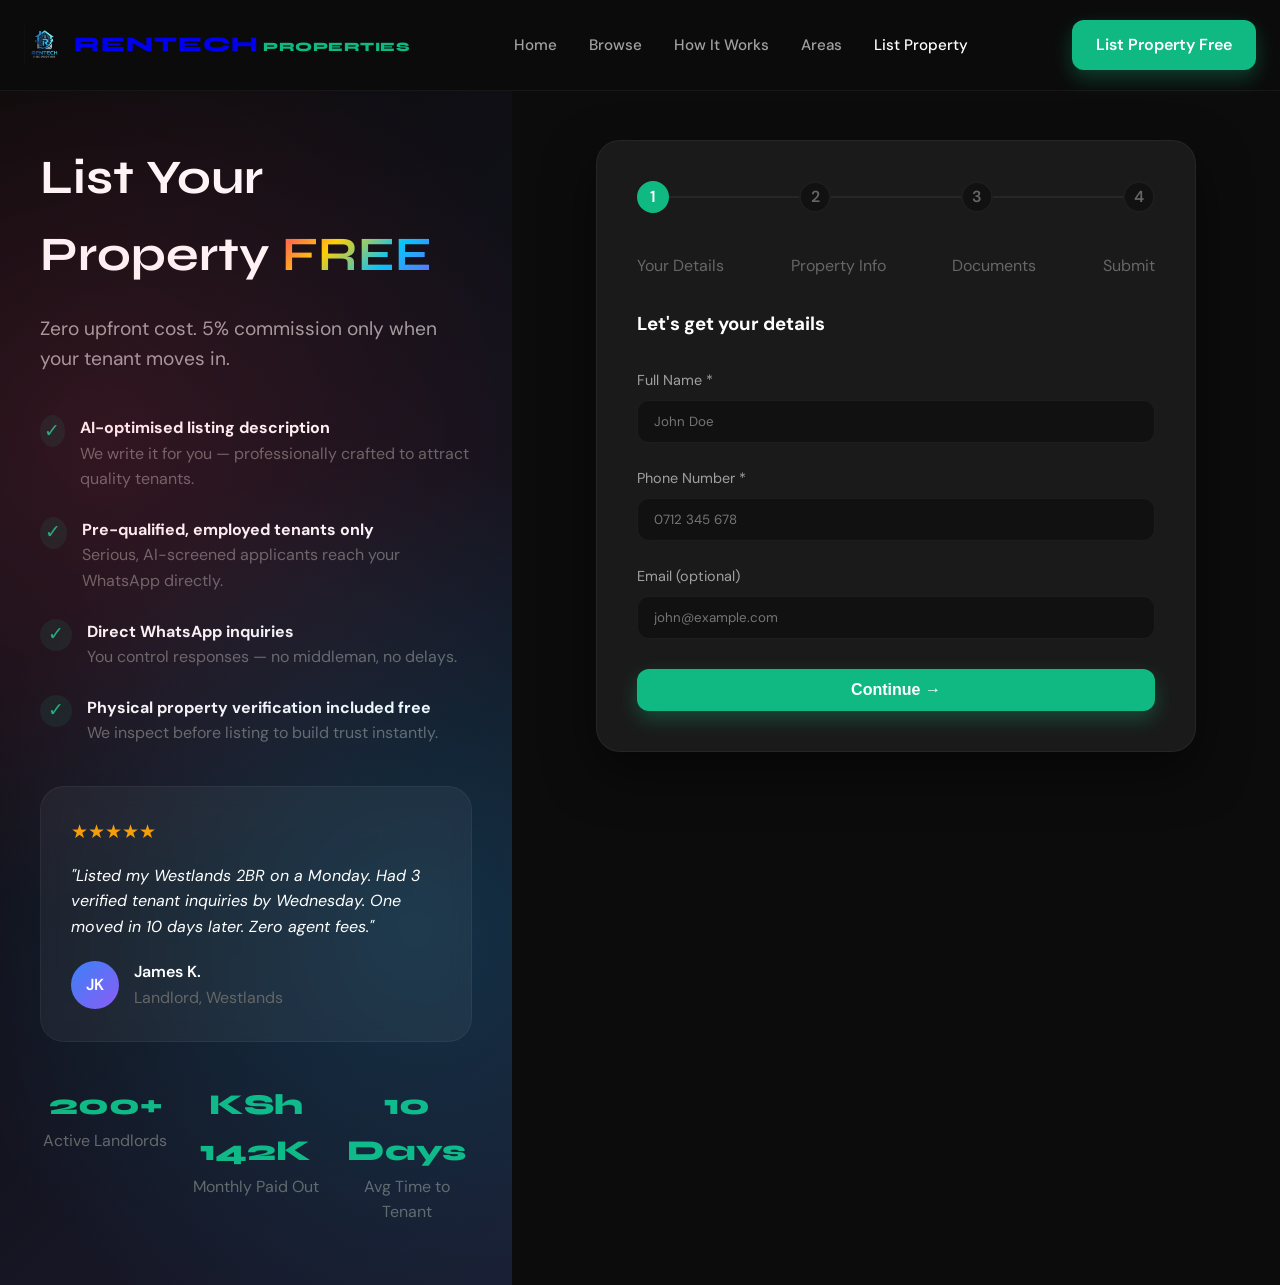
<file: list-property.html>
<!DOCTYPE html>
<html lang="en">
<head>
    <meta charset="UTF-8">
    <meta name="viewport" content="width=device-width, initial-scale=1.0">
    <title>List Your Property Free - RENTECH PROPERTIES</title>
    
    <!-- Fonts -->
    <link rel="preconnect" href="https://fonts.googleapis.com">
    <link rel="preconnect" href="https://fonts.gstatic.com" crossorigin>
    <link href="https://fonts.googleapis.com/css2?family=Syne:wght@700;800&family=DM+Sans:wght@400;500;600&display=swap" rel="stylesheet">
    
    <style>
        /* ========== ROOT VARIABLES (Match homepage) ========== */
        :root {
            --bg: #0C0C0C;
            --bg-2: #111111;
            --card: #1A1A1A;
            --card-hover: #222222;
            --text: #FFFFFF;
            --muted: #A0A0A0;
            --dim: #666666;
            --border: rgba(255,255,255,0.05);
            --border-light: rgba(255,255,255,0.1);
            --emerald: #10B981;
            --emerald-dim: rgba(16,185,129,0.1);
            --emerald-glow: rgba(16,185,129,0.3);
            --blue: #3b82f6;
            --orange: #F59E0B;
            --purple: #8b5cf6;
            --radius: 12px;
            --radius-lg: 24px;
            --shadow: 0 20px 50px rgba(0,0,0,0.5);
        }

        * {
            margin: 0;
            padding: 0;
            box-sizing: border-box;
        }

        body {
            font-family: 'DM Sans', sans-serif;
            background-color: var(--bg);
            color: var(--text);
            line-height: 1.6;
            overflow-x: hidden;
        }

        /* ========== NAVIGATION (Match homepage) ========== */
        .navbar {
            position: fixed;
            top: 0;
            left: 0;
            width: 100%;
            padding: 20px 24px;
            z-index: 1000;
            backdrop-filter: blur(20px);
            background: rgba(12, 12, 12, 0.95);
            border-bottom: 1px solid var(--border);
        }

        .nav-container {
            display: flex;
            align-items: center;
            justify-content: space-between;
            max-width: 1400px;
            margin: 0 auto;
        }

        .logo {
            display: flex;
            align-items: center;
            gap: 10px;
            text-decoration: none;
        }

        .logo-img {
            width: 40px;
            height: 40px;
        }

        .logo-img img {
            width: 100%;
            height: 100%;
            object-fit: contain;
        }

        .logo-text {
            font-family: 'Syne', sans-serif;
            font-weight: 800;
            font-size: 1.3rem;
            letter-spacing: 1px;
        }

        .logo-text span {
            font-size: 0.8rem;
            margin-left: 4px;
            letter-spacing: 0.5px;
            color: var(--emerald);
        }

        .nav-links {
            display: flex;
            gap: 32px;
            align-items: center;
        }

        .nav-links a {
            color: var(--muted);
            text-decoration: none;
            font-weight: 500;
            font-size: 0.95rem;
            transition: color 0.2s ease;
        }

        .nav-links a:hover,
        .nav-links a.active {
            color: var(--text);
        }

        .btn {
            display: inline-flex;
            align-items: center;
            justify-content: center;
            gap: 8px;
            padding: 12px 24px;
            border-radius: var(--radius);
            font-weight: 600;
            font-size: 1rem;
            cursor: pointer;
            transition: all 0.2s ease;
            border: none;
            text-decoration: none;
        }

        .btn-primary {
            background: var(--emerald);
            color: white;
            box-shadow: 0 8px 20px var(--emerald-glow);
        }

        .btn-primary:hover {
            background: #0EA271;
            transform: translateY(-2px);
        }

        .btn-outline {
            background: transparent;
            color: var(--text);
            border: 1.5px solid var(--border-light);
        }

        .btn-outline:hover {
            border-color: var(--emerald);
            background: var(--emerald-dim);
        }

        .hamburger {
            display: none;
            flex-direction: column;
            gap: 6px;
            cursor: pointer;
        }

        .hamburger span {
            width: 28px;
            height: 2px;
            background: var(--text);
            transition: all 0.2s ease;
        }

        /* ========== MAIN LAYOUT ========== */
        .listing-layout {
            display: grid;
            grid-template-columns: 40% 60%;
            min-height: 100vh;
            padding-top: 80px;
        }

        /* Left Panel - Value Proposition */
        .value-panel {
            background: linear-gradient(135deg, #0a0a0a, #1a1a2e);
            padding: 60px 40px;
            position: relative;
            overflow: hidden;
        }

        .value-panel::before {
            content: '';
            position: absolute;
            width: 100%;
            height: 100%;
            top: 0;
            left: 0;
            background: radial-gradient(circle at 20% 30%, rgba(255,65,108,0.15) 0%, transparent 50%),
                        radial-gradient(circle at 80% 70%, rgba(0,201,255,0.15) 0%, transparent 50%);
            pointer-events: none;
        }

        .value-panel h1 {
            font-size: 3rem;
            margin-bottom: 20px;
            font-family: 'Syne', sans-serif;
        }

        .value-panel h1 span {
            background: linear-gradient(135deg, #FF416C, #FFD700, #00C9FF, #6C63FF);
            -webkit-background-clip: text;
            -webkit-text-fill-color: transparent;
        }

        .benefit-item {
            display: flex;
            gap: 15px;
            margin-bottom: 25px;
            align-items: flex-start;
        }

        .benefit-icon {
            width: 32px;
            height: 32px;
            background: var(--emerald-dim);
            border-radius: 50%;
            display: flex;
            align-items: center;
            justify-content: center;
            color: var(--emerald);
            font-size: 1.2rem;
        }

        .testimonial-card {
            background: rgba(255,255,255,0.05);
            border-radius: var(--radius-lg);
            padding: 30px;
            margin: 40px 0;
            border: 1px solid var(--border);
            backdrop-filter: blur(10px);
        }

        .stats-row {
            display: grid;
            grid-template-columns: repeat(3, 1fr);
            gap: 20px;
            margin-top: 40px;
        }

        .stat-item {
            text-align: center;
        }

        .stat-number {
            font-size: 1.8rem;
            font-weight: 800;
            font-family: 'Syne', sans-serif;
            color: var(--emerald);
        }

        /* Right Panel - Form */
        .form-panel {
            padding: 60px 40px;
            background: var(--bg);
        }

        .form-card {
            max-width: 600px;
            margin: 0 auto;
            background: var(--card);
            border-radius: var(--radius-lg);
            padding: 40px;
            border: 1px solid var(--border);
            box-shadow: var(--shadow);
        }

        .progress-bar {
            display: flex;
            justify-content: space-between;
            margin-bottom: 40px;
            position: relative;
        }

        .progress-bar::before {
            content: '';
            position: absolute;
            top: 15px;
            left: 0;
            width: 100%;
            height: 2px;
            background: var(--border);
            z-index: 1;
        }

        .progress-step {
            position: relative;
            z-index: 2;
            width: 32px;
            height: 32px;
            background: var(--bg-2);
            border: 2px solid var(--border);
            border-radius: 50%;
            display: flex;
            align-items: center;
            justify-content: center;
            font-weight: 600;
            color: var(--dim);
        }

        .progress-step.active {
            border-color: var(--emerald);
            background: var(--emerald);
            color: white;
        }

        .progress-step.completed {
            border-color: var(--emerald);
            background: var(--emerald);
            color: white;
        }

        .form-step {
            display: none;
        }

        .form-step.active {
            display: block;
        }

        .form-group {
            margin-bottom: 24px;
        }

        .form-label {
            display: block;
            margin-bottom: 8px;
            color: var(--muted);
            font-size: 0.9rem;
        }

        .form-control {
            width: 100%;
            padding: 12px 16px;
            background: var(--bg-2);
            border: 1px solid var(--border);
            border-radius: var(--radius);
            color: var(--text);
            font-family: 'DM Sans', sans-serif;
            transition: all 0.2s ease;
        }

        .form-control:focus {
            outline: none;
            border-color: var(--emerald);
            box-shadow: 0 0 0 3px var(--emerald-dim);
        }

        .upload-area {
            border: 2px dashed var(--border);
            border-radius: var(--radius);
            padding: 40px;
            text-align: center;
            cursor: pointer;
            transition: all 0.2s ease;
            margin-bottom: 20px;
        }

        .upload-area:hover {
            border-color: var(--emerald);
            background: var(--emerald-dim);
        }

        .photo-previews {
            display: grid;
            grid-template-columns: repeat(4, 1fr);
            gap: 15px;
            margin-top: 20px;
        }

        .photo-preview {
            aspect-ratio: 1;
            background: var(--bg-2);
            border-radius: var(--radius);
            overflow: hidden;
        }

        .photo-preview img {
            width: 100%;
            height: 100%;
            object-fit: cover;
        }

        .btn-group {
            display: flex;
            gap: 16px;
            margin-top: 30px;
        }

        .success-screen {
            display: none;
            text-align: center;
            padding: 40px;
        }

        .success-screen.active {
            display: block;
        }

        .success-check {
            width: 100px;
            height: 100px;
            background: var(--emerald-dim);
            border-radius: 50%;
            display: flex;
            align-items: center;
            justify-content: center;
            font-size: 3rem;
            color: var(--emerald);
            margin: 0 auto 30px;
            animation: scaleIn 0.5s ease;
        }

        @keyframes scaleIn {
            from { transform: scale(0); }
            to { transform: scale(1); }
        }

        .tracker-steps {
            display: flex;
            justify-content: space-between;
            margin: 40px 0;
        }

        .tracker-step {
            flex: 1;
            text-align: center;
        }

        .tracker-dot {
            width: 30px;
            height: 30px;
            background: var(--card);
            border: 2px solid var(--border);
            border-radius: 50%;
            margin: 0 auto 10px;
            display: flex;
            align-items: center;
            justify-content: center;
        }

        .tracker-step.completed .tracker-dot {
            background: var(--emerald);
            border-color: var(--emerald);
            color: white;
        }

        .tracker-step.completed .tracker-dot::after {
            content: '✓';
        }

        .tracker-step.active .tracker-dot {
            border-color: var(--emerald);
            background: var(--emerald-dim);
        }

        @media (max-width: 900px) {
            .listing-layout {
                grid-template-columns: 1fr;
            }
            .value-panel {
                padding: 40px 24px;
            }
            .form-panel {
                padding: 40px 24px;
            }
        }
    </style>
</head>
<body>
    <!-- Navigation -->
    <nav class="navbar">
        <div class="nav-container">
            <a href="index.html" class="logo">
                <div class="logo-img">
                    <img src="assets/logo.png" alt="Rentech Logo">
                </div>
                <div class="logo-text">RENTECH<span>PROPERTIES</span></div>
            </a>
            
            <div class="nav-links">
                <a href="index.html">Home</a>
                <a href="properties.html">Browse</a>
                <a href="index.html#how">How It Works</a>
                <a href="index.html#areas">Areas</a>
                <a href="list-property.html" class="active">List Property</a>
            </div>
            
            <div style="display: flex; gap: 8px; align-items: center;">
                <a href="list-property.html" class="btn btn-primary">List Property Free</a>
                <div class="hamburger" id="ham">
                    <span></span>
                    <span></span>
                    <span></span>
                </div>
            </div>
        </div>
    </nav>

    <!-- Main Layout -->
    <div class="listing-layout">
        <!-- Left Panel - Value Proposition -->
        <div class="value-panel">
            <h1>List Your Property <span>FREE</span></h1>
            <p style="font-size: 1.2rem; margin-bottom: 40px; color: var(--muted);">Zero upfront cost. 5% commission only when your tenant moves in.</p>
            
            <div class="benefit-item">
                <div class="benefit-icon">✓</div>
                <div>
                    <h4>AI-optimised listing description</h4>
                    <p style="color: var(--dim);">We write it for you — professionally crafted to attract quality tenants.</p>
                </div>
            </div>
            
            <div class="benefit-item">
                <div class="benefit-icon">✓</div>
                <div>
                    <h4>Pre-qualified, employed tenants only</h4>
                    <p style="color: var(--dim);">Serious, AI-screened applicants reach your WhatsApp directly.</p>
                </div>
            </div>
            
            <div class="benefit-item">
                <div class="benefit-icon">✓</div>
                <div>
                    <h4>Direct WhatsApp inquiries</h4>
                    <p style="color: var(--dim);">You control responses — no middleman, no delays.</p>
                </div>
            </div>
            
            <div class="benefit-item">
                <div class="benefit-icon">✓</div>
                <div>
                    <h4>Physical property verification included free</h4>
                    <p style="color: var(--dim);">We inspect before listing to build trust instantly.</p>
                </div>
            </div>
            
            <!-- Testimonial -->
            <div class="testimonial-card">
                <div style="color: var(--orange); font-size: 1.2rem; margin-bottom: 15px;">★★★★★</div>
                <p style="font-style: italic; margin-bottom: 20px;">"Listed my Westlands 2BR on a Monday. Had 3 verified tenant inquiries by Wednesday. One moved in 10 days later. Zero agent fees."</p>
                <div style="display: flex; align-items: center; gap: 15px;">
                    <div style="width: 48px; height: 48px; border-radius: 50%; background: linear-gradient(135deg, var(--blue), var(--purple)); display: flex; align-items: center; justify-content: center; font-weight: 600;">JK</div>
                    <div>
                        <div style="font-weight: 600;">James K.</div>
                        <div style="color: var(--dim);">Landlord, Westlands</div>
                    </div>
                </div>
            </div>
            
            <!-- Stats Row -->
            <div class="stats-row">
                <div class="stat-item">
                    <div class="stat-number">200+</div>
                    <div style="color: var(--dim);">Active Landlords</div>
                </div>
                <div class="stat-item">
                    <div class="stat-number">KSh 142K</div>
                    <div style="color: var(--dim);">Monthly Paid Out</div>
                </div>
                <div class="stat-item">
                    <div class="stat-number">10 Days</div>
                    <div style="color: var(--dim);">Avg Time to Tenant</div>
                </div>
            </div>
        </div>
        
        <!-- Right Panel - Form -->
        <div class="form-panel">
            <div class="form-card" id="formContainer">
                <!-- Progress Bar -->
                <div class="progress-bar">
                    <div class="progress-step active">1</div>
                    <div class="progress-step">2</div>
                    <div class="progress-step">3</div>
                    <div class="progress-step">4</div>
                </div>
                
                <!-- Step Labels -->
                <div style="display: flex; justify-content: space-between; margin-bottom: 30px; color: var(--dim);">
                    <span>Your Details</span>
                    <span>Property Info</span>
                    <span>Documents</span>
                    <span>Submit</span>
                </div>
                
                <!-- Form -->
                <form id="listingForm">
                    <!-- STEP 1: Your Details -->
                    <div class="form-step active" id="step1">
                        <h3 style="margin-bottom: 30px;">Let's get your details</h3>
                        
                        <div class="form-group">
                            <label class="form-label">Full Name *</label>
                            <input type="text" class="form-control" placeholder="John Doe" required>
                        </div>
                        
                        <div class="form-group">
                            <label class="form-label">Phone Number *</label>
                            <input type="tel" class="form-control" placeholder="0712 345 678" required>
                        </div>
                        
                        <div class="form-group">
                            <label class="form-label">Email (optional)</label>
                            <input type="email" class="form-control" placeholder="john@example.com">
                        </div>
                        
                        <div class="btn-group">
                            <button type="button" class="btn btn-primary btn-next" style="flex: 1;" onclick="nextStep(1)">Continue →</button>
                        </div>
                    </div>
                    
                    <!-- STEP 2: Property Info -->
                    <div class="form-step" id="step2">
                        <h3 style="margin-bottom: 30px;">Tell us about the property</h3>
                        
                        <div class="form-group">
                            <label class="form-label">Location/Area *</label>
                            <select class="form-control" required>
                                <option value="">Select area</option>
                                <option>Kilimani</option>
                                <option>Westlands</option>
                                <option>Kasarani</option>
                                <option>South B</option>
                                <option>South C</option>
                                <option>Karen</option>
                            </select>
                        </div>
                        
                        <div class="form-group">
                            <label class="form-label">Property Type *</label>
                            <select class="form-control" required>
                                <option>Bedsitter</option>
                                <option>Studio</option>
                                <option>1 Bedroom</option>
                                <option>2 Bedrooms</option>
                                <option>3 Bedrooms</option>
                            </select>
                        </div>
                        
                        <div class="form-group">
                            <label class="form-label">Monthly Rent (KSh) *</label>
                            <input type="number" class="form-control" placeholder="e.g. 35000" required>
                        </div>
                        
                        <div class="form-group">
                            <label class="form-label">Property Description</label>
                            <textarea class="form-control" rows="4" placeholder="Describe your property..."></textarea>
                        </div>
                        
                        <button type="button" class="btn btn-outline" style="margin-bottom: 20px;">✨ Generate AI Description</button>
                        
                        <div class="btn-group">
                            <button type="button" class="btn btn-outline" onclick="prevStep(2)">← Back</button>
                            <button type="button" class="btn btn-primary btn-next" style="flex: 1;" onclick="nextStep(2)">Continue →</button>
                        </div>
                    </div>
                    
                    <!-- STEP 3: Documents -->
                    <div class="form-step" id="step3">
                        <h3 style="margin-bottom: 20px;">Verification Documents</h3>
                        <p style="color: var(--dim); margin-bottom: 30px;">We verify all documents to assign the ✓ Verified badge and keep Nairobi scam-free.</p>
                        
                        <div class="form-group">
                            <label class="form-label">Upload National ID *</label>
                            <div class="upload-area" onclick="document.getElementById('idUpload').click()">
                                <input type="file" id="idUpload" style="display: none;">
                                <div style="font-size: 2rem; margin-bottom: 10px;">📄</div>
                                <p>Drop ID here or click to browse</p>
                            </div>
                        </div>
                        
                        <div class="form-group">
                            <label class="form-label">Upload Title Deed / Lease *</label>
                            <div class="upload-area" onclick="document.getElementById('titleUpload').click()">
                                <input type="file" id="titleUpload" style="display: none;">
                                <div style="font-size: 2rem; margin-bottom: 10px;">🏛️</div>
                                <p>Drop document here or click to browse</p>
                            </div>
                        </div>
                        
                        <div class="form-group">
                            <label class="form-label">Property Photos *</label>
                            <div class="upload-area" onclick="document.getElementById('photoUpload').click()">
                                <input type="file" id="photoUpload" multiple style="display: none;">
                                <div style="font-size: 2rem; margin-bottom: 10px;">📸</div>
                                <p>Drop photos here or click to browse</p>
                            </div>
                            <div class="photo-previews" id="photoPreviews"></div>
                        </div>
                        
                        <div class="btn-group">
                            <button type="button" class="btn btn-outline" onclick="prevStep(3)">← Back</button>
                            <button type="button" class="btn btn-primary btn-next" style="flex: 1;" onclick="nextStep(3)">Continue →</button>
                        </div>
                    </div>
                    
                    <!-- STEP 4: Review & Submit -->
                    <div class="form-step" id="step4">
                        <h3 style="margin-bottom: 30px;">Review & Finalise</h3>
                        
                        <div style="background: var(--bg-2); border-radius: var(--radius); padding: 20px; margin-bottom: 30px;">
                            <div style="display: flex; justify-content: space-between; margin-bottom: 15px;">
                                <div>
                                    <div style="color: var(--dim);">Property</div>
                                    <div style="font-weight: 600;">Modern 2BR Apartment</div>
                                </div>
                                <div style="color: var(--emerald); font-weight: 700;">KSh 65,000/mo</div>
                            </div>
                            <div style="display: flex; gap: 20px; color: var(--dim);">
                                <span>🛏️ 2 Beds</span>
                                <span>🚿 1 Bath</span>
                                <span>📐 85m²</span>
                            </div>
                            <div style="margin-top: 15px; color: var(--emerald);">✓ ID Attached ✓ Title Attached ✓ 3 Photos Attached</div>
                        </div>
                        
                        <div style="background: var(--emerald-dim); border-radius: var(--radius); padding: 20px; margin-bottom: 30px;">
                            <label style="display: flex; align-items: flex-start; gap: 10px;">
                                <input type="checkbox" id="agreeCheck">
                                <div>
                                    <span style="font-weight: 600;">I agree to Rentech's 5% commission policy</span>
                                    <p style="color: var(--dim); font-size: 0.9rem; margin-top: 5px;">Payable within 7 days of confirmed tenant move-in. Zero charge if no tenant is placed.</p>
                                </div>
                            </label>
                        </div>
                        
                        <div class="btn-group">
                            <button type="button" class="btn btn-outline" onclick="prevStep(4)">← Back</button>
                            <button type="button" class="btn btn-primary" style="flex: 1;" onclick="submitForm()" id="submitBtn" disabled>✅ Submit My Listing</button>
                        </div>
                    </div>
                </form>
            </div>
            
            <!-- Success Screen -->
            <div class="form-card success-screen" id="successScreen">
                <div class="success-check">✅</div>
                <h2 style="margin-bottom: 20px;">Property Submitted!</h2>
                <p style="color: var(--dim); margin-bottom: 40px;">Your documents are being verified by our AI and compliance team. We'll contact you within 24 hours to confirm.</p>
                
                <div class="tracker-steps">
                    <div class="tracker-step completed">
                        <div class="tracker-dot"></div>
                        <div>Submitted</div>
                    </div>
                    <div class="tracker-step active">
                        <div class="tracker-dot"></div>
                        <div>Verification</div>
                    </div>
                    <div class="tracker-step">
                        <div class="tracker-dot"></div>
                        <div>Live</div>
                    </div>
                </div>
                
                <div style="margin-top: 40px;">
                    <a href="index.html" class="btn btn-primary">Back to Home</a>
                    <a href="properties.html" class="btn btn-outline" style="margin-left: 15px;">Browse Listings</a>
                </div>
            </div>
        </div>
    </div>

    <script>
        // Simple form step navigation
        let currentStep = 1;
        
        window.nextStep = function(step) {
            if (step === 3) {
                document.getElementById('submitBtn').disabled = !document.getElementById('agreeCheck').checked;
            }
            document.querySelectorAll('.form-step').forEach(el => el.classList.remove('active'));
            document.getElementById(`step${step + 1}`).classList.add('active');
            
            document.querySelectorAll('.progress-step').forEach((el, idx) => {
                if (idx + 1 <= step + 1) {
                    el.classList.add('active');
                }
            });
            currentStep = step + 1;
        };
        
        window.prevStep = function(step) {
            document.querySelectorAll('.form-step').forEach(el => el.classList.remove('active'));
            document.getElementById(`step${step - 1}`).classList.add('active');
            
            document.querySelectorAll('.progress-step').forEach((el, idx) => {
                if (idx + 1 <= step - 1) {
                    el.classList.add('active');
                } else {
                    el.classList.remove('active');
                }
            });
            currentStep = step - 1;
        };
        
        // Enable submit button when checkbox checked
        document.getElementById('agreeCheck')?.addEventListener('change', function(e) {
            document.getElementById('submitBtn').disabled = !e.target.checked;
        });
        
        // Form submission
        window.submitForm = function() {
            document.getElementById('formContainer').style.display = 'none';
            document.getElementById('successScreen').classList.add('active');
        };
        
        // Simple photo preview
        document.getElementById('photoUpload')?.addEventListener('change', function(e) {
            const previews = document.getElementById('photoPreviews');
            previews.innerHTML = '';
            for (let i = 0; i < Math.min(e.target.files.length, 4); i++) {
                const reader = new FileReader();
                reader.onload = function(e) {
                    const div = document.createElement('div');
                    div.className = 'photo-preview';
                    div.innerHTML = `<img src="${e.target.result}" alt="Preview">`;
                    previews.appendChild(div);
                };
                reader.readAsDataURL(e.target.files[i]);
            }
        });
        
        // Hamburger menu
        document.getElementById('ham')?.addEventListener('click', function() {
            // Simple mobile menu toggle - you can expand this
            alert('Mobile menu would open here - add your own implementation');
        });
    </script>
</body>
</html>
</file>
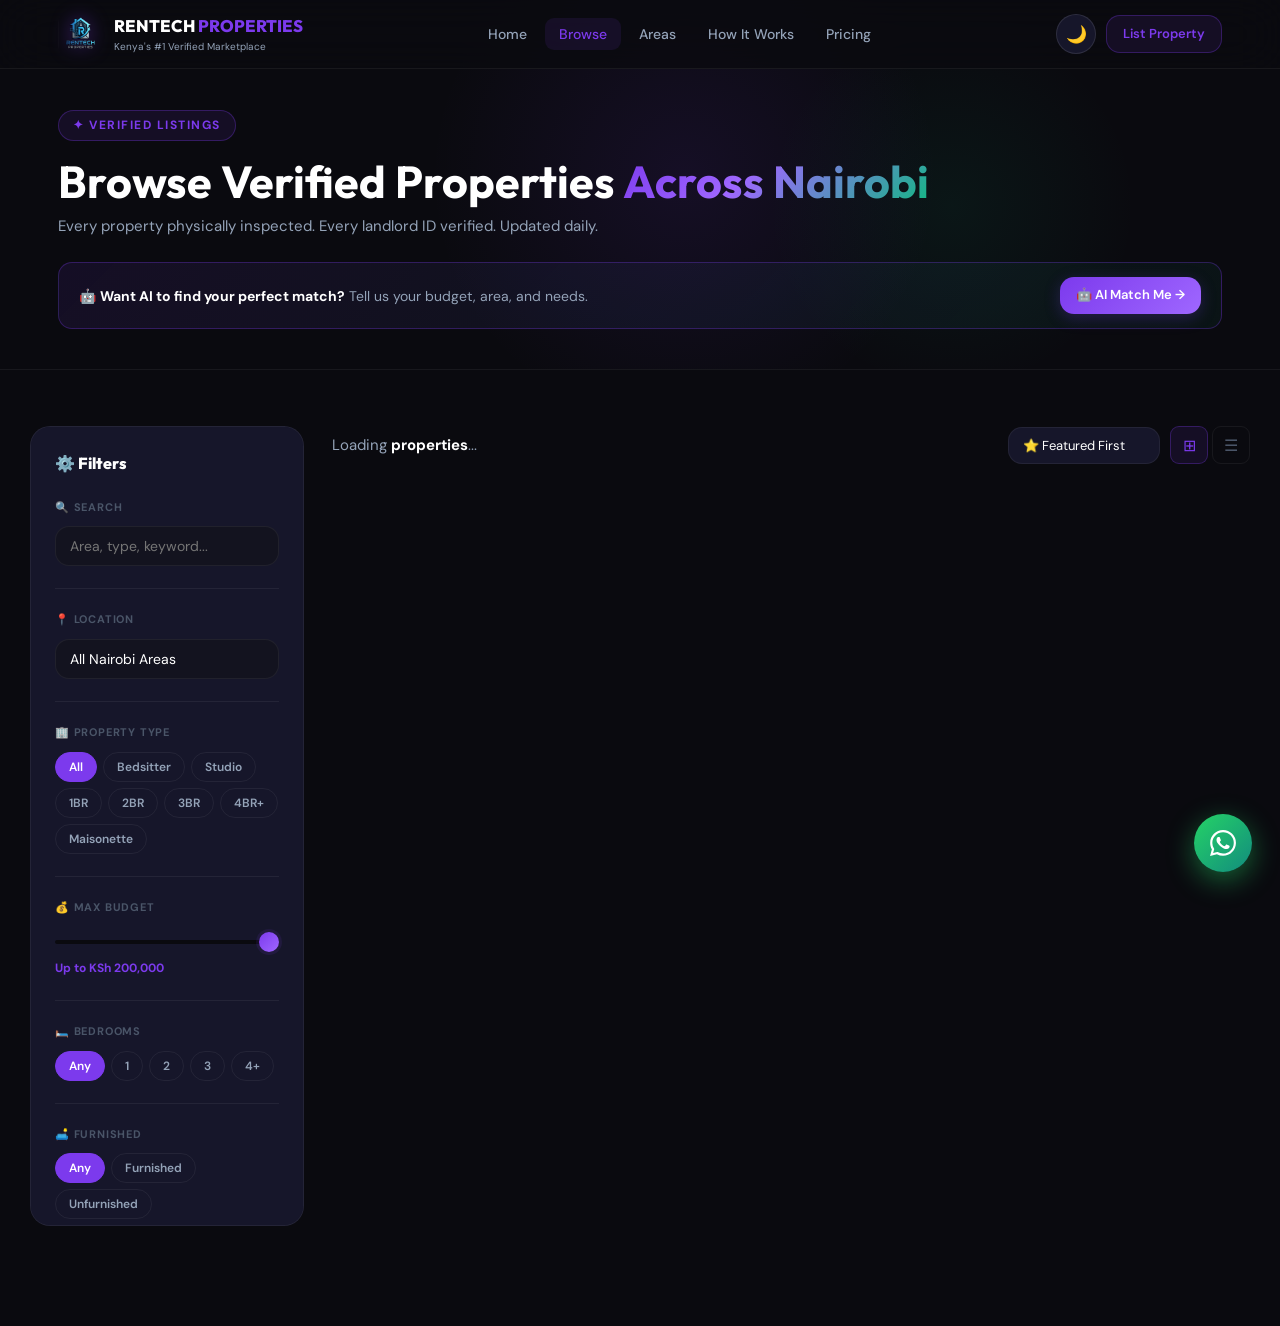
<file: properties.html>
<!DOCTYPE html>
<html lang="en" data-theme="dark">
<head>
<meta charset="UTF-8">
<meta name="viewport" content="width=device-width, initial-scale=1.0">
<title>Browse Verified Properties | Rentech Properties Nairobi</title>
<meta name="description" content="Browse 500+ verified rental properties across Nairobi. Filter by area, price, bedrooms. Kilimani, Westlands, Kasarani, Karen and more. No scam agents.">
<link rel="icon" type="image/png" sizes="32x32" href="favicon-32x32.png">
<link rel="preconnect" href="https://fonts.googleapis.com">
<link rel="preconnect" href="https://fonts.gstatic.com" crossorigin>
<link href="https://fonts.googleapis.com/css2?family=Outfit:wght@400;500;600;700;800;900&family=DM+Sans:opsz,wght@9..40,400;9..40,500;9..40,600&display=swap" rel="stylesheet">
<style>
/* ═══════════════════════════════════════════════
   RENTECH BRAND SYSTEM — MATCHES index.html
   ═══════════════════════════════════════════════ */
:root {
  --purple:#7C3AED;--purple-light:#9F67FF;--purple-dim:rgba(124,58,237,.10);
  --purple-glow:rgba(124,58,237,.25);--purple-border:rgba(124,58,237,.30);
  --emerald:#10B981;--emerald-dim:rgba(16,185,129,.10);--emerald-glow:rgba(16,185,129,.25);
  --orange:#F59E0B;--red:#EF4444;--blue:#3B82F6;--wa-green:#25D366;
  --radius:14px;--radius-lg:20px;--radius-xl:28px;
}
[data-theme="dark"]{
  --bg:#0A0A0F;--bg-2:#0F0F1A;--bg-3:#13131F;--card:#16162A;--card-hover:#1E1E35;
  --border:rgba(255,255,255,.06);--border-md:rgba(255,255,255,.10);--border-lg:rgba(255,255,255,.15);
  --text:#FFFFFF;--text-2:#E2E8F0;--muted:#94A3B8;--dim:#4A5568;
  --shadow:0 24px 60px rgba(0,0,0,.6);--shadow-card:0 8px 32px rgba(0,0,0,.4);
  --nav-bg:rgba(10,10,15,.80);
}
[data-theme="light"]{
  --bg:#F9FAFB;--bg-2:#FFFFFF;--bg-3:#F3F4F6;--card:#FFFFFF;--card-hover:#F9FAFB;
  --border:rgba(0,0,0,.06);--border-md:rgba(0,0,0,.10);--border-lg:rgba(0,0,0,.15);
  --text:#1A1A1A;--text-2:#374151;--muted:#6B7280;--dim:#9CA3AF;
  --shadow:0 24px 60px rgba(0,0,0,.08);--shadow-card:0 4px 20px rgba(0,0,0,.07);
  --nav-bg:rgba(249,250,251,.88);
}
*,*::before,*::after{margin:0;padding:0;box-sizing:border-box}
html{scroll-behavior:smooth}
body{background:var(--bg);color:var(--text);font-family:'DM Sans',sans-serif;overflow-x:hidden;line-height:1.6;transition:background .3s,color .3s}
h1,h2,h3,h4,.heading{font-family:'Outfit',sans-serif;line-height:1.15}
a{text-decoration:none;color:inherit}ul{list-style:none}
.container{max-width:1220px;margin:0 auto;padding:0 28px}
.text-purple{color:var(--purple)}.text-emerald{color:var(--emerald)}.text-muted{color:var(--muted)}

.gradient-text{background:linear-gradient(135deg,var(--purple) 0%,var(--purple-light) 40%,var(--emerald) 100%);-webkit-background-clip:text;-webkit-text-fill-color:transparent;background-clip:text}
.eyebrow{display:inline-flex;align-items:center;gap:8px;font-size:12px;font-weight:700;letter-spacing:1.5px;text-transform:uppercase;color:var(--purple);padding:5px 14px;background:var(--purple-dim);border:1px solid var(--purple-border);border-radius:50px;margin-bottom:16px}

/* BUTTONS */
.btn{display:inline-flex;align-items:center;justify-content:center;gap:8px;padding:11px 24px;border-radius:var(--radius);font-weight:600;font-size:14px;transition:all .22s;border:none;cursor:pointer;font-family:'DM Sans',sans-serif;white-space:nowrap}
.btn-primary{background:linear-gradient(135deg,var(--purple),var(--purple-light));color:#fff;box-shadow:0 4px 16px var(--purple-glow)}
.btn-primary:hover{transform:translateY(-2px);box-shadow:0 10px 28px var(--purple-glow)}
.btn-outline{background:transparent;border:1.5px solid var(--border-md);color:var(--text)}
.btn-outline:hover{border-color:var(--purple);color:var(--purple);transform:translateY(-2px)}
.btn-ghost{background:var(--purple-dim);color:var(--purple);border:1px solid var(--purple-border)}
.btn-ghost:hover{background:var(--purple);color:#fff}
.btn-wa{background:linear-gradient(135deg,#25D366,#128C7E);color:#fff}
.btn-wa:hover{transform:translateY(-1px);box-shadow:0 6px 18px rgba(37,211,102,.3)}
.btn-reset{background:transparent;border:1.5px solid var(--border-md);color:var(--muted)}
.btn-reset:hover{border-color:var(--red);color:var(--red)}
.btn-sm{padding:8px 16px;font-size:13px}
.btn-full{width:100%;justify-content:center}

/* NAV */
.nav{position:fixed;top:0;width:100%;z-index:500;background:var(--nav-bg);backdrop-filter:blur(24px);-webkit-backdrop-filter:blur(24px);border-bottom:1px solid var(--border);transition:all .3s}
.nav.scrolled{background:var(--bg-2);box-shadow:0 4px 24px rgba(0,0,0,.12)}
.nav-wrap{display:flex;align-items:center;justify-content:space-between;height:68px;gap:20px}
.nav-logo{display:flex;align-items:center;gap:12px;flex-shrink:0}
.nav-logo img{height:44px;width:44px;object-fit:contain;border-radius:10px;filter:drop-shadow(0 0 10px rgba(124,58,237,.4));transition:transform .3s}
.nav-logo:hover img{transform:scale(1.05) rotate(-3deg)}
.nav-logo-text{font-family:'Outfit',sans-serif;font-size:1.05rem;font-weight:800}
.nav-logo-sub{font-size:10px;color:var(--muted)}
.nav-links{display:flex;align-items:center;gap:4px;list-style:none}
.nav-links a{padding:7px 14px;border-radius:9px;font-size:14px;font-weight:500;color:var(--muted);transition:all .2s}
.nav-links a:hover{color:var(--text);background:var(--border)}
.nav-links a.active{color:var(--purple);background:var(--purple-dim)}
.nav-right{display:flex;align-items:center;gap:10px}
.theme-btn{width:40px;height:40px;border-radius:50%;border:1.5px solid var(--border-md);background:var(--card);color:var(--muted);font-size:17px;display:flex;align-items:center;justify-content:center;cursor:pointer;transition:all .2s}
.theme-btn:hover{border-color:var(--purple);color:var(--purple);background:var(--purple-dim)}
.hamburger{display:none;width:40px;height:40px;border-radius:9px;border:1.5px solid var(--border-md);background:var(--card);color:var(--text);font-size:19px;align-items:center;justify-content:center;cursor:pointer}
.mobile-menu{display:none;flex-direction:column;background:var(--bg-2);border-top:1px solid var(--border);padding:16px 24px;gap:4px}
.mobile-menu.open{display:flex}
.mobile-menu a{padding:12px 8px;border-bottom:1px solid var(--border);color:var(--muted);font-size:15px;font-weight:500;transition:color .2s}
.mobile-menu a:last-child{border-bottom:none}
.mobile-menu a:hover{color:var(--purple)}

/* PAGE HEADER */
.page-header{padding:110px 0 40px;position:relative;overflow:hidden;border-bottom:1px solid var(--border)}
.page-header::before{content:'';position:absolute;top:-20%;left:30%;width:600px;height:500px;background:radial-gradient(circle,rgba(124,58,237,.10) 0%,transparent 65%);pointer-events:none}
.page-header::after{content:'';position:absolute;bottom:-10%;right:10%;width:400px;height:400px;background:radial-gradient(circle,rgba(16,185,129,.07) 0%,transparent 65%);pointer-events:none}
.page-header h1{font-size:clamp(1.8rem,4vw,2.8rem);line-height:1.1;margin-bottom:8px;position:relative;z-index:1}
.page-header p{color:var(--muted);font-size:15px;position:relative;z-index:1}
.ai-banner{display:flex;align-items:center;justify-content:space-between;background:linear-gradient(135deg,var(--purple-dim),rgba(16,185,129,.06));border:1px solid var(--purple-border);border-radius:var(--radius);padding:14px 20px;margin-top:24px;flex-wrap:wrap;gap:12px;position:relative;z-index:1}
.ai-banner-text strong{color:var(--text)}
.ai-banner-text{font-size:14px;color:var(--muted)}

/* BROWSE LAYOUT */
.browse-layout{display:flex;gap:28px;padding:36px 0 100px;align-items:flex-start}

/* SIDEBAR */
.sidebar{width:274px;flex-shrink:0;position:sticky;top:80px;background:var(--card);border:1.5px solid var(--border);border-radius:var(--radius-lg);padding:24px;max-height:calc(100vh - 100px);overflow-y:auto;transition:background .3s,border-color .3s}
.sidebar::-webkit-scrollbar{width:4px}
.sidebar::-webkit-scrollbar-thumb{background:var(--purple-dim);border-radius:2px}
.sidebar-header{display:flex;align-items:center;justify-content:space-between;margin-bottom:22px}
.sidebar-title{font-family:'Outfit',sans-serif;font-size:1rem;font-weight:800;display:flex;align-items:center;gap:8px}
#sidebar-close-btn{display:none;background:none;border:none;color:var(--muted);font-size:22px;cursor:pointer;transition:color .2s}
#sidebar-close-btn:hover{color:var(--purple)}
.filter-group{margin-bottom:22px;padding-bottom:22px;border-bottom:1px solid var(--border)}
.filter-group:last-child{border-bottom:none;margin-bottom:0;padding-bottom:0}
.filter-label{font-size:11px;font-weight:700;text-transform:uppercase;letter-spacing:.8px;color:var(--dim);margin-bottom:10px;display:block}
.filter-input,.filter-select{width:100%;background:var(--bg-3);border:1.5px solid var(--border);color:var(--text);padding:10px 14px;border-radius:var(--radius);outline:none;font-family:'DM Sans',sans-serif;font-size:14px;transition:border-color .2s}
.filter-input:focus,.filter-select:focus{border-color:var(--purple)}
.filter-select{-webkit-appearance:none;appearance:none;cursor:pointer}
.chip-group{display:flex;flex-wrap:wrap;gap:6px}
.chip{padding:6px 13px;border:1.5px solid var(--border);border-radius:50px;background:transparent;color:var(--muted);font-size:12px;font-weight:600;cursor:pointer;transition:all .2s;font-family:'DM Sans',sans-serif}
.chip:hover{border-color:var(--purple);color:var(--purple)}
.chip.active{background:var(--purple);color:#fff;border-color:var(--purple)}
input[type="range"]{width:100%;-webkit-appearance:none;height:4px;background:var(--bg);border-radius:2px;outline:none;margin-top:8px;cursor:pointer}
input[type="range"]::-webkit-slider-thumb{-webkit-appearance:none;width:20px;height:20px;border-radius:50%;background:linear-gradient(135deg,var(--purple),var(--purple-light));cursor:pointer;box-shadow:0 0 0 3px var(--purple-dim)}
.range-label{font-size:12px;color:var(--purple);font-weight:700;margin-top:7px;display:block}
.amenity-checks{display:flex;flex-direction:column;gap:8px}
.amenity-check{display:flex;align-items:center;gap:10px;font-size:13px;color:var(--muted);cursor:pointer;padding:3px 0;transition:color .2s}
.amenity-check:hover{color:var(--text)}
.amenity-check input[type="checkbox"]{width:16px;height:16px;accent-color:var(--purple);cursor:pointer;flex-shrink:0}
.sidebar-btns{display:flex;flex-direction:column;gap:8px;margin-top:8px}

/* MAIN */
.main-content{flex:1;min-width:0}
.results-top{display:flex;align-items:center;justify-content:space-between;margin-bottom:16px;flex-wrap:wrap;gap:12px}
.results-count{font-size:15px;color:var(--muted)}
.results-count strong{color:var(--text)}
.sort-row{display:flex;align-items:center;gap:10px}
.sort-select{background:var(--card);border:1.5px solid var(--border);color:var(--text);padding:9px 14px;border-radius:var(--radius);outline:none;font-family:'DM Sans',sans-serif;font-size:13px;cursor:pointer;-webkit-appearance:none;appearance:none;transition:border-color .2s}
.sort-select:focus{border-color:var(--purple)}
.view-toggles{display:flex;gap:4px}
.view-btn{width:38px;height:38px;border:1.5px solid var(--border);border-radius:9px;background:transparent;color:var(--dim);font-size:16px;cursor:pointer;transition:all .2s;display:flex;align-items:center;justify-content:center}
.view-btn.active{background:var(--purple-dim);border-color:var(--purple-border);color:var(--purple)}
.active-pills{display:flex;flex-wrap:wrap;gap:8px;margin-bottom:16px;min-height:8px}
.active-pill{display:flex;align-items:center;gap:6px;background:var(--purple-dim);border:1px solid var(--purple-border);color:var(--purple);padding:5px 12px;border-radius:50px;font-size:12px;font-weight:600}
.active-pill button{background:none;border:none;color:var(--purple);cursor:pointer;font-size:15px;line-height:1;padding:0}
.active-pill button:hover{color:var(--red)}
.mobile-filter-btn{display:none;align-items:center;gap:8px;background:var(--card);border:1.5px solid var(--border-md);color:var(--text);padding:10px 18px;border-radius:var(--radius);font-weight:600;font-size:14px;cursor:pointer;font-family:'DM Sans',sans-serif;margin-bottom:16px;transition:all .2s}
.mobile-filter-btn:hover{border-color:var(--purple);color:var(--purple)}

/* PROPERTY CARDS */
.props-grid{display:grid;grid-template-columns:repeat(3,1fr);gap:22px}
.props-grid.list-view{grid-template-columns:1fr}
.props-grid.list-view .prop-card{flex-direction:row}
.props-grid.list-view .prop-card-img{width:240px;flex-shrink:0;height:auto}

.prop-card{background:var(--card);border:1.5px solid var(--border);border-radius:var(--radius-lg);overflow:hidden;display:flex;flex-direction:column;transition:transform .3s,box-shadow .3s,border-color .3s}
.prop-card:hover{transform:translateY(-8px);border-color:var(--purple);box-shadow:0 28px 56px rgba(0,0,0,.3),0 0 0 1px var(--purple-border),0 0 40px var(--purple-dim)}
[data-theme="light"] .prop-card:hover{box-shadow:0 16px 40px rgba(124,58,237,.15),0 0 0 1px var(--purple-border)}
.prop-card-img{height:205px;background:linear-gradient(135deg,#0D0D2B,#1a0a3d);display:flex;align-items:center;justify-content:center;font-size:4.5rem;position:relative;overflow:hidden;cursor:pointer}
[data-theme="light"] .prop-card-img{background:linear-gradient(135deg,#EDE9FE,#DDD6FE)}
.prop-card-img::before{content:'';position:absolute;inset:0;background:linear-gradient(to bottom,transparent 40%,rgba(0,0,0,.5));pointer-events:none}
.prop-card-img:hover .card-emoji{transform:scale(1.08)}
.card-emoji{position:relative;z-index:1;transition:transform .4s}
.card-tags{position:absolute;top:12px;left:12px;display:flex;gap:6px;z-index:2;flex-wrap:wrap}
.tag{padding:4px 10px;border-radius:7px;font-size:11px;font-weight:800;letter-spacing:.3px;backdrop-filter:blur(8px)}
.tag-new{background:var(--purple);color:#fff}
.tag-hot{background:var(--orange);color:#021a0d}
.tag-verified{background:rgba(16,185,129,.2);color:var(--emerald);border:1px solid rgba(16,185,129,.3)}
.tag-featured{background:rgba(245,158,11,.2);color:var(--orange);border:1px solid rgba(245,158,11,.3)}
.card-save-btn{position:absolute;top:12px;right:12px;width:34px;height:34px;border-radius:50%;background:rgba(0,0,0,.4);backdrop-filter:blur(8px);border:1.5px solid rgba(255,255,255,.15);color:rgba(255,255,255,.7);font-size:15px;z-index:2;display:flex;align-items:center;justify-content:center;cursor:pointer;transition:all .2s}
.card-save-btn:hover{background:rgba(239,68,68,.3);border-color:rgba(239,68,68,.5);color:#ef4444}
.card-save-btn.saved{color:#ef4444;border-color:rgba(239,68,68,.4);background:rgba(239,68,68,.15)}
.prop-card-body{padding:20px;flex:1;display:flex;flex-direction:column;gap:10px}
.card-location{font-size:12px;color:var(--muted);display:flex;align-items:center;gap:5px}
.card-title{font-family:'Outfit',sans-serif;font-size:1.05rem;font-weight:700;line-height:1.3;cursor:pointer;transition:color .2s}
.card-title:hover{color:var(--purple)}
.card-price{font-family:'Outfit',sans-serif;font-size:1.35rem;font-weight:900;background:linear-gradient(135deg,var(--purple),var(--emerald));-webkit-background-clip:text;-webkit-text-fill-color:transparent;background-clip:text}
.card-price sub{font-size:12px;color:var(--dim);font-weight:400;font-family:'DM Sans',sans-serif;-webkit-text-fill-color:var(--dim)}
.card-specs{display:flex;gap:12px;font-size:13px;color:var(--muted);padding:10px 0;border-top:1px solid var(--border);border-bottom:1px solid var(--border)}
.card-pills{display:flex;flex-wrap:wrap;gap:5px}
.card-pill{background:var(--bg-3);border:1px solid var(--border);padding:3px 9px;border-radius:50px;font-size:11px;color:var(--muted)}
.card-status{font-size:12px;color:var(--emerald);font-weight:600;display:flex;align-items:center;gap:5px}
.status-dot{width:6px;height:6px;border-radius:50%;background:var(--emerald);animation:pulse 2s infinite;flex-shrink:0}
.card-actions{display:grid;grid-template-columns:1fr 1fr;gap:8px;margin-top:auto;padding-top:4px}
.card-actions a{display:flex;align-items:center;justify-content:center;gap:6px;padding:10px;border-radius:var(--radius);font-size:13px;font-weight:600;transition:all .2s}
.card-btn-detail{background:var(--purple-dim);color:var(--purple);border:1px solid var(--purple-border)}
.card-btn-detail:hover{background:var(--purple);color:#fff}
.card-btn-wa{background:linear-gradient(135deg,#25D366,#128C7E);color:#fff}
.card-btn-wa:hover{transform:translateY(-1px);box-shadow:0 6px 16px rgba(37,211,102,.3)}
.prop-card-foot{background:var(--emerald-dim);border-top:1px solid rgba(16,185,129,.15);padding:9px 20px;display:flex;align-items:center;gap:6px;font-size:12px;font-weight:600;color:var(--emerald)}
.no-results{grid-column:1/-1;text-align:center;padding:80px 20px;color:var(--dim)}
.no-results-icon{font-size:3.5rem;margin-bottom:16px}
.no-results h3{font-size:1.3rem;margin-bottom:8px;color:var(--text)}

/* LOAD MORE */
.load-more-wrap{text-align:center;margin-top:44px}
.btn-load-more{background:transparent;border:1.5px solid var(--border-md);color:var(--muted);padding:13px 36px;border-radius:var(--radius);font-weight:600;font-size:15px;cursor:pointer;transition:all .2s;font-family:'DM Sans',sans-serif}
.btn-load-more:hover{border-color:var(--purple);color:var(--purple)}

/* FLOATS */
.float-wa{position:fixed;bottom:28px;right:28px;width:58px;height:58px;background:linear-gradient(135deg,#25D366,#128C7E);border-radius:50%;display:flex;align-items:center;justify-content:center;color:white;box-shadow:0 8px 28px rgba(37,211,102,.45);z-index:400;animation:floatBounce 3s ease-in-out infinite;transition:transform .2s}
.float-wa:hover{transform:scale(1.12);animation:none}
.scroll-top-btn{position:fixed;bottom:100px;right:28px;width:44px;height:44px;background:var(--card);border:1.5px solid var(--border-md);backdrop-filter:blur(10px);border-radius:50%;display:flex;align-items:center;justify-content:center;color:var(--muted);font-size:20px;cursor:pointer;transition:all .3s;z-index:400;opacity:0;transform:translateY(12px);pointer-events:none}
.scroll-top-btn.show{opacity:1;transform:translateY(0);pointer-events:all}
.scroll-top-btn:hover{background:var(--purple);border-color:var(--purple);color:#fff;transform:translateY(-3px);box-shadow:0 8px 24px var(--purple-glow)}

/* SIDEBAR OVERLAY */
.sidebar-overlay{display:none;position:fixed;inset:0;background:rgba(0,0,0,.6);z-index:599;backdrop-filter:blur(4px)}
.sidebar-overlay.open{display:block}

/* ANIMATIONS */
.reveal{opacity:0;transform:translateY(24px);transition:opacity .6s,transform .6s}
.reveal.in{opacity:1;transform:translateY(0)}
@keyframes pulse{0%{box-shadow:0 0 0 0 rgba(16,185,129,.6)}70%{box-shadow:0 0 0 8px rgba(16,185,129,0)}100%{box-shadow:0 0 0 0 rgba(16,185,129,0)}}
@keyframes floatBounce{0%,100%{transform:translateY(0)}50%{transform:translateY(-7px)}}
@media(prefers-reduced-motion:reduce){*{animation-duration:.01ms!important;transition-duration:.01ms!important}}

/* RESPONSIVE */
@media(max-width:960px){
  .nav-links,.nav-cta{display:none!important}.hamburger{display:flex!important}
  .sidebar{display:none;position:fixed;top:0;left:0;height:100vh;z-index:600;border-radius:0;width:290px;overflow-y:auto}
  .sidebar.open{display:block}
  #sidebar-close-btn{display:block}
  .mobile-filter-btn{display:flex}
  .browse-layout{display:block;padding-top:24px}
  .props-grid{grid-template-columns:repeat(2,1fr)}
  .props-grid.list-view .prop-card{flex-direction:column}
  .props-grid.list-view .prop-card-img{width:100%;height:180px}
}
@media(max-width:640px){
  .props-grid,.props-grid.list-view{grid-template-columns:1fr}
  .results-top{flex-direction:column;align-items:flex-start}
}
</style>
</head>
<body>

<!-- NAV -->
<nav class="nav" id="main-nav">
  <div class="container nav-wrap">
    <a href="index.html" class="nav-logo">
      <img src="assets/logo.png" alt="Rentech Properties">
      <div>
        <div class="nav-logo-text">RENTECH <span class="text-purple">PROPERTIES</span></div>
        <div class="nav-logo-sub">Kenya's #1 Verified Marketplace</div>
      </div>
    </a>
    <ul class="nav-links">
      <li><a href="index.html">Home</a></li>
      <li><a href="properties.html" class="active">Browse</a></li>
      <li><a href="kilimani-apartments.html">Areas</a></li>
      <li><a href="index.html#how">How It Works</a></li>
      <li><a href="index.html#pricing">Pricing</a></li>
    </ul>
    <div class="nav-right">
      <button class="theme-btn" id="theme-btn" title="Toggle theme">🌙</button>
      <a href="list-property.html" class="btn btn-ghost btn-sm nav-cta">List Property</a>
      <button class="hamburger" id="hamburger">☰</button>
    </div>
  </div>
  <div class="mobile-menu" id="mobile-menu">
    <a href="index.html">🏠 Home</a>
    <a href="properties.html">🔍 Browse Properties</a>
    <a href="kilimani-apartments.html">📍 Areas</a>
    <a href="index.html#how">📋 How It Works</a>
    <a href="list-property.html">📝 List Property Free</a>
    <a href="https://wa.me/254723783337" target="_blank" style="color:var(--purple)">💬 WhatsApp: +254 723 783 337</a>
  </div>
</nav>

<!-- PAGE HEADER -->
<div class="page-header">
  <div class="container">
    <span class="eyebrow">✦ Verified Listings</span>
    <h1 class="heading">Browse Verified Properties <span class="gradient-text">Across Nairobi</span></h1>
    <p>Every property physically inspected. Every landlord ID verified. Updated daily.</p>
    <div class="ai-banner">
      <div class="ai-banner-text">🤖 <strong>Want AI to find your perfect match?</strong> Tell us your budget, area, and needs.</div>
      <a href="https://wa.me/254723783337?text=Hi%20Rentech!%20Please%20AI-match%20me%20with%20the%20best%20properties%20for%20my%20needs." target="_blank" class="btn btn-primary btn-sm" style="flex-shrink:0">🤖 AI Match Me →</a>
    </div>
  </div>
</div>

<!-- MOBILE FILTER BTN -->
<div class="container" style="padding-top:20px">
  <button class="mobile-filter-btn" id="mobile-filter-btn">
    <svg width="16" height="16" fill="none" stroke="currentColor" stroke-width="2" viewBox="0 0 24 24"><path d="M22 3H2l8 9.46V19l4 2v-8.54L22 3z"/></svg>
    Filters
    <span id="active-count" style="background:var(--purple);color:#fff;border-radius:50px;padding:1px 8px;font-size:11px;display:none">0</span>
  </button>
</div>

<!-- SIDEBAR OVERLAY -->
<div class="sidebar-overlay" id="sidebar-overlay"></div>

<!-- BROWSE LAYOUT -->
<div class="container browse-layout">

  <!-- SIDEBAR -->
  <aside class="sidebar" id="sidebar">
    <div class="sidebar-header">
      <div class="sidebar-title">⚙️ Filters</div>
      <button id="sidebar-close-btn">✕</button>
    </div>

    <div class="filter-group">
      <span class="filter-label">🔍 Search</span>
      <input type="text" class="filter-input" id="f-search" placeholder="Area, type, keyword...">
    </div>

    <div class="filter-group">
      <span class="filter-label">📍 Location</span>
      <select class="filter-select" id="f-area">
        <option value="All">All Nairobi Areas</option>
        <option>Kilimani</option><option>Westlands</option><option>Kasarani</option>
        <option>South B</option><option>South C</option><option>Karen</option>
        <option>Lavington</option><option>Eastleigh</option><option>Lang'ata</option>
        <option>Kileleshwa</option><option>Parklands</option><option>Ngong Road</option>
        <option>Embakasi</option>
      </select>
    </div>

    <div class="filter-group">
      <span class="filter-label">🏢 Property Type</span>
      <div class="chip-group">
        <button class="chip active" data-group="type" data-val="All">All</button>
        <button class="chip" data-group="type" data-val="Bedsitter">Bedsitter</button>
        <button class="chip" data-group="type" data-val="Studio">Studio</button>
        <button class="chip" data-group="type" data-val="1BR">1BR</button>
        <button class="chip" data-group="type" data-val="2BR">2BR</button>
        <button class="chip" data-group="type" data-val="3BR">3BR</button>
        <button class="chip" data-group="type" data-val="4BR+">4BR+</button>
        <button class="chip" data-group="type" data-val="Maisonette">Maisonette</button>
      </div>
    </div>

    <div class="filter-group">
      <span class="filter-label">💰 Max Budget</span>
      <input type="range" id="f-price" min="5000" max="200000" step="5000" value="200000">
      <span class="range-label" id="price-label">Up to KSh 200,000</span>
    </div>

    <div class="filter-group">
      <span class="filter-label">🛏️ Bedrooms</span>
      <div class="chip-group">
        <button class="chip active" data-group="beds" data-val="Any">Any</button>
        <button class="chip" data-group="beds" data-val="1">1</button>
        <button class="chip" data-group="beds" data-val="2">2</button>
        <button class="chip" data-group="beds" data-val="3">3</button>
        <button class="chip" data-group="beds" data-val="4+">4+</button>
      </div>
    </div>

    <div class="filter-group">
      <span class="filter-label">🛋️ Furnished</span>
      <div class="chip-group">
        <button class="chip active" data-group="furnished" data-val="Any">Any</button>
        <button class="chip" data-group="furnished" data-val="Furnished">Furnished</button>
        <button class="chip" data-group="furnished" data-val="Unfurnished">Unfurnished</button>
      </div>
    </div>

    <div class="filter-group">
      <span class="filter-label">✨ Amenities</span>
      <div class="amenity-checks">
        <label class="amenity-check"><input type="checkbox" value="Parking"> Parking</label>
        <label class="amenity-check"><input type="checkbox" value="Security"> 24hr Security</label>
        <label class="amenity-check"><input type="checkbox" value="Generator"> Generator</label>
        <label class="amenity-check"><input type="checkbox" value="Borehole"> Borehole Water</label>
        <label class="amenity-check"><input type="checkbox" value="Pool"> Swimming Pool</label>
        <label class="amenity-check"><input type="checkbox" value="Gym"> Gym</label>
        <label class="amenity-check"><input type="checkbox" value="DSQ"> DSQ</label>
        <label class="amenity-check"><input type="checkbox" value="Lift"> Lift/Elevator</label>
        <label class="amenity-check"><input type="checkbox" value="CCTV"> CCTV</label>
        <label class="amenity-check"><input type="checkbox" value="Garden"> Garden</label>
      </div>
    </div>

    <div class="sidebar-btns">
      <button class="btn btn-primary btn-full" id="apply-btn">🔍 Apply Filters</button>
      <button class="btn btn-reset btn-full btn-sm" id="reset-btn">↺ Reset All</button>
    </div>
  </aside>

  <!-- MAIN CONTENT -->
  <main class="main-content">
    <div class="results-top">
      <div class="results-count" id="results-count">Loading <strong>properties</strong>...</div>
      <div class="sort-row">
        <select class="sort-select" id="sort-select">
          <option value="featured">⭐ Featured First</option>
          <option value="newest">🆕 Newest</option>
          <option value="price-asc">💰 Price: Low → High</option>
          <option value="price-desc">💰 Price: High → Low</option>
        </select>
        <div class="view-toggles">
          <button class="view-btn active" id="grid-btn" title="Grid view">⊞</button>
          <button class="view-btn" id="list-btn" title="List view">☰</button>
        </div>
      </div>
    </div>
    <div class="active-pills" id="active-pills"></div>
    <div class="props-grid reveal in" id="props-grid"></div>
    <div class="load-more-wrap" id="load-more-wrap" style="display:none">
      <button class="btn-load-more" id="load-more-btn">Load More Properties →</button>
    </div>
  </main>
</div>

<!-- FLOATS -->
<a href="https://wa.me/254723783337?text=Hello%20Rentech!%20I%20need%20help%20finding%20a%20property%20in%20Nairobi." class="float-wa" target="_blank" rel="noopener" title="Chat with us">
  <svg width="26" height="26" fill="currentColor" viewBox="0 0 24 24"><path d="M17.472 14.382c-.297-.149-1.758-.867-2.03-.967-.273-.099-.471-.148-.67.15-.197.297-.767.966-.94 1.164-.173.199-.347.223-.644.075-.297-.15-1.255-.463-2.39-1.475-.883-.788-1.48-1.761-1.653-2.059-.173-.297-.018-.458.13-.606.134-.133.298-.347.446-.52.149-.174.198-.298.298-.497.099-.198.05-.371-.025-.52-.075-.149-.669-1.612-.916-2.207-.242-.579-.487-.5-.669-.51a12.8 12.8 0 0 0-.57-.01c-.198 0-.52.074-.792.372-.272.297-1.04 1.016-1.04 2.479 0 1.462 1.065 2.875 1.213 3.074.149.198 2.096 3.2 5.077 4.487.709.306 1.262.489 1.694.625.712.227 1.36.195 1.871.118.571-.085 1.758-.719 2.006-1.413.248-.694.248-1.289.173-1.413-.074-.124-.272-.198-.57-.347m-5.421 7.403h-.004a9.87 9.87 0 0 1-5.031-1.378l-.361-.214-3.741.982.998-3.648-.235-.374a9.86 9.86 0 0 1-1.51-5.26c.001-5.45 4.436-9.884 9.888-9.884 2.64 0 5.122 1.03 6.988 2.898a9.825 9.825 0 0 1 2.893 6.994c-.003 5.45-4.437 9.884-9.885 9.884m8.413-18.297A11.815 11.815 0 0 0 12.05 0C5.495 0 .16 5.335.157 11.892c0 2.096.547 4.142 1.588 5.945L.057 24l6.305-1.654a11.882 11.882 0 0 0 5.683 1.448h.005c6.554 0 11.89-5.335 11.893-11.893a11.821 11.821 0 0 0-3.48-8.413Z"/></svg>
</a>
<button class="scroll-top-btn" id="scroll-top-btn">↑</button>

<script src="js/properties.js"></script>
<script>
// ── THEME ─────────────────────────────────────────────
const themeBtn = document.getElementById('theme-btn');
let dark = localStorage.getItem('rt_theme') !== 'light';
function applyTheme() { document.documentElement.setAttribute('data-theme', dark ? 'dark' : 'light'); themeBtn.textContent = dark ? '🌙' : '☀️'; }
themeBtn.addEventListener('click', () => { dark = !dark; localStorage.setItem('rt_theme', dark ? 'dark' : 'light'); applyTheme(); });
applyTheme();

// ── NAV ───────────────────────────────────────────────
const nav = document.getElementById('main-nav');
const scrollBtn = document.getElementById('scroll-top-btn');
window.addEventListener('scroll', () => { nav.classList.toggle('scrolled', window.scrollY > 50); scrollBtn.classList.toggle('show', window.scrollY > 400); }, { passive: true });
scrollBtn.addEventListener('click', () => window.scrollTo({ top: 0, behavior: 'smooth' }));
document.getElementById('hamburger').addEventListener('click', () => { const m = document.getElementById('mobile-menu'); const o = m.classList.toggle('open'); document.getElementById('hamburger').textContent = o ? '✕' : '☰'; });

// ── MOBILE SIDEBAR ────────────────────────────────────
const sidebar = document.getElementById('sidebar');
const overlay = document.getElementById('sidebar-overlay');
function openSidebar() { sidebar.classList.add('open'); overlay.classList.add('open'); }
function closeSidebar() { sidebar.classList.remove('open'); overlay.classList.remove('open'); }
document.getElementById('mobile-filter-btn').addEventListener('click', openSidebar);
document.getElementById('sidebar-close-btn').addEventListener('click', closeSidebar);
overlay.addEventListener('click', closeSidebar);

// ── URL PARAMS ────────────────────────────────────────
let state = { text: '', area: 'All', type: 'All', maxPrice: 200000, beds: 'Any', furnished: 'Any', amenities: [], sort: 'featured' };
let visibleCount = 12;
let isListView = false;

const params = new URLSearchParams(window.location.search);
if (params.has('area') && params.get('area') !== 'All') { state.area = params.get('area'); document.getElementById('f-area').value = state.area; }
if (params.has('type') && params.get('type') !== 'All') { state.type = params.get('type'); setChip('type', state.type); }
if (params.has('maxPrice')) { state.maxPrice = parseInt(params.get('maxPrice')); document.getElementById('f-price').value = state.maxPrice; document.getElementById('price-label').textContent = `Up to KSh ${state.maxPrice.toLocaleString('en-KE')}`; }
if (params.has('beds') && params.get('beds')) { state.beds = params.get('beds'); setChip('beds', state.beds); }

// ── BUILD CARD (PURPLE BRANDED) ───────────────────────
function buildBrandedCard(p) {
  const saved = getSaved().includes(p.id);
  const msg = `I'm interested in ${p.title} in ${p.area} at KSh ${p.price.toLocaleString('en-KE')}/month. Can you arrange a viewing?`;
  const tags = [
    p.badge === 'Featured' ? '<span class="tag tag-featured">⭐ Featured</span>' : '',
    p.badge === 'New' ? '<span class="tag tag-new">🆕 New</span>' : '',
    '<span class="tag tag-verified">✓ Verified</span>'
  ].filter(Boolean).join('');
  const pills = p.amenities.slice(0, 4).map(a => `<span class="card-pill">${a}</span>`).join('');
  return `<article class="prop-card reveal">
    <div class="prop-card-img" onclick="location.href='property-detail.html?id=${p.id}'">
      <span class="card-emoji">${p.emoji}</span>
      <div class="card-tags">${tags}</div>
      <button class="card-save-btn ${saved ? 'saved' : ''}" onclick="event.stopPropagation();toggleSave(${p.id},this)" title="Save">❤️</button>
    </div>
    <div class="prop-card-body">
      <div class="card-location">📍 ${p.area} · ${p.furnished ? '🛋️ Furnished' : 'Unfurnished'}</div>
      <h3 class="card-title" onclick="location.href='property-detail.html?id=${p.id}'">${p.title}</h3>
      <div class="card-price">KSh ${p.price.toLocaleString('en-KE')}<sub> / month</sub></div>
      <div class="card-specs">
        <span>🛏️ ${p.beds} Bed${p.beds > 1 ? 's' : ''}</span>
        <span>🚿 ${p.baths} Bath</span>
        <span>📐 ${p.size}m²</span>
      </div>
      <div class="card-pills">${pills}</div>
      <div class="card-status"><span class="status-dot"></span>${p.status}</div>
      <div class="card-actions">
        <a href="property-detail.html?id=${p.id}" class="card-btn-detail">📋 View Details</a>
        <a href="https://wa.me/254723783337?text=${encodeURIComponent(msg)}" class="card-btn-wa" target="_blank" rel="noopener">💬 WhatsApp</a>
      </div>
    </div>
    <div class="prop-card-foot">✓ ID Verified &nbsp;·&nbsp; ✓ Physically Inspected</div>
  </article>`;
}

// ── RENDER ────────────────────────────────────────────
function renderProps(props) {
  const grid = document.getElementById('props-grid');
  if (!props.length) {
    grid.innerHTML = `<div class="no-results">
      <div class="no-results-icon">🔍</div>
      <h3>No properties match your filters</h3>
      <p style="margin-bottom:24px;color:var(--muted)">Try adjusting your search or let our team help.</p>
      <a href="https://wa.me/254723783337?text=Hi Rentech! I need help finding a property." class="btn btn-wa" target="_blank" style="display:inline-flex;gap:8px;padding:13px 28px;border-radius:14px">💬 Message Us on WhatsApp</a>
    </div>`;
    return;
  }
  grid.innerHTML = props.map(buildBrandedCard).join('');
  if (isListView) grid.classList.add('list-view'); else grid.classList.remove('list-view');
  const obs = new IntersectionObserver(e => e.forEach(x => { if (x.isIntersecting) { x.target.classList.add('in'); obs.unobserve(x.target); } }), { threshold: .05 });
  grid.querySelectorAll('.reveal').forEach((el, i) => { setTimeout(() => obs.observe(el), i * 40); });
}

// ── APPLY FILTERS ─────────────────────────────────────
function applyFilters() {
  const results = filterAndSort(state);
  const toShow = results.slice(0, visibleCount);
  renderProps(toShow);
  document.getElementById('results-count').innerHTML = `Showing <strong>${toShow.length}</strong> of <strong>${results.length}</strong> verified properties`;
  document.getElementById('load-more-wrap').style.display = results.length > visibleCount ? 'block' : 'none';
  buildPills();
  updateActiveCount();
  closeSidebar();
}

// ── ACTIVE PILLS ──────────────────────────────────────
function buildPills() {
  const c = document.getElementById('active-pills');
  const pills = [];
  if (state.area !== 'All') pills.push({ l: `📍 ${state.area}`, clear: () => { state.area = 'All'; document.getElementById('f-area').value = 'All'; } });
  if (state.type !== 'All') pills.push({ l: `🏢 ${state.type}`, clear: () => { state.type = 'All'; setChip('type', 'All'); } });
  if (state.beds !== 'Any') pills.push({ l: `🛏️ ${state.beds}`, clear: () => { state.beds = 'Any'; setChip('beds', 'Any'); } });
  if (state.furnished !== 'Any') pills.push({ l: `🛋️ ${state.furnished}`, clear: () => { state.furnished = 'Any'; setChip('furnished', 'Any'); } });
  if (state.maxPrice < 200000) pills.push({ l: `💰 Up to KSh ${state.maxPrice.toLocaleString('en-KE')}`, clear: () => { state.maxPrice = 200000; document.getElementById('f-price').value = 200000; document.getElementById('price-label').textContent = 'Up to KSh 200,000'; } });
  state.amenities.forEach(a => pills.push({ l: `✓ ${a}`, clear: () => { state.amenities = state.amenities.filter(x => x !== a); document.querySelectorAll('.amenity-checks input').forEach(cb => { if (cb.value === a) cb.checked = false; }); } }));
  c.innerHTML = pills.map((p, i) => `<span class="active-pill">${p.l}<button onclick="clearPill(${i})">×</button></span>`).join('');
  window._pills = pills;
}
window.clearPill = i => { if (window._pills?.[i]) { window._pills[i].clear(); applyFilters(); } };

function updateActiveCount() {
  const n = [state.area !== 'All', state.type !== 'All', state.beds !== 'Any', state.furnished !== 'Any', state.maxPrice < 200000, ...state.amenities].filter(Boolean).length;
  const badge = document.getElementById('active-count');
  badge.style.display = n > 0 ? 'inline' : 'none';
  badge.textContent = n;
}

// ── CHIPS ─────────────────────────────────────────────
function setChip(group, val) {
  document.querySelectorAll(`[data-group="${group}"]`).forEach(c => c.classList.toggle('active', c.dataset.val === val));
}
document.querySelectorAll('.chip').forEach(chip => {
  chip.addEventListener('click', () => {
    const { group, val } = chip.dataset;
    setChip(group, val);
    if (group === 'type') state.type = val;
    if (group === 'beds') state.beds = val;
    if (group === 'furnished') state.furnished = val;
    visibleCount = 12;
  });
});

// ── INPUTS ────────────────────────────────────────────
let searchTimer;
document.getElementById('f-search').addEventListener('input', e => { clearTimeout(searchTimer); searchTimer = setTimeout(() => { state.text = e.target.value.toLowerCase(); visibleCount = 12; applyFilters(); }, 320); });
document.getElementById('f-area').addEventListener('change', e => { state.area = e.target.value; visibleCount = 12; });
document.getElementById('f-price').addEventListener('input', e => { state.maxPrice = parseInt(e.target.value); document.getElementById('price-label').textContent = `Up to KSh ${state.maxPrice.toLocaleString('en-KE')}`; });
document.getElementById('sort-select').addEventListener('change', e => { state.sort = e.target.value; applyFilters(); });
document.querySelectorAll('.amenity-checks input').forEach(cb => {
  cb.addEventListener('change', () => {
    if (cb.checked && !state.amenities.includes(cb.value)) state.amenities.push(cb.value);
    else if (!cb.checked) state.amenities = state.amenities.filter(a => a !== cb.value);
  });
});
document.getElementById('apply-btn').addEventListener('click', () => { visibleCount = 12; applyFilters(); });
document.getElementById('reset-btn').addEventListener('click', () => {
  state = { text: '', area: 'All', type: 'All', maxPrice: 200000, beds: 'Any', furnished: 'Any', amenities: [], sort: 'featured' };
  document.getElementById('f-search').value = '';
  document.getElementById('f-area').value = 'All';
  document.getElementById('f-price').value = 200000;
  document.getElementById('price-label').textContent = 'Up to KSh 200,000';
  document.getElementById('sort-select').value = 'featured';
  document.querySelectorAll('.chip').forEach(c => c.classList.toggle('active', c.dataset.val === 'All' || c.dataset.val === 'Any'));
  document.querySelectorAll('.amenity-checks input').forEach(cb => cb.checked = false);
  visibleCount = 12; applyFilters();
});

// ── VIEW TOGGLE ───────────────────────────────────────
document.getElementById('grid-btn').addEventListener('click', () => { isListView = false; document.getElementById('grid-btn').classList.add('active'); document.getElementById('list-btn').classList.remove('active'); document.getElementById('props-grid').classList.remove('list-view'); });
document.getElementById('list-btn').addEventListener('click', () => { isListView = true; document.getElementById('list-btn').classList.add('active'); document.getElementById('grid-btn').classList.remove('active'); document.getElementById('props-grid').classList.add('list-view'); });

// ── LOAD MORE ─────────────────────────────────────────
document.getElementById('load-more-btn').addEventListener('click', () => { visibleCount += 6; applyFilters(); });

// ── INIT ──────────────────────────────────────────────
// Wait for properties.js async fetch before first render
function applyFilters() {
  if (!window._allPropsReady) return; // guard — data not loaded yet
  const results = filterAndSort(state);
  const toShow = results.slice(0, visibleCount);
  renderProps(toShow);
  document.getElementById('results-count').innerHTML =
    `Showing <strong>${toShow.length}</strong> of <strong>${results.length}</strong> verified properties`;
  document.getElementById('load-more-wrap').style.display =
    results.length > visibleCount ? 'block' : 'none';
  buildPills();
  updateActiveCount();
  closeSidebar();
}
</script>
</file>
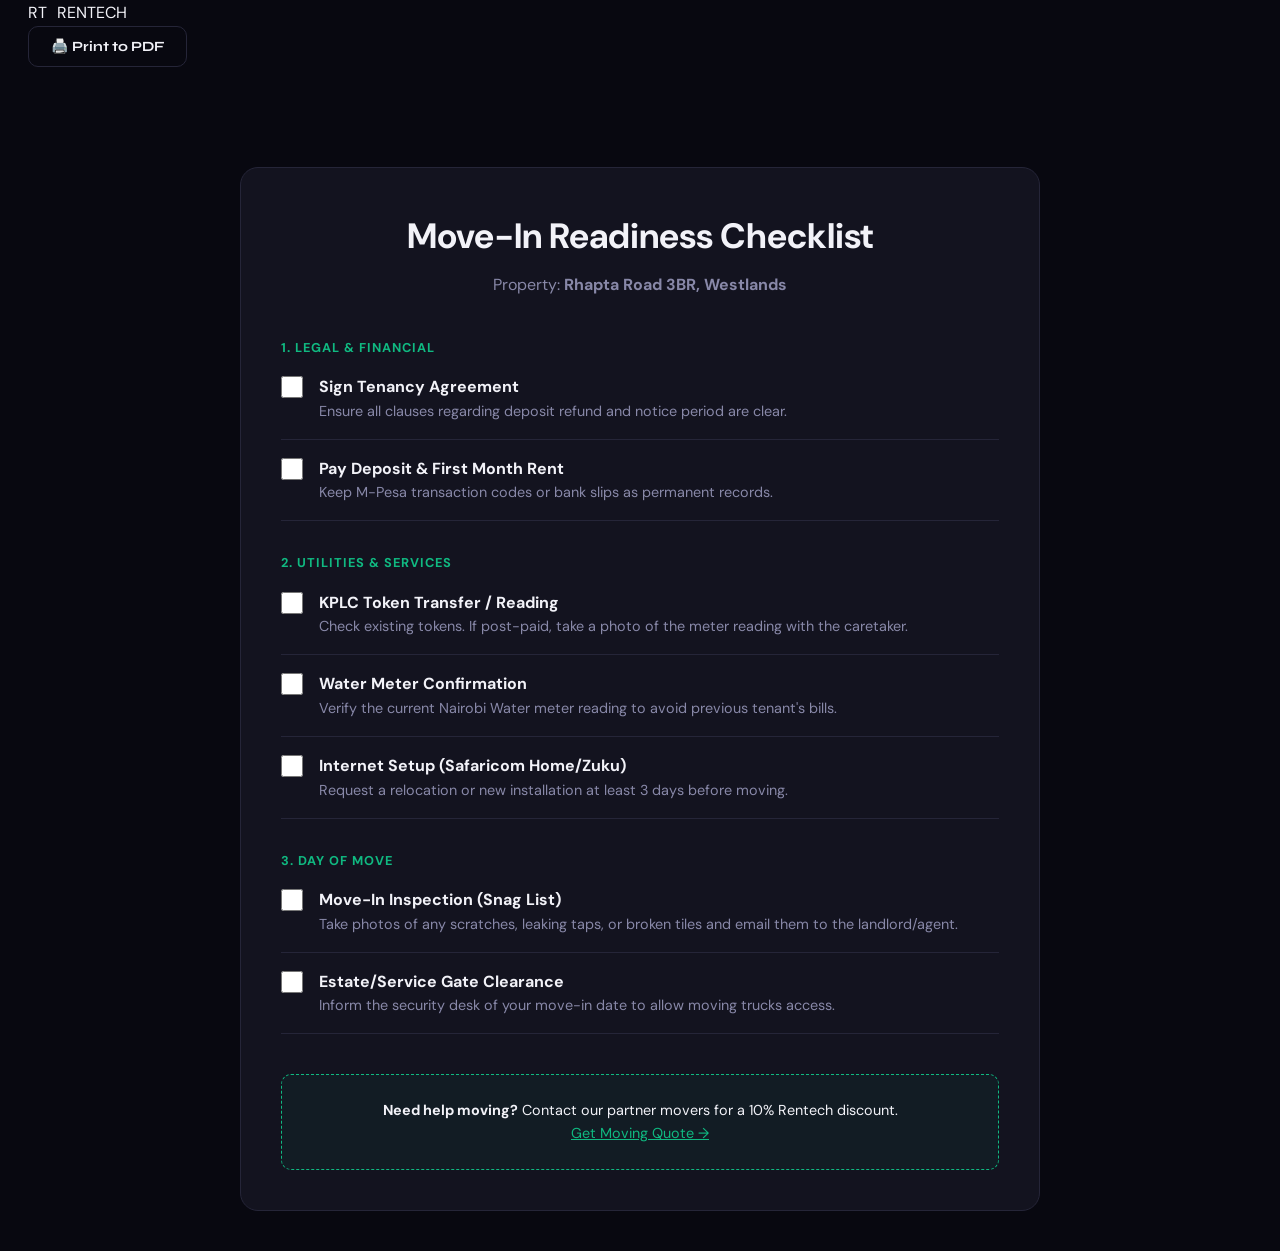
<file: tenant-checklist.html>
<!DOCTYPE html>
<html lang="en">
<head>
  <meta charset="UTF-8">
  <meta name="viewport" content="width=device-width, initial-scale=1.0">
  <title>Your Move-In Checklist | Rentech</title>
  <link rel="stylesheet" href="css/styles.css">
  <style>
    .checklist-card { background: var(--card); border: 1px solid var(--border); border-radius: var(--radius-lg); padding: 40px; max-width: 800px; margin: 100px auto 40px; position: relative; }
    .check-item { display: flex; align-items: flex-start; gap: 16px; padding: 16px 0; border-bottom: 1px solid var(--border); transition: all 0.3s; }
    .check-item:last-child { border-bottom: none; }
    .check-item input[type="checkbox"] { width: 22px; height: 22px; accent-color: var(--emerald); cursor: pointer; margin-top: 2px; }
    .check-item.done { opacity: 0.5; }
    .check-item.done span { text-decoration: line-through; }
    
    .category-label { color: var(--emerald); font-weight: 700; text-transform: uppercase; font-size: 0.8rem; letter-spacing: 1px; margin-top: 32px; display: block; }
    
    @media print {
      .btn, nav, .no-print { display: none !important; }
      .checklist-card { margin: 0; border: none; box-shadow: none; }
      body { background: #fff; color: #000; }
    }
  </style>
</head>
<body>

  <nav class="glass no-print">
    <div class="container">
      <a href="index.html" class="logo"><div class="logo-icon">RT</div> RENTECH</a>
      <button onclick="window.print()" class="btn btn-outline">🖨️ Print to PDF</button>
    </div>
  </nav>

  <main class="container">
    <div class="checklist-card" id="checklist-content">
      <div style="text-align: center; margin-bottom: 40px;">
        <h1 class="syne" style="font-size: 2.2rem; margin-bottom: 8px;">Move-In Readiness Checklist</h1>
        <p class="text-muted">Property: <b>Rhapta Road 3BR, Westlands</b></p>
      </div>

      <span class="category-label">1. Legal & Financial</span>
      <div class="check-item">
        <input type="checkbox" id="c1">
        <div>
          <label for="c1"><b>Sign Tenancy Agreement</b></label>
          <p class="text-muted" style="font-size: 0.9rem;">Ensure all clauses regarding deposit refund and notice period are clear.</p>
        </div>
      </div>
      <div class="check-item">
        <input type="checkbox" id="c2">
        <div>
          <label for="c2"><b>Pay Deposit & First Month Rent</b></label>
          <p class="text-muted" style="font-size: 0.9rem;">Keep M-Pesa transaction codes or bank slips as permanent records.</p>
        </div>
      </div>

      <span class="category-label">2. Utilities & Services</span>
      <div class="check-item">
        <input type="checkbox" id="c3">
        <div>
          <label for="c3"><b>KPLC Token Transfer / Reading</b></label>
          <p class="text-muted" style="font-size: 0.9rem;">Check existing tokens. If post-paid, take a photo of the meter reading with the caretaker.</p>
        </div>
      </div>
      <div class="check-item">
        <input type="checkbox" id="c4">
        <div>
          <label for="c4"><b>Water Meter Confirmation</b></label>
          <p class="text-muted" style="font-size: 0.9rem;">Verify the current Nairobi Water meter reading to avoid previous tenant's bills.</p>
        </div>
      </div>
      <div class="check-item">
        <input type="checkbox" id="c5">
        <div>
          <label for="c5"><b>Internet Setup (Safaricom Home/Zuku)</b></label>
          <p class="text-muted" style="font-size: 0.9rem;">Request a relocation or new installation at least 3 days before moving.</p>
        </div>
      </div>

      <span class="category-label">3. Day of Move</span>
      <div class="check-item">
        <input type="checkbox" id="c6">
        <div>
          <label for="c6"><b>Move-In Inspection (Snag List)</b></label>
          <p class="text-muted" style="font-size: 0.9rem;">Take photos of any scratches, leaking taps, or broken tiles and email them to the landlord/agent.</p>
        </div>
      </div>
      <div class="check-item">
        <input type="checkbox" id="c7">
        <div>
          <label for="c7"><b>Estate/Service Gate Clearance</b></label>
          <p class="text-muted" style="font-size: 0.9rem;">Inform the security desk of your move-in date to allow moving trucks access.</p>
        </div>
      </div>

      <div style="margin-top: 40px; padding: 24px; background: rgba(16,185,129,0.05); border-radius: var(--radius); border: 1px dashed var(--emerald);">
        <p style="text-align: center; font-size: 0.9rem; margin: 0;">
          <b>Need help moving?</b> Contact our partner movers for a 10% Rentech discount.<br>
          <a href="#" class="text-emerald" style="text-decoration: underline;">Get Moving Quote →</a>
        </p>
      </div>
    </div>
  </main>

  <script>
    // Simple state persistence
    document.querySelectorAll('input[type="checkbox"]').forEach(item => {
      item.addEventListener('change', (e) => {
        if(e.target.checked) {
          e.target.closest('.check-item').classList.add('done');
        } else {
          e.target.closest('.check-item').classList.remove('done');
        }
      });
    });
  </script>
</body>
</html>
</file>
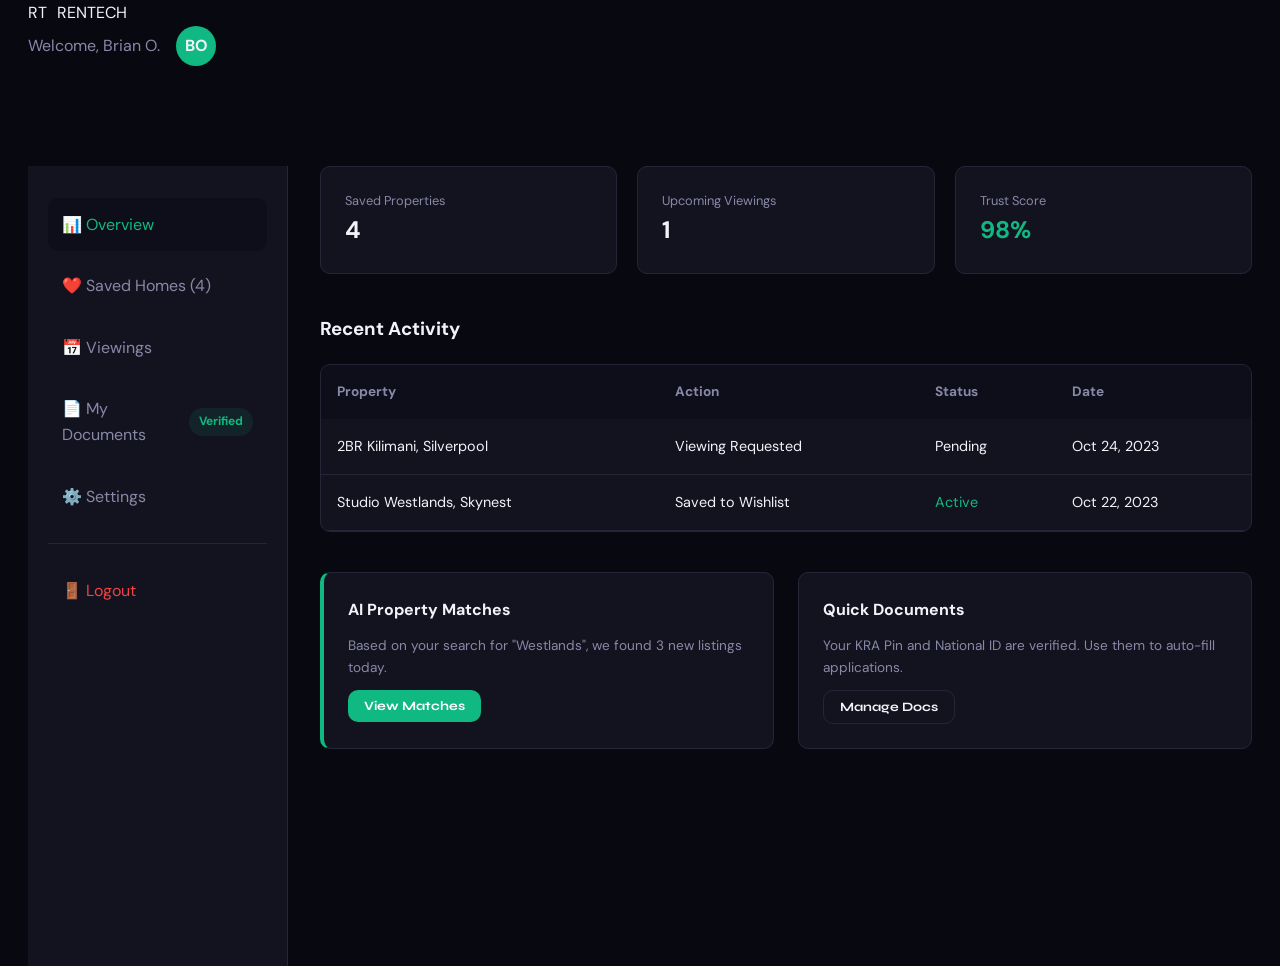
<file: tenant-dashboard.html>
<!DOCTYPE html>
<html lang="en">
<head>
  <meta charset="UTF-8">
  <meta name="viewport" content="width=device-width, initial-scale=1.0">
  <title>Tenant Dashboard | Rentech</title>
  <link rel="stylesheet" href="css/styles.css">
  <style>
    .dash-wrapper { display: grid; grid-template-columns: 260px 1fr; gap: 32px; padding-top: 100px; min-height: 100vh; }
    .dash-sidebar { background: var(--card); border-right: 1px solid var(--border); padding: 32px 20px; }
    .nav-item { display: flex; align-items: center; gap: 12px; padding: 14px; border-radius: var(--radius); color: var(--muted); cursor: pointer; transition: 0.2s; margin-bottom: 8px; }
    .nav-item:hover, .nav-item.active { background: var(--bg-2); color: var(--emerald); }
    
    .stat-grid { display: grid; grid-template-columns: repeat(auto-fit, minmax(200px, 1fr)); gap: 20px; margin-bottom: 40px; }
    .stat-card { background: var(--card); padding: 24px; border-radius: var(--radius); border: 1px solid var(--border); }
    
    .doc-badge { background: rgba(16,185,129,0.1); color: var(--emerald); padding: 4px 10px; border-radius: 50px; font-size: 0.75rem; font-weight: 700; }
    
    @media (max-width: 850px) {
      .dash-wrapper { grid-template-columns: 1fr; }
      .dash-sidebar { display: none; }
    }
  </style>
</head>
<body style="background: var(--bg);">

  <nav class="glass">
    <div class="container">
      <a href="index.html" class="logo"><div class="logo-icon">RT</div> RENTECH</a>
      <div style="display:flex; align-items:center; gap:16px;">
        <span class="text-muted">Welcome, Brian O.</span>
        <div style="width:40px; height:40px; border-radius:50%; background:var(--emerald); display:flex; align-items:center; justify-content:center; font-weight:bold;">BO</div>
      </div>
    </div>
  </nav>

  <div class="container dash-wrapper">
    <aside class="dash-sidebar">
      <div class="nav-item active">📊 Overview</div>
      <div class="nav-item">❤️ Saved Homes (4)</div>
      <div class="nav-item">📅 Viewings</div>
      <div class="nav-item">📄 My Documents <span class="doc-badge">Verified</span></div>
      <div class="nav-item">⚙️ Settings</div>
      <hr style="border:0; border-top:1px solid var(--border); margin: 20px 0;">
      <div class="nav-item" style="color:var(--red);">🚪 Logout</div>
    </aside>

    <section>
      <div class="stat-grid">
        <div class="stat-card">
          <p class="text-muted" style="font-size:0.8rem;">Saved Properties</p>
          <h2 class="syne">4</h2>
        </div>
        <div class="stat-card">
          <p class="text-muted" style="font-size:0.8rem;">Upcoming Viewings</p>
          <h2 class="syne">1</h2>
        </div>
        <div class="stat-card">
          <p class="text-muted" style="font-size:0.8rem;">Trust Score</p>
          <h2 class="syne text-emerald">98%</h2>
        </div>
      </div>

      <h3 class="syne" style="margin-bottom:20px;">Recent Activity</h3>
      <div style="background:var(--card); border:1px solid var(--border); border-radius:var(--radius); overflow:hidden;">
        <table style="width:100%; border-collapse: collapse; text-align:left;">
          <thead style="background:var(--bg-2); font-size:0.85rem; color:var(--muted);">
            <tr>
              <th style="padding:16px;">Property</th>
              <th style="padding:16px;">Action</th>
              <th style="padding:16px;">Status</th>
              <th style="padding:16px;">Date</th>
            </tr>
          </thead>
          <tbody style="font-size:0.9rem;">
            <tr style="border-bottom:1px solid var(--border);">
              <td style="padding:16px;">2BR Kilimani, Silverpool</td>
              <td style="padding:16px;">Viewing Requested</td>
              <td style="padding:16px;"><span style="color:var(--orange);">Pending</span></td>
              <td style="padding:16px;">Oct 24, 2023</td>
            </tr>
            <tr style="border-bottom:1px solid var(--border);">
              <td style="padding:16px;">Studio Westlands, Skynest</td>
              <td style="padding:16px;">Saved to Wishlist</td>
              <td style="padding:16px;"><span style="color:var(--emerald);">Active</span></td>
              <td style="padding:16px;">Oct 22, 2023</td>
            </tr>
          </tbody>
        </table>
      </div>

      <div style="margin-top:40px; display:grid; grid-template-columns: 1fr 1fr; gap:24px;">
        <div class="stat-card" style="border-left: 4px solid var(--emerald);">
          <h4 class="syne">AI Property Matches</h4>
          <p class="text-muted" style="font-size:0.85rem; margin:12px 0;">Based on your search for "Westlands", we found 3 new listings today.</p>
          <button class="btn btn-emerald" style="padding:8px 16px; font-size:0.8rem;">View Matches</button>
        </div>
        <div class="stat-card">
          <h4 class="syne">Quick Documents</h4>
          <p class="text-muted" style="font-size:0.85rem; margin:12px 0;">Your KRA Pin and National ID are verified. Use them to auto-fill applications.</p>
          <button class="btn btn-outline" style="padding:8px 16px; font-size:0.8rem;">Manage Docs</button>
        </div>
      </div>
    </section>
  </div>

</body>
</html>
</file>
<file: css/styles.css>
/* ═══════════════════════════════════════════════════════════════
   RENTECH PROPERTIES — WORLD-CLASS DESIGN SYSTEM
   East Africa's premier property marketplace
   Built for Mo & his daughter. Built for Kenya. Built for Africa.
═══════════════════════════════════════════════════════════════ */

@import url('https://fonts.googleapis.com/css2?family=Syne:wght@600;700;800&family=DM+Sans:ital,opsz,wght@0,9..40,400;0,9..40,500;0,9..40,600;1,9..40,400&display=swap');

/* ── DARK MODE (default) ────────────────── */
:root, [data-theme="dark"] {
  --bg:         #080810;
  --bg-2:       #0e0e1a;
  --card:       #13131f;
  --card-2:     #1a1a2a;
  --border:     #252538;
  --border-2:   #1e1e30;
  --text:       #f2f2f8;
  --text-2:     #c8c8de;
  --muted:      #8888a8;
  --dim:        #5a5a78;
  --gold:       #ffc947;
  --gold-2:     #ffb800;
  --gold-dim:   rgba(255,201,71,.12);
  --gold-glow:  rgba(255,201,71,.22);
  --emerald:    #10b981;
  --em-dim:     rgba(16,185,129,.12);
  --blue:       #6366f1;
  --red:        #ef4444;
  --wa:         #25d366;
  --nav-h:      72px;
  --nav-bg:     rgba(8,8,16,.88);
  --radius:     10px;
  --radius-lg:  18px;
  --radius-xl:  26px;
  --shadow:     0 4px 24px rgba(0,0,0,.35);
  --shadow-lg:  0 12px 48px rgba(0,0,0,.5);
  --shadow-glow:0 0 40px var(--gold-glow);
}

/* ── LIGHT MODE ─────────────────────────── */
[data-theme="light"] {
  --bg:         #f5f5fa;
  --bg-2:       #ededf5;
  --card:       #ffffff;
  --card-2:     #f8f8fd;
  --border:     #e0e0ee;
  --border-2:   #eaeaf5;
  --text:       #0d0d1a;
  --text-2:     #2a2a42;
  --muted:      #606080;
  --dim:        #9090b0;
  --gold:       #c8900a;
  --gold-2:     #b07a00;
  --gold-dim:   rgba(200,144,10,.1);
  --gold-glow:  rgba(200,144,10,.18);
  --emerald:    #059669;
  --em-dim:     rgba(5,150,105,.1);
  --blue:       #4f46e5;
  --red:        #dc2626;
  --wa:         #25d366;
  --nav-bg:     rgba(245,245,250,.92);
  --shadow:     0 4px 16px rgba(0,0,0,.06);
  --shadow-lg:  0 12px 40px rgba(0,0,0,.1);
  --shadow-glow:0 0 32px var(--gold-glow);
}

/* ── RESET & BASE ─────────────────────── */
*,*::before,*::after{box-sizing:border-box;margin:0;padding:0;}
html{scroll-behavior:smooth;-webkit-text-size-adjust:100%;}
body{
  font-family:'DM Sans',sans-serif;
  background:var(--bg);
  color:var(--text);
  line-height:1.6;
  transition:background .3s,color .3s;
  overflow-x:hidden;
  min-height:100vh;
}
img{max-width:100%;height:auto;display:block;}
a{color:inherit;text-decoration:none;}
button{font-family:inherit;cursor:pointer;}
ul,ol{list-style:none;}
input,select,textarea{font-family:inherit;}

/* ── CONTAINER ────────────────────────── */
.container{width:100%;max-width:1280px;margin:0 auto;padding:0 28px;}
.container-sm{max-width:900px;margin:0 auto;padding:0 28px;}

/* ══════════════════════════════════════════════
   NAVIGATION — world-class sticky nav
══════════════════════════════════════════════ */
.navbar{
  position:fixed;top:0;left:0;right:0;
  height:var(--nav-h);
  display:flex;align-items:center;
  background:var(--nav-bg);
  backdrop-filter:blur(20px);
  -webkit-backdrop-filter:blur(20px);
  border-bottom:1px solid transparent;
  z-index:1000;
  transition:all .3s;
}
.navbar.scrolled{border-bottom-color:var(--border);box-shadow:var(--shadow);}
.nav-container{
  display:flex;align-items:center;
  justify-content:space-between;
  width:100%;max-width:1280px;
  margin:0 auto;padding:0 28px;
  gap:32px;
}
/* Logo */
.logo{display:flex;align-items:center;gap:10px;flex-shrink:0;}
.logo-img{
  width:38px;height:38px;
  border-radius:9px;overflow:hidden;
  background:var(--gold-dim);
  border:1px solid rgba(255,201,71,.2);
  display:flex;align-items:center;justify-content:center;
  flex-shrink:0;
}
.logo-img img{width:100%;height:100%;object-fit:cover;}
.logo-text{
  font-family:'Syne',sans-serif;
  font-weight:800;font-size:.98rem;
  letter-spacing:.03em;line-height:1;
  color:var(--text);
  display:flex;flex-direction:column;
}
.logo-text span{font-size:.55rem;letter-spacing:.14em;opacity:.6;font-weight:700;}
/* Nav links */
.nav-links{
  display:flex;align-items:center;gap:2px;
  flex:1;justify-content:center;
}
.nav-links a{
  color:var(--muted);font-size:.86rem;font-weight:500;
  padding:7px 13px;border-radius:8px;
  transition:all .18s;white-space:nowrap;
}
.nav-links a:hover{color:var(--text);background:var(--bg-2);}
.nav-links a.active{color:var(--gold);font-weight:600;}
/* Nav actions */
.nav-actions{display:flex;align-items:center;gap:9px;flex-shrink:0;}
.nav-btn-ghost{
  padding:8px 16px;background:transparent;
  color:var(--text);border:1px solid var(--border);
  border-radius:var(--radius);font-size:.84rem;font-weight:500;
  transition:all .18s;
}
.nav-btn-ghost:hover{border-color:var(--gold);color:var(--gold);}
.nav-btn-gold{
  padding:8px 18px;background:var(--gold);
  color:#0a0a0a;border:none;
  border-radius:var(--radius);
  font-family:'Syne',sans-serif;
  font-size:.84rem;font-weight:700;
  transition:all .2s;
  box-shadow:0 4px 14px var(--gold-glow);
}
.nav-btn-gold:hover{transform:translateY(-1px);box-shadow:0 6px 20px var(--gold-glow);}
.theme-btn{
  width:36px;height:36px;
  border-radius:9px;border:1px solid var(--border);
  background:var(--bg-2);font-size:1rem;
  display:flex;align-items:center;justify-content:center;
  transition:all .18s;
}
.theme-btn:hover{border-color:var(--gold);}
/* Hamburger */
.hamburger{
  display:none;flex-direction:column;gap:5px;
  background:none;border:none;padding:6px;
  border-radius:8px;
}
.hamburger span{
  width:22px;height:2px;
  background:var(--text);border-radius:2px;
  display:block;transition:all .28s ease;
}
.hamburger.open span:nth-child(1){transform:translateY(7px) rotate(45deg);}
.hamburger.open span:nth-child(2){opacity:0;transform:scaleX(0);}
.hamburger.open span:nth-child(3){transform:translateY(-7px) rotate(-45deg);}
/* Mobile menu */
.mobile-menu{
  position:fixed;top:var(--nav-h);left:0;right:0;
  background:var(--card);
  border-bottom:1px solid var(--border);
  padding:14px 20px 20px;z-index:999;
  display:flex;flex-direction:column;gap:3px;
  transform:translateY(-110%);
  transition:transform .3s ease;
  box-shadow:var(--shadow-lg);
}
.mobile-menu.open{transform:translateY(0);}
.mobile-menu a{
  color:var(--muted);font-size:.93rem;font-weight:500;
  padding:11px 14px;border-radius:9px;
  transition:all .18s;display:block;
}
.mobile-menu a:hover,.mobile-menu a.active{color:var(--gold);background:var(--gold-dim);}

/* ══════════════════════════════════════════════
   BUTTONS
══════════════════════════════════════════════ */
.btn{
  display:inline-flex;align-items:center;justify-content:center;
  gap:8px;padding:11px 22px;border-radius:var(--radius);
  font-family:'Syne',sans-serif;font-weight:700;font-size:.88rem;
  text-decoration:none;cursor:pointer;transition:all .22s;
  border:none;white-space:nowrap;
}
.btn-gold{background:var(--gold);color:#0a0a0a;box-shadow:0 4px 14px var(--gold-glow);}
.btn-gold:hover{transform:translateY(-2px);box-shadow:0 8px 22px var(--gold-glow);}
.btn-outline{background:transparent;color:var(--text);border:1px solid var(--border);}
.btn-outline:hover{border-color:var(--gold);color:var(--gold);}
.btn-emerald{background:var(--emerald);color:#fff;}
.btn-emerald:hover{background:#059669;transform:translateY(-2px);}
.btn-ghost{background:var(--bg-2);color:var(--text);border:1px solid var(--border);}
.btn-ghost:hover{border-color:var(--gold);color:var(--gold);}
.btn-wa{background:var(--wa);color:#fff;}
.btn-wa:hover{background:#128C7E;}
.btn-lg{padding:15px 36px;font-size:1rem;}
.btn-sm{padding:7px 14px;font-size:.8rem;}

/* ══════════════════════════════════════════════
   SECTIONS
══════════════════════════════════════════════ */
.section{padding:100px 0;}
.section-alt{padding:100px 0;background:var(--bg-2);}
.section-tag{
  display:inline-flex;align-items:center;gap:8px;
  font-size:.7rem;font-weight:700;text-transform:uppercase;
  letter-spacing:.12em;color:var(--gold);margin-bottom:14px;
}
.section-tag::before{content:'';width:18px;height:2px;background:var(--gold);border-radius:1px;}
.section-tag.center{justify-content:center;}
.section-tag.center::before,.section-tag.center::after{content:'';width:18px;height:2px;background:var(--gold);border-radius:1px;}
.section-h{
  font-family:'Syne',sans-serif;
  font-size:clamp(1.9rem,4vw,2.9rem);
  font-weight:800;line-height:1.1;margin-bottom:14px;
}
.section-h span{color:var(--gold);}
.section-p{
  color:var(--muted);font-size:.95rem;
  line-height:1.74;max-width:580px;margin-bottom:52px;
}
.section-p.wide{max-width:760px;}

/* ══════════════════════════════════════════════
   PROPERTY CARD SYSTEM
══════════════════════════════════════════════ */
.prop-grid{
  display:grid;
  grid-template-columns:repeat(auto-fill,minmax(300px,1fr));
  gap:24px;
}
.prop-card{
  background:var(--card);border:1px solid var(--border);
  border-radius:var(--radius-lg);overflow:hidden;
  transition:transform .28s,border-color .28s,box-shadow .28s;
  display:flex;flex-direction:column;
  position:relative;
}
.prop-card:hover{
  transform:translateY(-6px);
  border-color:var(--gold);
  box-shadow:0 16px 48px var(--gold-glow);
}
.prop-card.featured-card{border-color:rgba(255,201,71,.3);}
.pc-img-wrap{position:relative;height:215px;overflow:hidden;flex-shrink:0;}
.pc-img-wrap img{
  width:100%;height:100%;object-fit:cover;
  transition:transform .5s ease;
}
.prop-card:hover .pc-img-wrap img{transform:scale(1.07);}
.pc-badge-row{
  position:absolute;top:12px;left:12px;
  display:flex;gap:6px;flex-wrap:wrap;z-index:2;
}
.badge{
  padding:3px 10px;border-radius:5px;
  font-size:.67rem;font-weight:700;
  letter-spacing:.03em;backdrop-filter:blur(8px);
}
.badge-verified{background:rgba(16,185,129,.92);color:#fff;}
.badge-featured{background:rgba(255,201,71,.96);color:#0a0a0a;}
.badge-new{background:rgba(99,102,241,.92);color:#fff;}
.badge-rent{background:rgba(255,255,255,.15);color:#fff;border:1px solid rgba(255,255,255,.3);}
/* Save button on card */
.pc-save{
  position:absolute;top:12px;right:12px;z-index:2;
  width:34px;height:34px;border-radius:50%;
  background:rgba(0,0,0,.5);border:none;
  color:#fff;font-size:1rem;
  display:flex;align-items:center;justify-content:center;
  transition:all .2s;backdrop-filter:blur(4px);
}
.pc-save:hover{background:rgba(255,201,71,.9);color:#0a0a0a;}
.pc-save.saved{background:rgba(255,201,71,.9);color:#0a0a0a;}
.pc-body{padding:18px 20px 20px;flex:1;display:flex;flex-direction:column;}
.pc-type-row{display:flex;align-items:center;justify-content:space-between;margin-bottom:5px;}
.pc-type{font-size:.72rem;color:var(--gold);font-weight:700;text-transform:uppercase;letter-spacing:.07em;}
.pc-loc{font-size:.8rem;color:var(--muted);display:flex;align-items:center;gap:4px;margin-bottom:7px;}
.pc-title{
  font-family:'Syne',sans-serif;font-weight:700;
  font-size:1.05rem;margin-bottom:7px;line-height:1.3;color:var(--text);
}
.pc-price{
  font-family:'Syne',sans-serif;font-weight:800;
  font-size:1.28rem;color:var(--emerald);margin-bottom:12px;
}
.pc-price em{
  font-style:normal;font-family:'DM Sans',sans-serif;
  font-weight:400;font-size:.75rem;color:var(--muted);
}
.pc-specs{
  display:flex;gap:12px;color:var(--muted);
  font-size:.8rem;margin-bottom:12px;flex-wrap:wrap;
}
.pc-spec{display:flex;align-items:center;gap:4px;}
.pc-tags{display:flex;flex-wrap:wrap;gap:4px;margin-bottom:14px;}
.ptag{
  font-size:.69rem;padding:2px 8px;
  background:var(--bg-2);border:1px solid var(--border);
  border-radius:100px;color:var(--muted);
}
.pc-actions{display:flex;gap:8px;margin-top:auto;}
.btn-det{
  flex:1;padding:10px;background:transparent;
  border:1px solid var(--border);color:var(--text);
  border-radius:var(--radius);font-size:.82rem;text-align:center;
  font-family:'DM Sans',sans-serif;font-weight:500;
  transition:all .18s;
}
.btn-det:hover{border-color:var(--gold);color:var(--gold);}
.btn-wa-card{
  flex:1;padding:10px;background:var(--wa);color:#fff;
  border:none;border-radius:var(--radius);font-size:.82rem;
  text-align:center;font-family:'DM Sans',sans-serif;
  font-weight:600;transition:all .18s;
  display:flex;align-items:center;justify-content:center;gap:4px;
}
.btn-wa-card:hover{background:#128C7E;}

/* ══════════════════════════════════════════════
   PAGE HEADER — inner pages
══════════════════════════════════════════════ */
.page-header{
  padding:120px 0 56px;
  background:linear-gradient(180deg,var(--bg-2) 0%,var(--bg) 100%);
  border-bottom:1px solid var(--border);
  position:relative;overflow:hidden;
}
.page-header::before{
  content:'';position:absolute;
  top:-30%;right:-8%;
  width:500px;height:500px;border-radius:50%;
  background:radial-gradient(circle,var(--gold-dim) 0%,transparent 70%);
  pointer-events:none;
}
.breadcrumb{
  display:flex;align-items:center;gap:8px;
  font-size:.79rem;color:var(--muted);margin-bottom:18px;flex-wrap:wrap;
}
.breadcrumb a{color:var(--muted);transition:color .18s;}
.breadcrumb a:hover{color:var(--gold);}
.breadcrumb .sep{opacity:.4;}

/* ══════════════════════════════════════════════
   FORM SYSTEM
══════════════════════════════════════════════ */
.form-group{margin-bottom:20px;}
.form-label{
  display:block;font-size:.72rem;font-weight:700;
  text-transform:uppercase;letter-spacing:.09em;
  color:var(--muted);margin-bottom:8px;
}
.form-input,.form-select,.form-textarea{
  width:100%;padding:12px 15px;
  background:var(--bg-2);border:1.5px solid var(--border);
  color:var(--text);border-radius:var(--radius);
  font-family:'DM Sans',sans-serif;font-size:.9rem;
  outline:none;transition:all .2s;box-sizing:border-box;
}
.form-input:focus,.form-select:focus,.form-textarea:focus{
  border-color:var(--gold);
  box-shadow:0 0 0 3px var(--gold-dim);
  background:var(--card);
}
.form-textarea{resize:vertical;min-height:110px;}
.form-row{display:grid;grid-template-columns:1fr 1fr;gap:16px;}
.form-row-3{display:grid;grid-template-columns:1fr 1fr 1fr;gap:16px;}
.form-hint{font-size:.74rem;color:var(--dim);margin-top:6px;}
.form-error{font-size:.74rem;color:var(--red);margin-top:6px;}
.form-success{font-size:.74rem;color:var(--emerald);margin-top:6px;}
.check-label{
  display:flex;align-items:center;gap:10px;
  margin-bottom:10px;font-size:.88rem;color:var(--muted);cursor:pointer;
}
.check-label input{width:16px;height:16px;accent-color:var(--gold);}

/* ══════════════════════════════════════════════
   CARD BASE
══════════════════════════════════════════════ */
.card{
  background:var(--card);border:1px solid var(--border);
  border-radius:var(--radius-lg);padding:28px;
  transition:border-color .2s;
}
.card-hover{transition:border-color .2s,transform .2s,box-shadow .2s;}
.card-hover:hover{transform:translateY(-3px);border-color:var(--gold);box-shadow:var(--shadow);}

/* ══════════════════════════════════════════════
   TRUST BADGES
══════════════════════════════════════════════ */
.badge-verified-lg{
  display:inline-flex;align-items:center;gap:6px;
  background:var(--em-dim);color:var(--emerald);
  border:1px solid rgba(16,185,129,.25);
  padding:4px 12px;border-radius:100px;
  font-size:.75rem;font-weight:700;
}
.badge-gold-lg{
  display:inline-flex;align-items:center;gap:6px;
  background:var(--gold-dim);color:var(--gold);
  border:1px solid rgba(255,201,71,.25);
  padding:4px 12px;border-radius:100px;
  font-size:.75rem;font-weight:700;
}

/* ══════════════════════════════════════════════
   FLOATING ELEMENTS
══════════════════════════════════════════════ */
.wa-float{
  position:fixed;bottom:28px;right:28px;
  width:58px;height:58px;
  background:var(--wa);border-radius:50%;
  display:flex;align-items:center;justify-content:center;
  font-size:1.75rem;z-index:950;
  box-shadow:0 8px 24px rgba(37,211,102,.4);
  transition:all .3s;
  animation:wa-pulse 3s ease-in-out infinite;
}
.wa-float:hover{transform:scale(1.12);box-shadow:0 12px 32px rgba(37,211,102,.6);}
@keyframes wa-pulse{0%,100%{box-shadow:0 8px 24px rgba(37,211,102,.4);}50%{box-shadow:0 8px 36px rgba(37,211,102,.65);}}

.scroll-top{
  position:fixed;bottom:98px;right:28px;
  width:42px;height:42px;
  background:var(--card);border:1px solid var(--border);
  color:var(--text);border-radius:50%;font-size:1.1rem;
  cursor:pointer;z-index:900;opacity:0;pointer-events:none;
  transition:all .25s;
  display:flex;align-items:center;justify-content:center;
}
.scroll-top.show{opacity:1;pointer-events:all;}
.scroll-top:hover{border-color:var(--gold);color:var(--gold);}

/* ══════════════════════════════════════════════
   AI CHAT WIDGET
══════════════════════════════════════════════ */
.chat-fab{
  position:fixed;bottom:100px;left:28px;
  width:52px;height:52px;
  background:linear-gradient(135deg,var(--gold),var(--emerald));
  border:none;border-radius:50%;
  display:flex;align-items:center;justify-content:center;
  font-size:1.4rem;cursor:pointer;z-index:900;
  box-shadow:0 6px 20px var(--gold-glow);
  transition:transform .2s;
}
.chat-fab:hover{transform:scale(1.1);}
.chat-window{
  position:fixed;bottom:164px;left:28px;
  width:320px;height:440px;
  background:var(--card);border:1px solid var(--gold);
  border-radius:18px;display:flex;flex-direction:column;
  z-index:901;overflow:hidden;
  box-shadow:var(--shadow-lg);
  transform:translateY(14px) scale(.97);
  opacity:0;pointer-events:none;
  transition:all .22s ease;
}
.chat-window.open{transform:translateY(0) scale(1);opacity:1;pointer-events:all;}
.chat-win-hdr{
  background:linear-gradient(135deg,var(--gold),var(--emerald));
  padding:13px 15px;
  display:flex;justify-content:space-between;align-items:center;flex-shrink:0;
}
.chat-win-hdr-info{display:flex;align-items:center;gap:10px;}
.chat-win-icon{
  width:34px;height:34px;background:rgba(0,0,0,.15);
  border-radius:8px;display:flex;align-items:center;justify-content:center;font-size:1.2rem;
}
.chat-win-name{font-weight:700;color:#0a0a0a;font-size:.9rem;}
.chat-win-status{font-size:.68rem;color:#0a0a0a;opacity:.75;}
.chat-win-close{
  background:rgba(0,0,0,.1);border:none;color:#0a0a0a;
  font-size:1.2rem;cursor:pointer;
  width:30px;height:30px;border-radius:50%;
  display:flex;align-items:center;justify-content:center;
}
.chat-messages{
  flex:1;padding:13px;overflow-y:auto;
  display:flex;flex-direction:column;gap:9px;
}
.chat-messages::-webkit-scrollbar{width:3px;}
.chat-messages::-webkit-scrollbar-thumb{background:var(--border);border-radius:3px;}
.chat-msg{max-width:84%;padding:9px 13px;border-radius:14px;font-size:.85rem;line-height:1.5;}
.chat-msg.bot{
  background:var(--bg-2);border:1px solid var(--border);
  border-bottom-left-radius:3px;align-self:flex-start;color:var(--text);
}
.chat-msg.user{
  background:var(--emerald);color:#fff;
  border-bottom-right-radius:3px;align-self:flex-end;
}
.chat-quick-btns{
  padding:7px 11px;display:flex;flex-wrap:wrap;gap:5px;
  border-top:1px solid var(--border);flex-shrink:0;
}
.chat-quick-btns button{
  padding:4px 9px;background:var(--bg-2);
  border:1px solid var(--border);border-radius:100px;
  color:var(--muted);font-size:.71rem;cursor:pointer;
  font-family:'DM Sans',sans-serif;transition:all .15s;
}
.chat-quick-btns button:hover{border-color:var(--gold);color:var(--gold);}
.chat-input-row{
  padding:11px 12px;border-top:1px solid var(--border);
  display:flex;gap:7px;flex-shrink:0;
}
.chat-input-row input{
  flex:1;padding:9px 12px;background:var(--bg-2);
  border:1px solid var(--border);border-radius:9px;
  color:var(--text);font-family:'DM Sans',sans-serif;
  font-size:.85rem;outline:none;transition:border-color .18s;
}
.chat-input-row input:focus{border-color:var(--gold);}
.chat-input-row button{
  width:42px;height:42px;background:var(--gold);
  color:#0a0a0a;border:none;border-radius:9px;
  font-size:1.1rem;font-weight:700;cursor:pointer;flex-shrink:0;
}

/* ══════════════════════════════════════════════
   FOOTER
══════════════════════════════════════════════ */
.footer{
  background:var(--bg-2);border-top:1px solid var(--border);
  padding:64px 0 0;
}
.footer-grid{
  display:grid;
  grid-template-columns:2fr 1fr 1fr 1fr;
  gap:48px;padding-bottom:48px;
  border-bottom:1px solid var(--border);
}
.footer-brand p{
  color:var(--muted);font-size:.87rem;
  line-height:1.75;margin-bottom:16px;
}
.footer-brand a{color:var(--muted);transition:color .18s;}
.footer-brand a:hover{color:var(--gold);}
.footer-col h5{
  font-family:'Syne',sans-serif;font-weight:700;
  font-size:.78rem;text-transform:uppercase;
  letter-spacing:.1em;color:var(--muted);margin-bottom:16px;
}
.footer-col ul{display:flex;flex-direction:column;gap:9px;}
.footer-col ul li a{
  color:var(--muted);font-size:.85rem;transition:color .18s;
}
.footer-col ul li a:hover{color:var(--gold);}
.footer-bottom{
  display:flex;justify-content:space-between;align-items:center;
  padding:20px 0;flex-wrap:wrap;gap:12px;
  font-size:.78rem;color:var(--dim);
}
.social-row{display:flex;gap:9px;}
.social-row a{
  width:36px;height:36px;border-radius:9px;
  border:1px solid var(--border);background:var(--card);
  display:flex;align-items:center;justify-content:center;
  font-size:.88rem;color:var(--muted);font-weight:700;
  transition:all .18s;
}
.social-row a:hover{border-color:var(--gold);color:var(--gold);transform:translateY(-2px);}
/* Footer app badges */
.footer-app-row{display:flex;gap:9px;flex-wrap:wrap;margin-top:18px;}
.footer-app-btn{
  display:flex;align-items:center;gap:9px;padding:9px 14px;
  border-radius:11px;background:var(--card);border:1px solid var(--border);
  transition:all .18s;
}
.footer-app-btn:hover{border-color:var(--gold);}
.fab-icon{font-size:1.4rem;}
.fab-sub{font-size:.58rem;color:var(--muted);display:block;line-height:1.2;}
.fab-main{font-family:'Syne',sans-serif;font-weight:700;font-size:.82rem;line-height:1;}

/* ══════════════════════════════════════════════
   UTILITIES
══════════════════════════════════════════════ */
.text-gold{color:var(--gold);}
.text-emerald{color:var(--emerald);}
.text-muted{color:var(--muted);}
.text-center{text-align:center;}
.flex-center{display:flex;align-items:center;justify-content:center;}
.hidden{display:none!important;}
.sr-only{position:absolute;width:1px;height:1px;padding:0;margin:-1px;overflow:hidden;clip:rect(0,0,0,0);border:0;}

/* ══════════════════════════════════════════════
   ANIMATIONS
══════════════════════════════════════════════ */
@keyframes fade-up{from{opacity:0;transform:translateY(24px);}to{opacity:1;transform:translateY(0);}}
@keyframes fade-in{from{opacity:0;}to{opacity:1;}}
@keyframes scale-in{from{opacity:0;transform:scale(.95);}to{opacity:1;transform:scale(1);}}
@keyframes float-orb{0%,100%{transform:translateY(0) scale(1);}50%{transform:translateY(-28px) scale(1.05);}}
@keyframes shimmer{0%{background-position:200% 0;}100%{background-position:-200% 0;}}

.animate-fade-up{animation:fade-up .6s ease forwards;}
.skeleton{
  background:linear-gradient(90deg,var(--bg-2) 25%,var(--border) 50%,var(--bg-2) 75%);
  background-size:200% 100%;
  animation:shimmer 1.5s infinite;
  border-radius:6px;
}

/* ══════════════════════════════════════════════
   RESPONSIVE
══════════════════════════════════════════════ */
@media(max-width:1024px){
  .footer-grid{grid-template-columns:1fr 1fr;gap:32px;}
  .section,.section-alt{padding:72px 0;}
}
@media(max-width:768px){
  .nav-links{display:none;}
  .hamburger{display:flex;}
  .container,.container-sm{padding:0 18px;}
  .footer-grid{grid-template-columns:1fr 1fr;gap:24px;}
  .section,.section-alt{padding:56px 0;}
  .prop-grid{grid-template-columns:1fr;}
  .form-row,.form-row-3{grid-template-columns:1fr;}
  .chat-fab{bottom:92px;left:20px;}
  .chat-window{width:calc(100vw - 36px);left:18px;bottom:156px;}
  .wa-float{bottom:20px;right:20px;width:54px;height:54px;}
}
@media(max-width:480px){
  .footer-grid{grid-template-columns:1fr;}
  .footer-bottom{flex-direction:column;text-align:center;}
  .footer-app-row{flex-direction:column;}
  .nav-container{padding:0 16px;}
}
/* ============================================
   FLOATING ACTION BUTTONS
   ============================================ */

.fab-container {
    position: fixed;
    bottom: 20px;
    right: 20px;
    display: flex;
    flex-direction: column-reverse;
    gap: 15px;
    z-index: 1000;
}

.fab {
    width: 50px;
    height: 50px;
    border-radius: 50%;
    display: flex;
    align-items: center;
    justify-content: center;
    box-shadow: 0 4px 15px rgba(0,0,0,0.3);
    cursor: pointer;
    transition: all 0.3s ease;
    text-decoration: none;
    font-size: 24px;
    border: none;
    outline: none;
}

.fab:hover {
    transform: scale(1.1);
    box-shadow: 0 6px 20px rgba(0,0,0,0.4);
}

/* WhatsApp button */
.wa-float {
    background-color: #25D366;
    color: white;
}

/* AI Chat button */
.ai-fab {
    background: linear-gradient(135deg, #10B981, #059669);
    color: white;
}

/* Scroll to top button */
.scroll-top {
    background: #1F2937;
    color: white;
    opacity: 0;
    pointer-events: none;
    transition: opacity 0.3s ease;
}

.scroll-top.visible {
    opacity: 1;
    pointer-events: auto;
}

/* Call button */
.call-float {
    background-color: #3B82F6;
    color: white;
}

/* Schedule button */
.schedule-float {
    background-color: #8B5CF6;
    color: white;
}

/* Mobile adjustments */
@media (max-width: 768px) {
    .fab {
        width: 45px;
        height: 45px;
        font-size: 20px;
    }
}
/* ── PROPERTY CARDS ──────────────────────── */
.properties-grid {
  display: grid;
  grid-template-columns: repeat(auto-fill, minmax(300px, 1fr));
  gap: 1.5rem;
  padding: 1.5rem 0;
}
.properties-list { display: flex; flex-direction: column; gap: 1rem; }

.property-card {
  background: var(--card-bg, #fff);
  border-radius: 16px;
  overflow: hidden;
  box-shadow: 0 2px 12px rgba(0,0,0,0.08);
  cursor: pointer;
  transition: transform 0.2s, box-shadow 0.2s;
  border: 1px solid var(--border, #e8e8e8);
}
.property-card:hover { transform: translateY(-4px); box-shadow: 0 8px 30px rgba(0,0,0,0.15); }

.card-img-wrap { position: relative; aspect-ratio: 16/9; overflow: hidden; }
.card-img-wrap img { width: 100%; height: 100%; object-fit: cover; transition: transform 0.3s; }
.property-card:hover .card-img-wrap img { transform: scale(1.05); }

.card-badges { position: absolute; top: 10px; left: 10px; display: flex; gap: 6px; flex-wrap: wrap; }
.badge { padding: 3px 8px; border-radius: 20px; font-size: 0.7rem; font-weight: 700; }
.badge-verified { background: #10b981; color: white; }
.badge-new { background: #3b82f6; color: white; }
.badge-featured { background: #f59e0b; color: white; }
.card-type { position: absolute; bottom: 10px; right: 10px; background: rgba(0,0,0,0.7); color: #fff; padding: 3px 10px; border-radius: 20px; font-size: 0.75rem; font-weight: 600; }

.card-body { padding: 1rem 1.2rem 1.2rem; }
.card-price { font-size: 1.4rem; font-weight: 800; color: var(--primary, #2563eb); }
.card-price span { font-size: 0.9rem; font-weight: 400; color: var(--text-muted, #6b7280); }
.card-title { margin: 0.3rem 0; font-size: 1rem; font-weight: 600; }
.card-location { color: var(--text-muted, #6b7280); font-size: 0.85rem; margin-bottom: 0.6rem; }
.card-meta { display: flex; gap: 1rem; font-size: 0.82rem; color: var(--text-muted, #6b7280); margin-bottom: 0.6rem; }
.card-amenities { display: flex; gap: 6px; flex-wrap: wrap; margin-bottom: 0.8rem; }
.amenity-tag { background: var(--tag-bg, #f0f4ff); color: var(--primary, #2563eb); padding: 2px 8px; border-radius: 10px; font-size: 0.72rem; font-weight: 500; }

.card-footer { display: flex; justify-content: space-between; align-items: center; }
.card-views { font-size: 0.78rem; color: var(--text-muted, #6b7280); }
.btn-whatsapp { background: #25d366; color: white; padding: 8px 14px; border-radius: 20px; font-size: 0.82rem; font-weight: 600; text-decoration: none; border: none; cursor: pointer; transition: background 0.2s; }
.btn-whatsapp:hover { background: #1ebe5d; color: white; }

/* ── SKELETON LOADERS ─────────────────────── */
.skeleton { pointer-events: none; }
.skeleton-img { width: 100%; aspect-ratio: 16/9; background: linear-gradient(90deg, #f0f0f0 25%, #e8e8e8 50%, #f0f0f0 75%); background-size: 200% 100%; animation: shimmer 1.5s infinite; }
.skeleton-body { padding: 1rem; }
.skeleton-line { height: 14px; border-radius: 6px; background: linear-gradient(90deg, #f0f0f0 25%, #e8e8e8 50%, #f0f0f0 75%); background-size: 200% 100%; animation: shimmer 1.5s infinite; margin-bottom: 10px; }
.skeleton-line.w80 { width: 80%; }
.skeleton-line.w50 { width: 50%; }
.skeleton-line.w60 { width: 60%; }
@keyframes shimmer { 0% { background-position: -200% 0; } 100% { background-position: 200% 0; } }

/* ── DARK MODE SUPPORT ─────────────────────── */
[data-theme="dark"] .property-card { background: #1e2535; border-color: #2d3748; }
[data-theme="dark"] .skeleton-img,
[data-theme="dark"] .skeleton-line { background: linear-gradient(90deg, #2d3748 25%, #374151 50%, #2d3748 75%); background-size: 200% 100%; }
[data-theme="dark"] .amenity-tag { background: #1a2540; }
</file>
